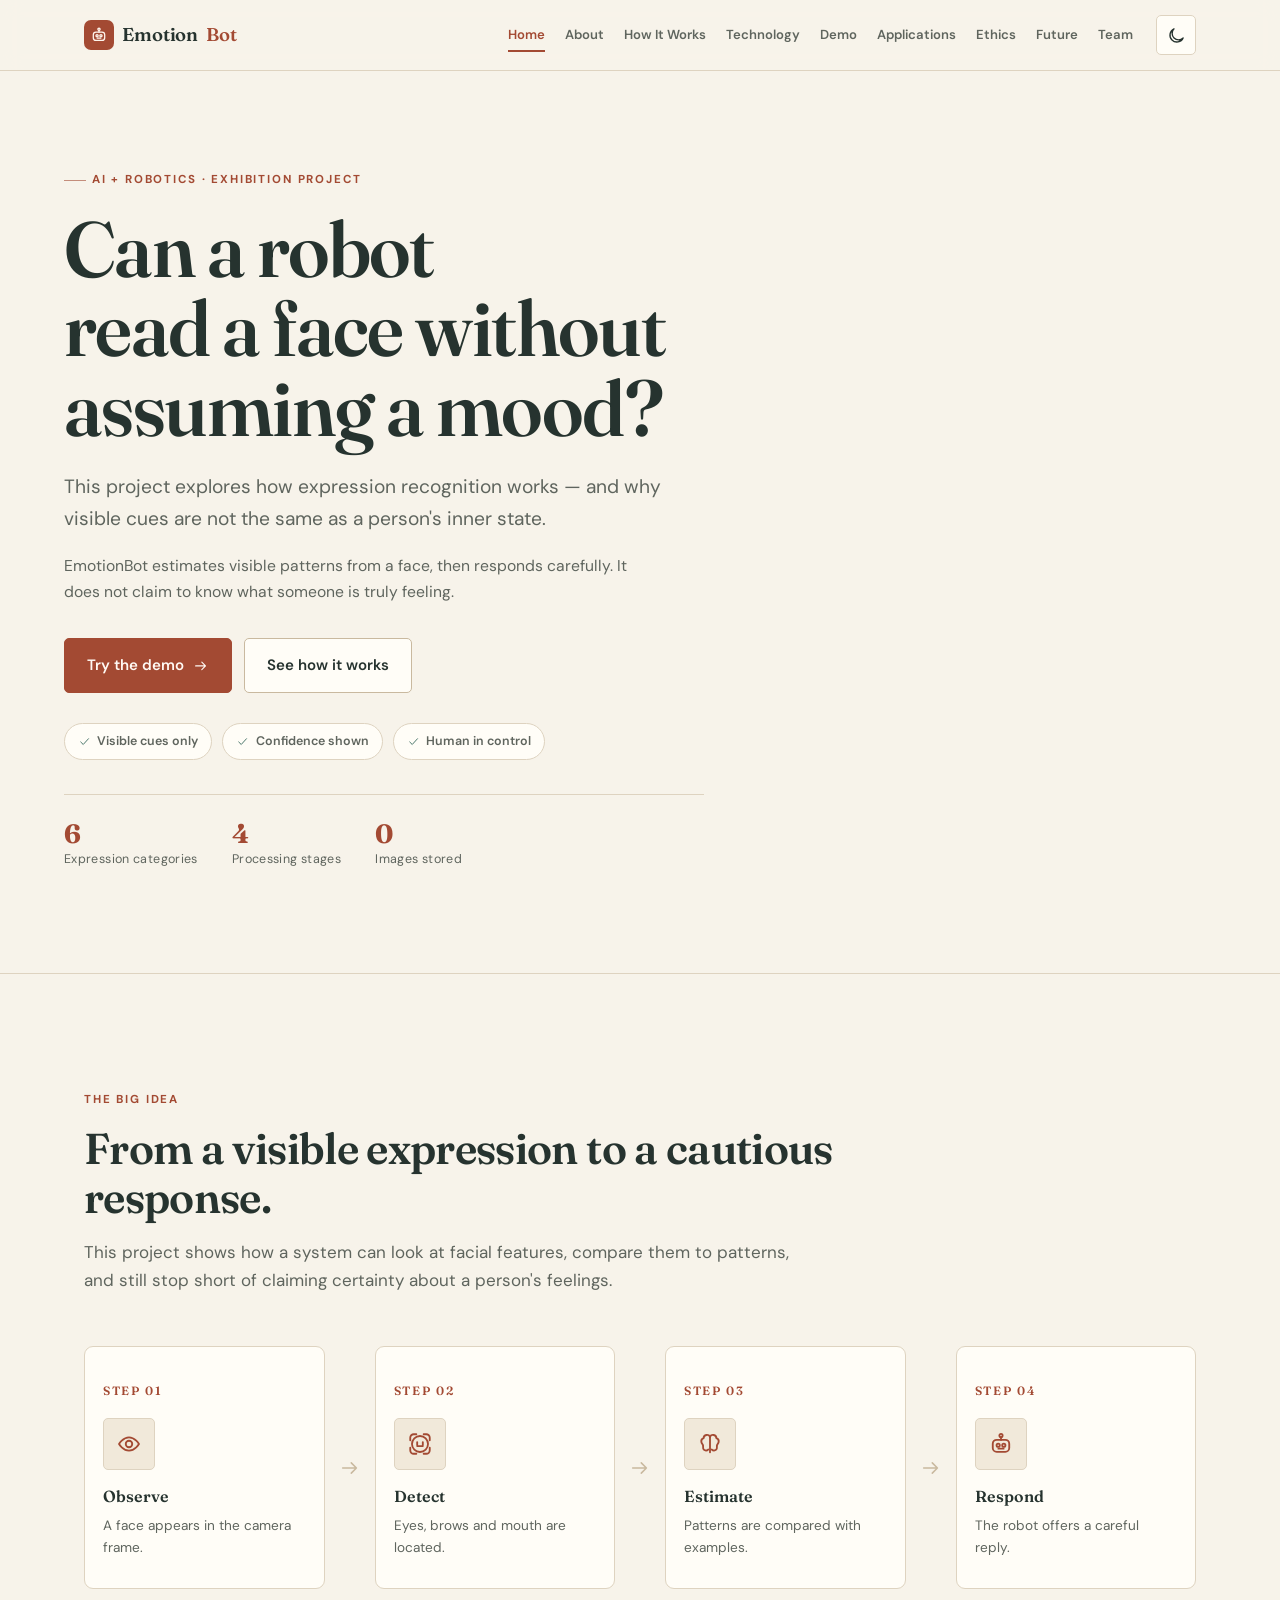
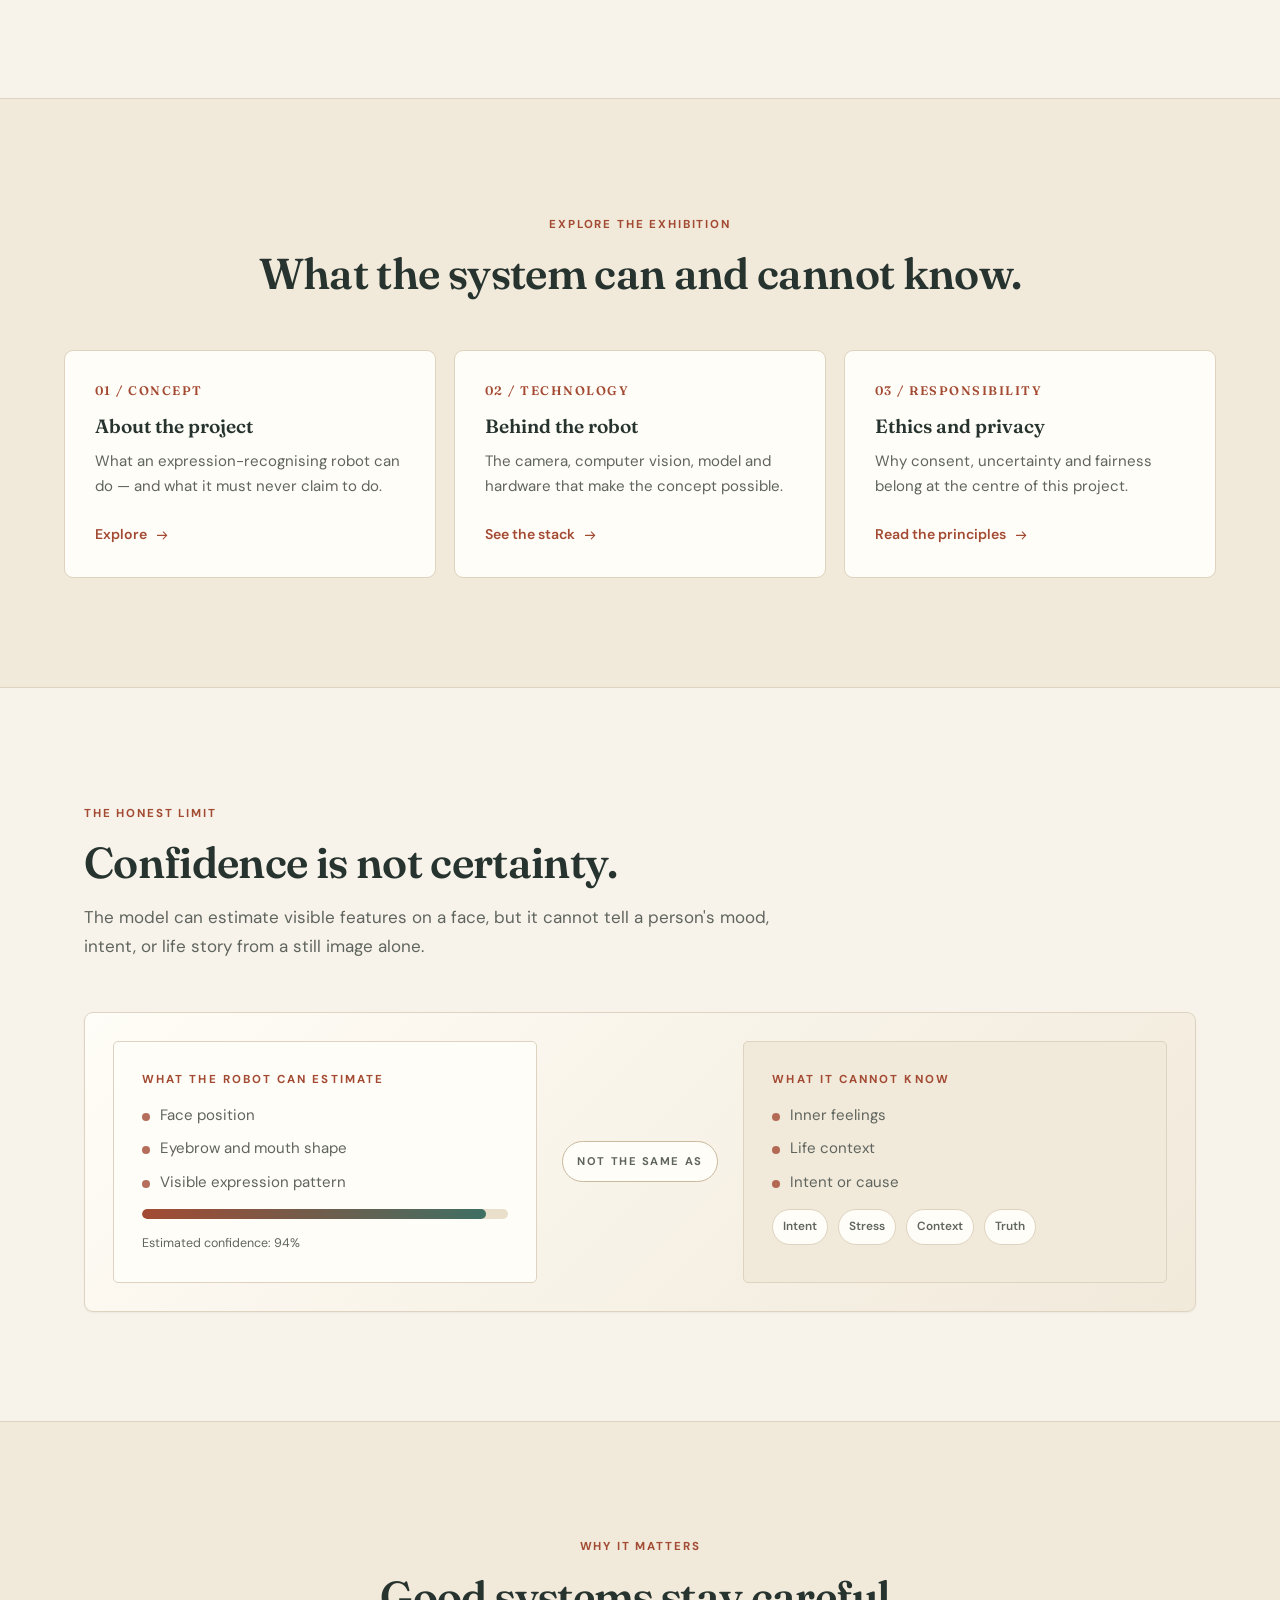
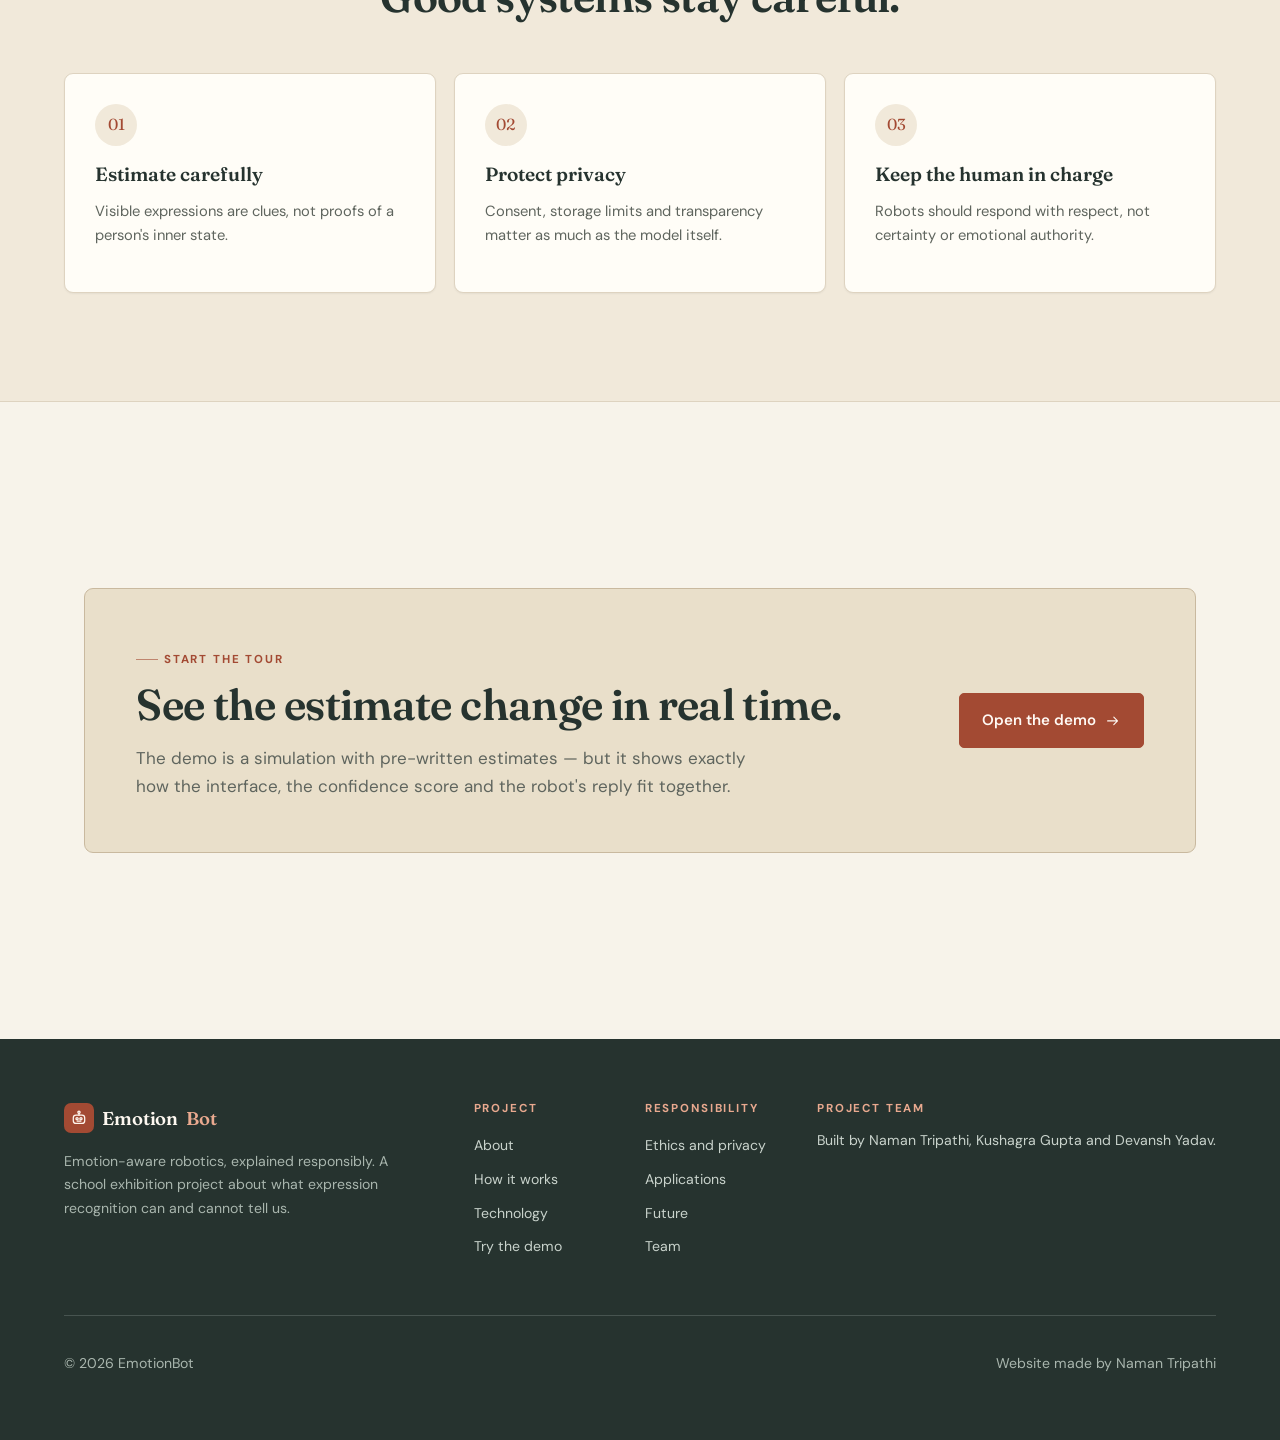
<file: index.html>
<!DOCTYPE html>
<html lang="en" class="no-js">
<head>
<meta charset="utf-8">
<meta name="viewport" content="width=device-width, initial-scale=1">
<title>EmotionBot — emotion-aware robotics, explained responsibly</title>
<meta name="description" content="An interactive school exhibition project exploring how computer vision estimates visible expression patterns — and why that estimate is never proof of how someone feels.">
<meta name="theme-color" content="#f7f3ea">
<meta name="color-scheme" content="light dark">
<meta property="og:type" content="website">
<meta property="og:site_name" content="EmotionBot">
<meta property="og:title" content="EmotionBot — emotion-aware robotics, explained responsibly">
<meta property="og:description" content="How a robot can notice a visible expression, estimate it carefully, and respond in a considerate way.">
<meta property="og:image" content="favicon.svg">
<link rel="icon" href="favicon.svg" type="image/svg+xml">
<link rel="apple-touch-icon" href="favicon.svg">
<link rel="preconnect" href="https://fonts.googleapis.com">
<link rel="preconnect" href="https://fonts.gstatic.com" crossorigin>
<link rel="stylesheet" href="https://fonts.googleapis.com/css2?family=DM+Sans:ital,opsz,wght@0,9..40,400;0,9..40,500;0,9..40,600;0,9..40,700&family=Fraunces:ital,opsz,wght@0,9..144,400;0,9..144,600;1,9..144,600&display=swap">
<script src="js/theme.js"></script>
<link rel="stylesheet" href="css/style.css">
</head>
<body>
<script src="js/icons.js"></script>
<a class="skip-link" href="#main">Skip to content</a>

<header class="navbar">
  <div class="navbar-inner">
    <a class="logo" href="index.html" aria-label="EmotionBot — home">
      <span class="logo-mark" aria-hidden="true"><svg class="icon"><use href="#i-robot"></use></svg></span>
      Emotion<b>Bot</b>
    </a>
    <nav class="site-nav" id="siteNav" data-nav aria-label="Main navigation">
      <a href="index.html" aria-current="page">Home</a>
      <a href="about.html">About</a>
      <a href="how-it-works.html">How It Works</a>
      <a href="technology.html">Technology</a>
      <a href="demo.html">Demo</a>
      <a href="applications.html">Applications</a>
      <a href="ethics.html">Ethics</a>
      <a href="future.html">Future</a>
      <a href="team.html">Team</a>
    </nav>
    <div class="nav-actions">
      <button class="icon-btn" type="button" data-theme-toggle aria-pressed="false" aria-label="Switch to dark theme" title="Switch to dark theme">
        <svg class="icon" aria-hidden="true"><use href="#i-moon"></use></svg>
      </button>
      <button class="icon-btn nav-toggle" type="button" data-nav-toggle aria-expanded="false" aria-controls="siteNav" aria-label="Open navigation menu">
        <svg class="icon" aria-hidden="true"><use href="#i-menu"></use></svg>
      </button>
    </div>
  </div>
</header>

<main id="main">
  <section class="hero">
    <div class="hero-copy">
      <span class="eyebrow">AI + robotics · exhibition project</span>
      <h1>Can a robot <em>read a face</em> without assuming a mood?</h1>
      <p class="lede">This project explores how expression recognition works — and why visible cues are not the same as a person's inner state.</p>
      <p class="hero-note">EmotionBot estimates visible patterns from a face, then responds carefully. It does not claim to know what someone is truly feeling.</p>
      <div class="actions">
        <a class="btn primary" href="demo.html">Try the demo <svg class="icon" aria-hidden="true"><use href="#i-arrow-right"></use></svg></a>
        <a class="btn" href="how-it-works.html">See how it works</a>
      </div>
      <div class="trust-row">
        <span class="chip"><svg class="icon" aria-hidden="true"><use href="#i-check"></use></svg>Visible cues only</span>
        <span class="chip"><svg class="icon" aria-hidden="true"><use href="#i-check"></use></svg>Confidence shown</span>
        <span class="chip"><svg class="icon" aria-hidden="true"><use href="#i-check"></use></svg>Human in control</span>
      </div>
      <dl class="hero-meta">
        <div><dt>Expression categories</dt><dd><b>6</b></dd></div>
        <div><dt>Processing stages</dt><dd><b>4</b></dd></div>
        <div><dt>Images stored</dt><dd><b>0</b></dd></div>
      </dl>
    </div>
  </section>

  <section class="section">
    <div class="section-heading reveal">
      <span class="eyebrow">The big idea</span>
      <h2>From a visible expression to a <em>cautious response.</em></h2>
      <p>This project shows how a system can look at facial features, compare them to patterns, and still stop short of claiming certainty about a person's feelings.</p>
    </div>
    <div class="flow reveal">
      <article class="flow-item">
        <span class="step-no">STEP 01</span>
        <span class="icon-tile" aria-hidden="true"><svg class="icon"><use href="#i-eye"></use></svg></span>
        <h3>Observe</h3>
        <p>A face appears in the camera frame.</p>
      </article>
      <div class="flow-arrow" aria-hidden="true"><svg class="icon"><use href="#i-arrow-right"></use></svg></div>
      <article class="flow-item">
        <span class="step-no">STEP 02</span>
        <span class="icon-tile" aria-hidden="true"><svg class="icon"><use href="#i-scan"></use></svg></span>
        <h3>Detect</h3>
        <p>Eyes, brows and mouth are located.</p>
      </article>
      <div class="flow-arrow" aria-hidden="true"><svg class="icon"><use href="#i-arrow-right"></use></svg></div>
      <article class="flow-item">
        <span class="step-no">STEP 03</span>
        <span class="icon-tile" aria-hidden="true"><svg class="icon"><use href="#i-brain"></use></svg></span>
        <h3>Estimate</h3>
        <p>Patterns are compared with examples.</p>
      </article>
      <div class="flow-arrow" aria-hidden="true"><svg class="icon"><use href="#i-arrow-right"></use></svg></div>
      <article class="flow-item">
        <span class="step-no">STEP 04</span>
        <span class="icon-tile" aria-hidden="true"><svg class="icon"><use href="#i-robot"></use></svg></span>
        <h3>Respond</h3>
        <p>The robot offers a careful reply.</p>
      </article>
    </div>
  </section>

  <section class="section tinted">
    <div class="section-heading center reveal">
      <span class="eyebrow">Explore the exhibition</span>
      <h2>What the system can and <em>cannot</em> know.</h2>
    </div>
    <div class="grid cols-3">
      <a class="card reveal" href="about.html">
        <span class="num">01 / Concept</span>
        <h3>About the project</h3>
        <p>What an expression-recognising robot can do — and what it must never claim to do.</p>
        <span class="learn">Explore <svg class="icon" aria-hidden="true"><use href="#i-arrow-right"></use></svg></span>
      </a>
      <a class="card reveal" href="technology.html">
        <span class="num">02 / Technology</span>
        <h3>Behind the robot</h3>
        <p>The camera, computer vision, model and hardware that make the concept possible.</p>
        <span class="learn">See the stack <svg class="icon" aria-hidden="true"><use href="#i-arrow-right"></use></svg></span>
      </a>
      <a class="card reveal" href="ethics.html">
        <span class="num">03 / Responsibility</span>
        <h3>Ethics and privacy</h3>
        <p>Why consent, uncertainty and fairness belong at the centre of this project.</p>
        <span class="learn">Read the principles <svg class="icon" aria-hidden="true"><use href="#i-arrow-right"></use></svg></span>
      </a>
    </div>
  </section>

  <section class="section">
    <div class="section-heading reveal">
      <span class="eyebrow">The honest limit</span>
      <h2>Confidence is not <em>certainty.</em></h2>
      <p>The model can estimate visible features on a face, but it cannot tell a person's mood, intent, or life story from a still image alone.</p>
    </div>

    <div class="uncertainty-panel reveal">
      <div class="signal-card">
        <span class="signal-label">What the robot can estimate</span>
        <ul>
          <li>Face position</li>
          <li>Eyebrow and mouth shape</li>
          <li>Visible expression pattern</li>
        </ul>
        <div class="confidence-meter" aria-label="94 percent confidence">
          <span style="width:94%"></span>
        </div>
        <small>Estimated confidence: 94%</small>
      </div>

      <div class="signal-divider" aria-hidden="true">
        <span>Not the same as</span>
      </div>

      <div class="signal-card muted">
        <span class="signal-label">What it cannot know</span>
        <ul>
          <li>Inner feelings</li>
          <li>Life context</li>
          <li>Intent or cause</li>
        </ul>
        <div class="meta-tags" aria-label="Unknowns">
          <span>Intent</span>
          <span>Stress</span>
          <span>Context</span>
          <span>Truth</span>
        </div>
      </div>
    </div>
  </section>

  <section class="section tinted">
    <div class="section-heading center reveal">
      <span class="eyebrow">Why it matters</span>
      <h2>Good systems stay <em>careful.</em></h2>
    </div>
    <div class="insight-strip reveal">
      <article class="insight-card">
        <span class="num">01</span>
        <h3>Estimate carefully</h3>
        <p>Visible expressions are clues, not proofs of a person's inner state.</p>
      </article>
      <article class="insight-card">
        <span class="num">02</span>
        <h3>Protect privacy</h3>
        <p>Consent, storage limits and transparency matter as much as the model itself.</p>
      </article>
      <article class="insight-card">
        <span class="num">03</span>
        <h3>Keep the human in charge</h3>
        <p>Robots should respond with respect, not certainty or emotional authority.</p>
      </article>
    </div>
  </section>

  <section class="section">
    <div class="cta reveal">
      <div>
        <span class="eyebrow">Start the tour</span>
        <h2>See the estimate <em>change in real time.</em></h2>
        <p>The demo is a simulation with pre-written estimates — but it shows exactly how the interface, the confidence score and the robot's reply fit together.</p>
      </div>
      <a class="btn primary" href="demo.html">Open the demo <svg class="icon" aria-hidden="true"><use href="#i-arrow-right"></use></svg></a>
    </div>
  </section>
</main>

<footer class="site-footer">
  <div class="footer-inner">
    <div>
      <a class="logo" href="index.html">
        <span class="logo-mark" aria-hidden="true"><svg class="icon"><use href="#i-robot"></use></svg></span>
        Emotion<b>Bot</b>
      </a>
      <p>Emotion-aware robotics, explained responsibly. A school exhibition project about what expression recognition can and cannot tell us.</p>
    </div>
    <div class="footer-col">
      <h2>Project</h2>
      <a href="about.html">About</a>
      <a href="how-it-works.html">How it works</a>
      <a href="technology.html">Technology</a>
      <a href="demo.html">Try the demo</a>
    </div>
    <div class="footer-col">
      <h2>Responsibility</h2>
      <a href="ethics.html">Ethics and privacy</a>
      <a href="applications.html">Applications</a>
      <a href="future.html">Future</a>
      <a href="team.html">Team</a>
    </div>
    <div class="footer-col">
      <h2>Project team</h2>
      <address>Built by Naman Tripathi, Kushagra Gupta and Devansh Yadav.</address>
    </div>
  </div>
  <div class="footer-bottom">
    <p>© <span data-year>2026</span> EmotionBot</p>
    <p>Website made by Naman Tripathi</p>
  </div>
</footer>

<button id="topBtn" class="top-btn" type="button" aria-label="Back to top">
  <svg class="icon" aria-hidden="true"><use href="#i-arrow-up"></use></svg>
</button>
<script src="js/script.js"></script>
</body>
</html>
</file>
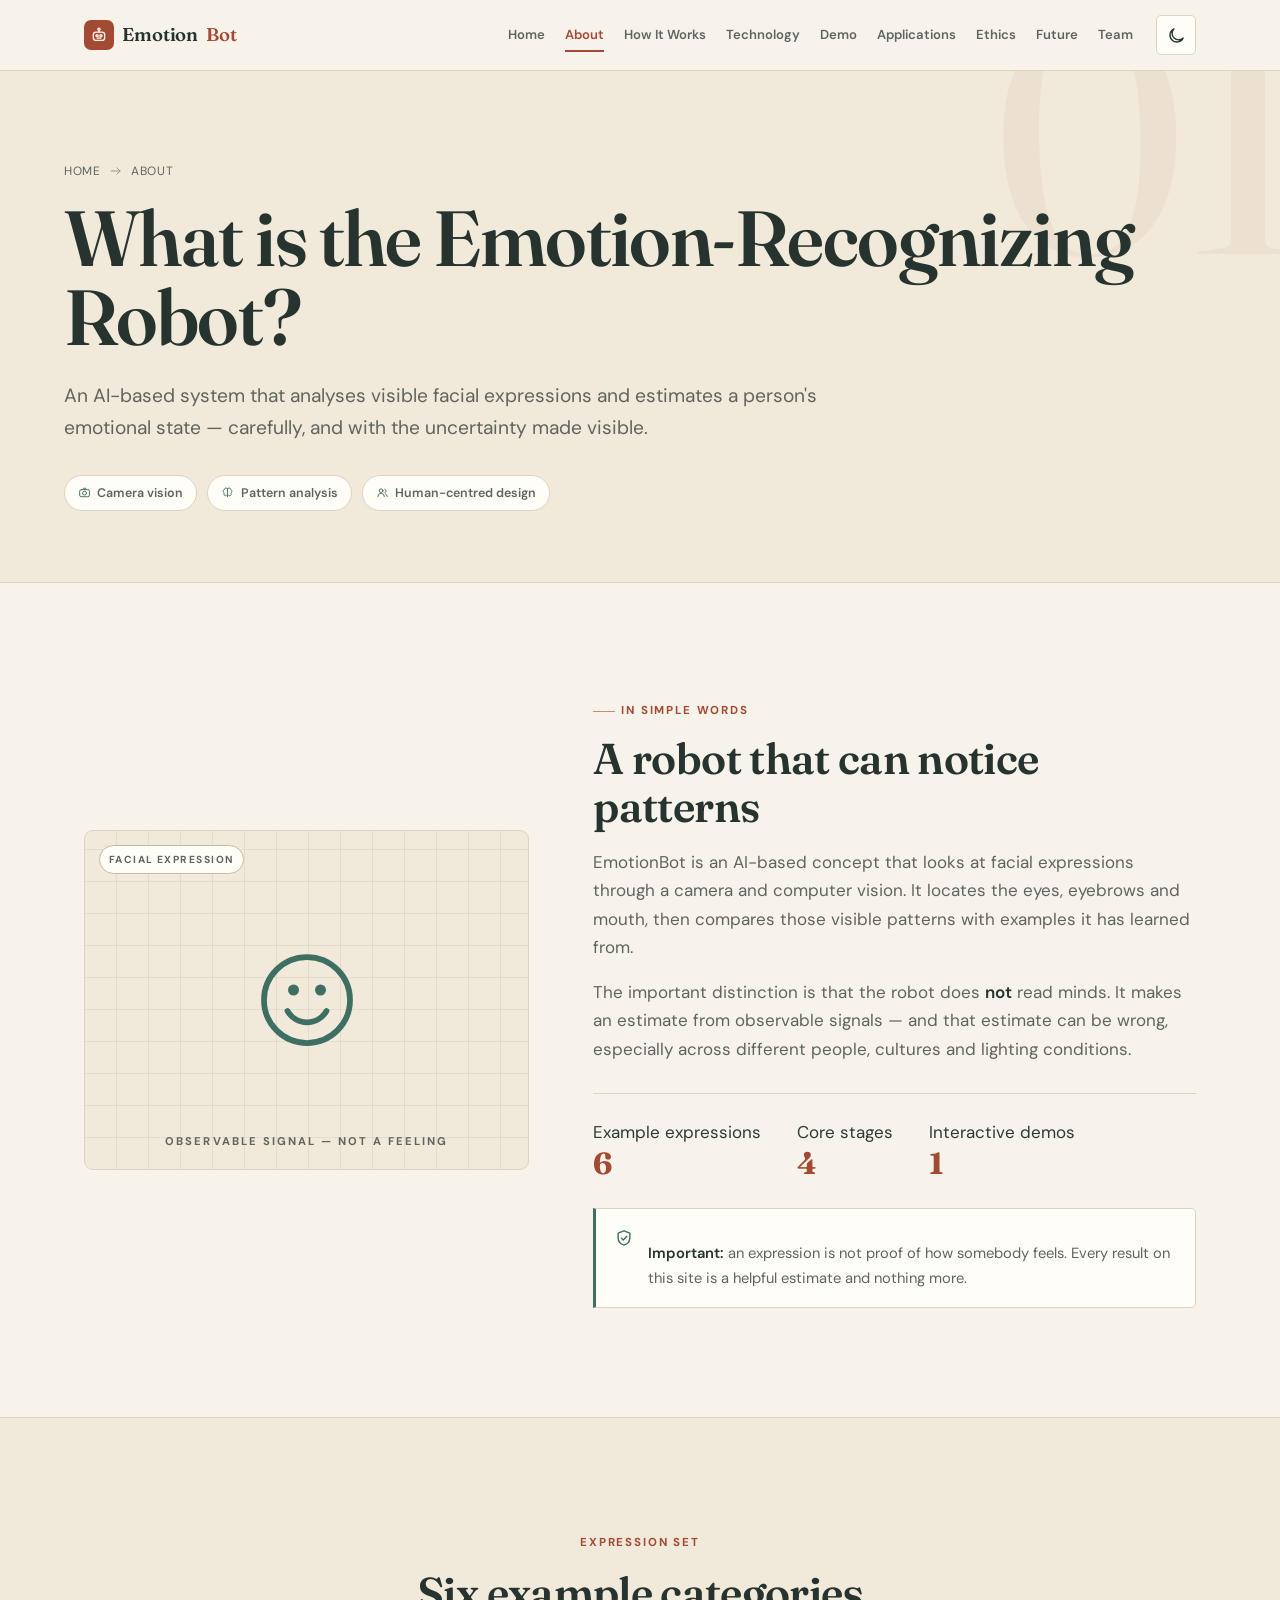
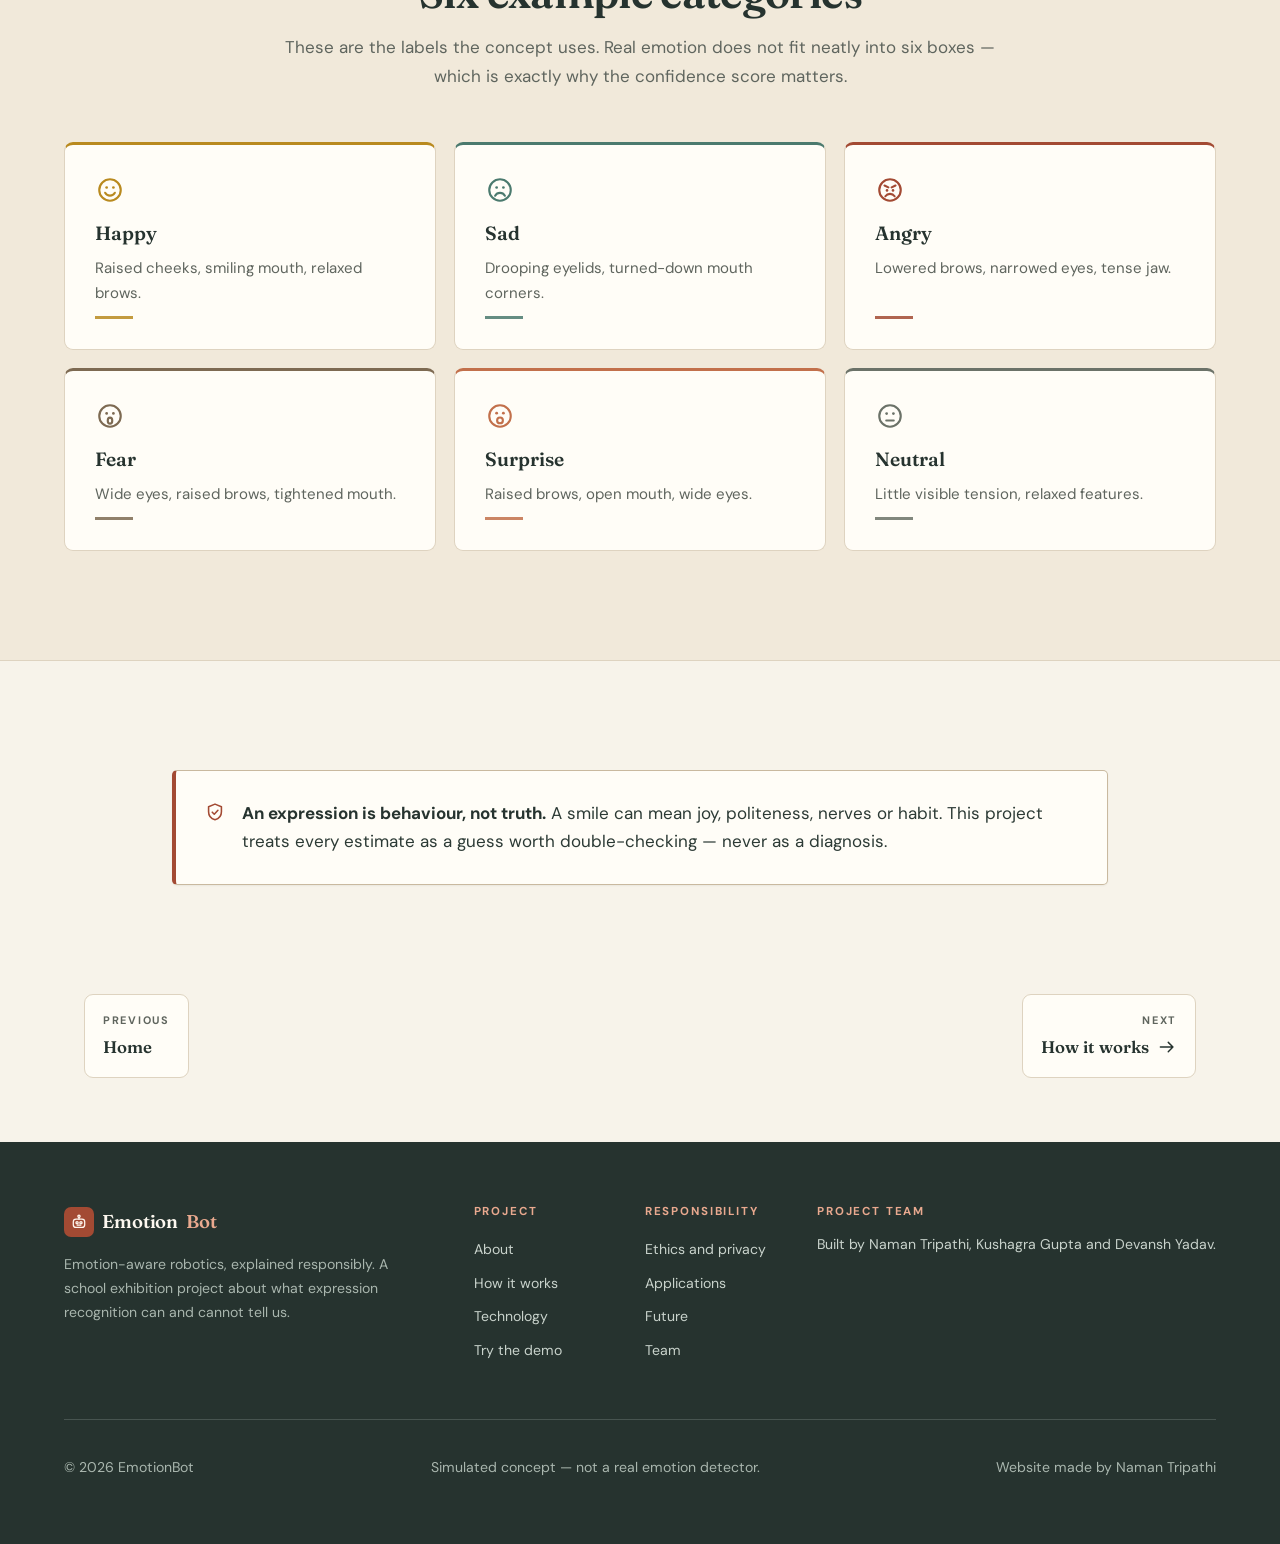
<file: about.html>
<!DOCTYPE html>
<html lang="en" class="no-js">
<head>
<meta charset="utf-8">
<meta name="viewport" content="width=device-width, initial-scale=1">
<title>About the project | EmotionBot</title>
<meta name="description" content="What an emotion-recognising robot actually does: it analyses visible facial expressions, estimates a category, and never claims to read someone's mind.">
<meta name="theme-color" content="#f7f3ea">
<meta name="color-scheme" content="light dark">
<meta property="og:type" content="article">
<meta property="og:site_name" content="EmotionBot">
<meta property="og:title" content="About the project | EmotionBot">
<meta property="og:description" content="An AI system that estimates emotion from visible expression patterns — and the limits that come with that.">
<meta property="og:image" content="favicon.svg">
<link rel="icon" href="favicon.svg" type="image/svg+xml">
<link rel="apple-touch-icon" href="favicon.svg">
<link rel="preconnect" href="https://fonts.googleapis.com">
<link rel="preconnect" href="https://fonts.gstatic.com" crossorigin>
<link rel="stylesheet" href="https://fonts.googleapis.com/css2?family=DM+Sans:ital,opsz,wght@0,9..40,400;0,9..40,500;0,9..40,600;0,9..40,700&family=Fraunces:ital,opsz,wght@0,9..144,400;0,9..144,600;1,9..144,600&display=swap">
<script src="js/theme.js"></script>
<link rel="stylesheet" href="css/style.css">
</head>
<body>
<script src="js/icons.js"></script>
<a class="skip-link" href="#main">Skip to content</a>

<header class="navbar">
  <div class="navbar-inner">
    <a class="logo" href="index.html" aria-label="EmotionBot — home">
      <span class="logo-mark" aria-hidden="true"><svg class="icon"><use href="#i-robot"></use></svg></span>
      Emotion<b>Bot</b>
    </a>
    <nav class="site-nav" id="siteNav" data-nav aria-label="Main navigation">
      <a href="index.html">Home</a>
      <a href="about.html" aria-current="page">About</a>
      <a href="how-it-works.html">How It Works</a>
      <a href="technology.html">Technology</a>
      <a href="demo.html">Demo</a>
      <a href="applications.html">Applications</a>
      <a href="ethics.html">Ethics</a>
      <a href="future.html">Future</a>
      <a href="team.html">Team</a>
    </nav>
    <div class="nav-actions">
      <button class="icon-btn" type="button" data-theme-toggle aria-pressed="false" aria-label="Switch to dark theme" title="Switch to dark theme">
        <svg class="icon" aria-hidden="true"><use href="#i-moon"></use></svg>
      </button>
      <button class="icon-btn nav-toggle" type="button" data-nav-toggle aria-expanded="false" aria-controls="siteNav" aria-label="Open navigation menu">
        <svg class="icon" aria-hidden="true"><use href="#i-menu"></use></svg>
      </button>
    </div>
  </div>
</header>

<main id="main">
  <section class="page-hero">
    <span class="page-hero-decoration" aria-hidden="true">01</span>
    <div class="page-hero-inner">
      <nav class="crumbs" aria-label="Breadcrumb">
        <a href="index.html">Home</a>
        <svg class="icon" aria-hidden="true"><use href="#i-arrow-right"></use></svg>
        <span>About</span>
      </nav>
      <h1>What is the <em>Emotion-Recognizing Robot?</em></h1>
      <p class="lede">An AI-based system that analyses visible facial expressions and estimates a person's emotional state — carefully, and with the uncertainty made visible.</p>
      <div class="hero-badges">
        <span class="chip"><svg class="icon" aria-hidden="true"><use href="#i-camera"></use></svg>Camera vision</span>
        <span class="chip"><svg class="icon" aria-hidden="true"><use href="#i-brain"></use></svg>Pattern analysis</span>
        <span class="chip"><svg class="icon" aria-hidden="true"><use href="#i-users"></use></svg>Human-centred design</span>
      </div>
    </div>
  </section>

  <section class="section">
    <div class="two-col narrow-first">
      <div class="figure-panel reveal" aria-hidden="true">
        <span class="corner-tag">Facial expression</span>
        <svg class="icon"><use href="#i-face-happy"></use></svg>
        <span class="figure-label">Observable signal — not a feeling</span>
      </div>
      <div class="content reveal">
        <span class="eyebrow">In simple words</span>
        <h2>A robot that can <em>notice patterns</em></h2>
        <p>EmotionBot is an AI-based concept that looks at facial expressions through a camera and computer vision. It locates the eyes, eyebrows and mouth, then compares those visible patterns with examples it has learned from.</p>
        <p>The important distinction is that the robot does <strong>not</strong> read minds. It makes an estimate from observable signals — and that estimate can be wrong, especially across different people, cultures and lighting conditions.</p>
        <dl class="mini-stats">
          <div><dt>Example expressions</dt><dd><b>6</b></dd></div>
          <div><dt>Core stages</dt><dd><b>4</b></dd></div>
          <div><dt>Interactive demos</dt><dd><b>1</b></dd></div>
        </dl>
        <aside class="note">
          <svg class="icon" aria-hidden="true"><use href="#i-shield"></use></svg>
          <p><strong>Important:</strong> an expression is not proof of how somebody feels. Every result on this site is a helpful estimate and nothing more.</p>
        </aside>
      </div>
    </div>
  </section>

  <section class="section tinted">
    <div class="section-heading center reveal">
      <span class="eyebrow">Expression set</span>
      <h2>Six example <em>categories</em></h2>
      <p>These are the labels the concept uses. Real emotion does not fit neatly into six boxes — which is exactly why the confidence score matters.</p>
    </div>
    <div class="grid cols-3">
      <article class="card emotion-card accent-top emo-happy reveal">
        <span class="card-icon" aria-hidden="true"><svg class="icon"><use href="#i-face-happy"></use></svg></span>
        <h3>Happy</h3>
        <p>Raised cheeks, smiling mouth, relaxed brows.</p>
        <span class="accent-rule" aria-hidden="true"></span>
      </article>
      <article class="card emotion-card accent-top emo-sad reveal">
        <span class="card-icon" aria-hidden="true"><svg class="icon"><use href="#i-face-sad"></use></svg></span>
        <h3>Sad</h3>
        <p>Drooping eyelids, turned-down mouth corners.</p>
        <span class="accent-rule" aria-hidden="true"></span>
      </article>
      <article class="card emotion-card accent-top emo-angry reveal">
        <span class="card-icon" aria-hidden="true"><svg class="icon"><use href="#i-face-angry"></use></svg></span>
        <h3>Angry</h3>
        <p>Lowered brows, narrowed eyes, tense jaw.</p>
        <span class="accent-rule" aria-hidden="true"></span>
      </article>
      <article class="card emotion-card accent-top emo-fear reveal">
        <span class="card-icon" aria-hidden="true"><svg class="icon"><use href="#i-face-fear"></use></svg></span>
        <h3>Fear</h3>
        <p>Wide eyes, raised brows, tightened mouth.</p>
        <span class="accent-rule" aria-hidden="true"></span>
      </article>
      <article class="card emotion-card accent-top emo-surprise reveal">
        <span class="card-icon" aria-hidden="true"><svg class="icon"><use href="#i-face-surprise"></use></svg></span>
        <h3>Surprise</h3>
        <p>Raised brows, open mouth, wide eyes.</p>
        <span class="accent-rule" aria-hidden="true"></span>
      </article>
      <article class="card emotion-card accent-top emo-neutral reveal">
        <span class="card-icon" aria-hidden="true"><svg class="icon"><use href="#i-face-neutral"></use></svg></span>
        <h3>Neutral</h3>
        <p>Little visible tension, relaxed features.</p>
        <span class="accent-rule" aria-hidden="true"></span>
      </article>
    </div>
  </section>

  <section class="section">
    <div class="callout reveal">
      <svg class="icon" aria-hidden="true"><use href="#i-shield"></use></svg>
      <p><b>An expression is behaviour, not truth.</b> A smile can mean joy, politeness, nerves or habit. This project treats every estimate as a guess worth double-checking — never as a diagnosis.</p>
    </div>
  </section>

  <nav class="pager" aria-label="Page navigation">
    <a href="index.html">
      <span>Previous</span>
      <b>Home</b>
    </a>
    <a class="next" href="how-it-works.html">
      <span>Next</span>
      <b class="row">How it works<svg class="icon" aria-hidden="true"><use href="#i-arrow-right"></use></svg></b>
    </a>
  </nav>
</main>

<footer class="site-footer">
  <div class="footer-inner">
    <div>
      <a class="logo" href="index.html">
        <span class="logo-mark" aria-hidden="true"><svg class="icon"><use href="#i-robot"></use></svg></span>
        Emotion<b>Bot</b>
      </a>
      <p>Emotion-aware robotics, explained responsibly. A school exhibition project about what expression recognition can and cannot tell us.</p>
    </div>
    <div class="footer-col">
      <h2>Project</h2>
      <a href="about.html">About</a>
      <a href="how-it-works.html">How it works</a>
      <a href="technology.html">Technology</a>
      <a href="demo.html">Try the demo</a>
    </div>
    <div class="footer-col">
      <h2>Responsibility</h2>
      <a href="ethics.html">Ethics and privacy</a>
      <a href="applications.html">Applications</a>
      <a href="future.html">Future</a>
      <a href="team.html">Team</a>
    </div>
    <div class="footer-col">
      <h2>Project team</h2>
      <address>Built by Naman Tripathi, Kushagra Gupta and Devansh Yadav.</address>
    </div>
  </div>
  <div class="footer-bottom">
    <p>© <span data-year>2026</span> EmotionBot</p>
    <p>Simulated concept — not a real emotion detector.</p>
    <p>Website made by Naman Tripathi</p>
  </div>
</footer>

<button id="topBtn" class="top-btn" type="button" aria-label="Back to top">
  <svg class="icon" aria-hidden="true"><use href="#i-arrow-up"></use></svg>
</button>
<script src="js/script.js"></script>
</body>
</html>
</file>
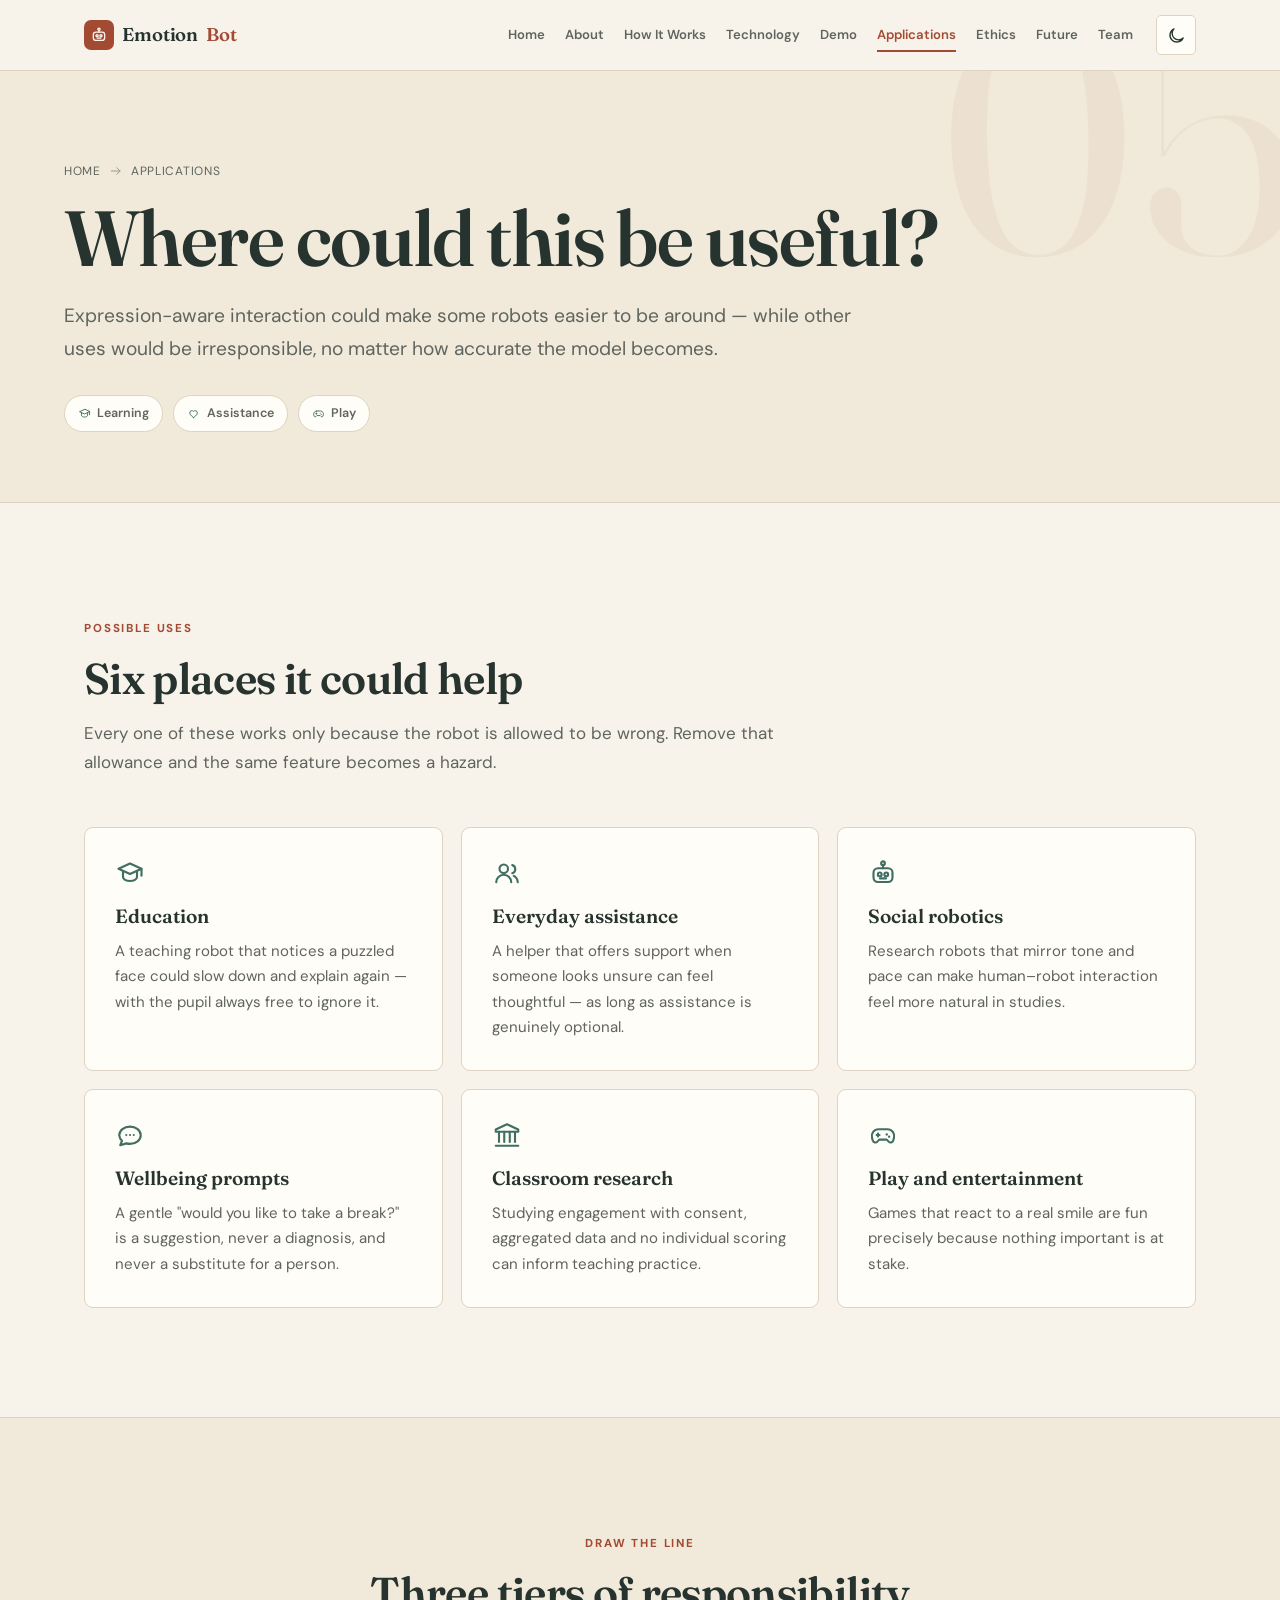
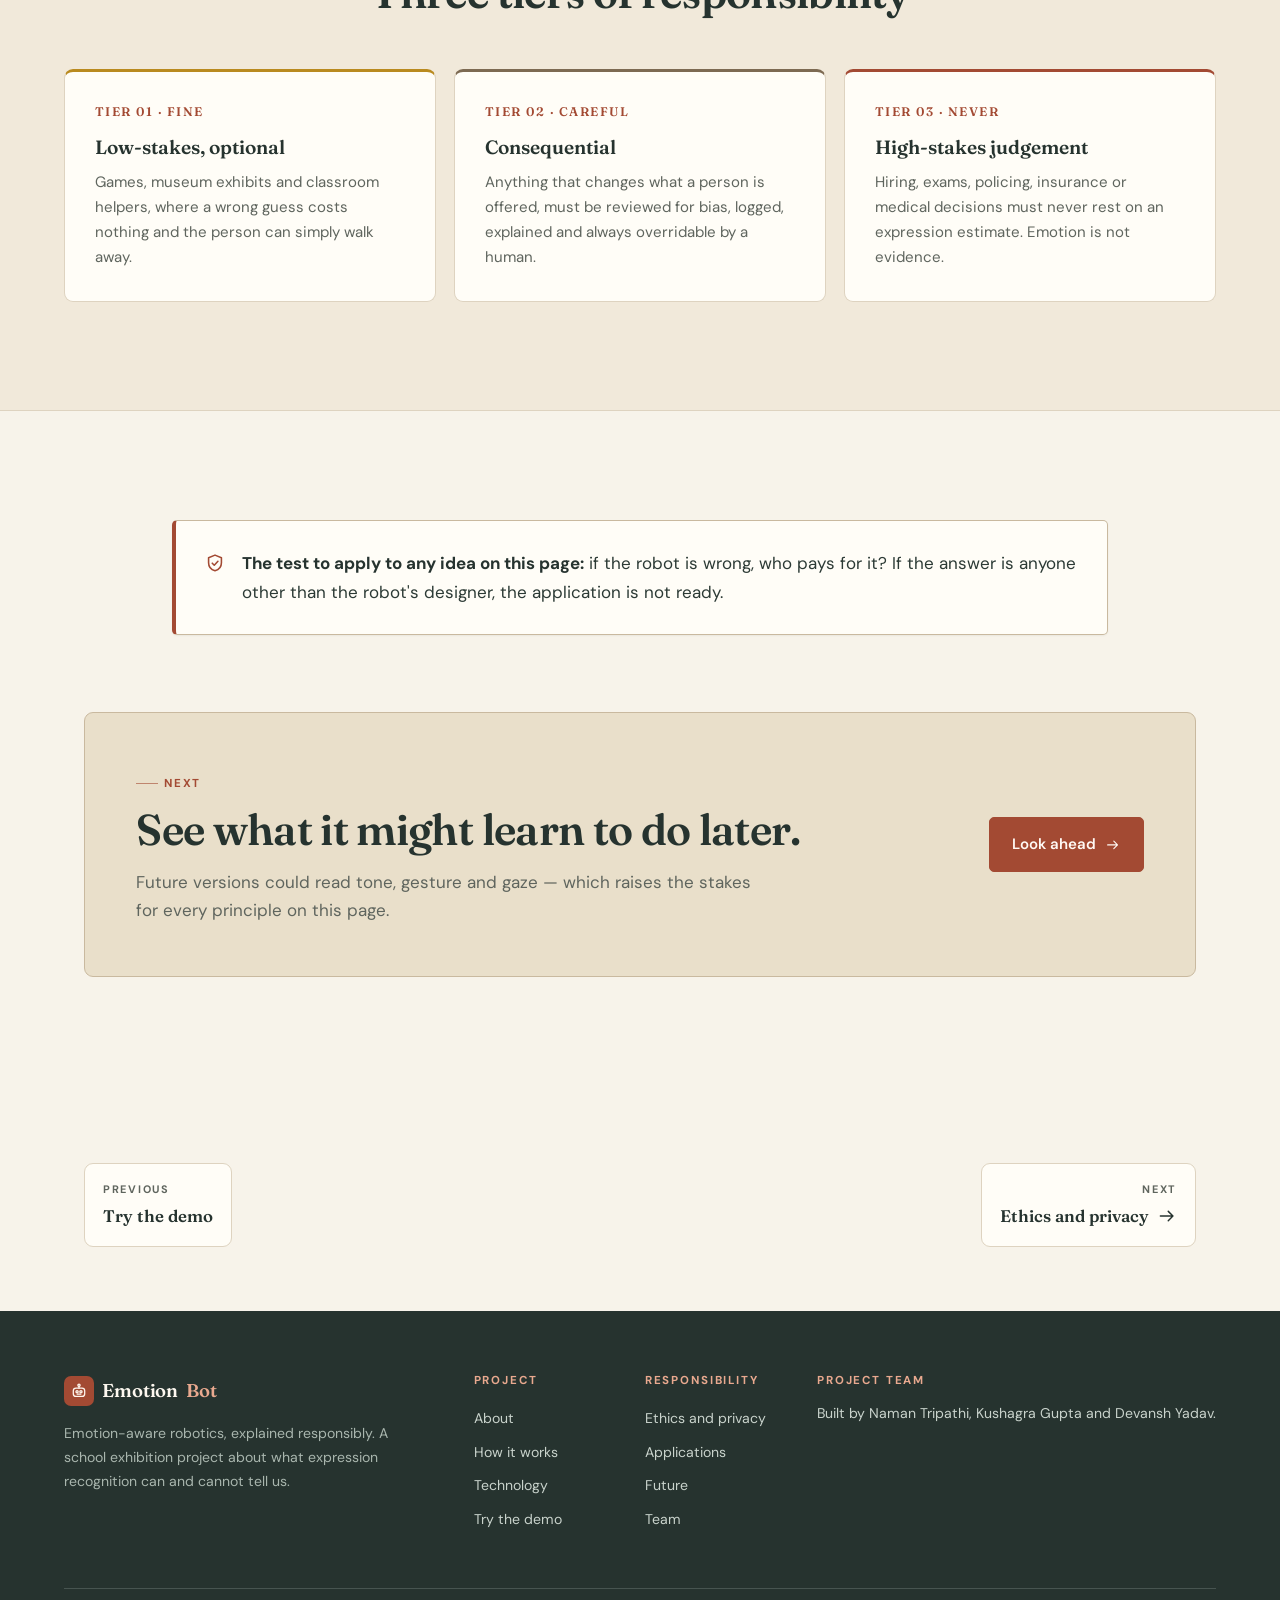
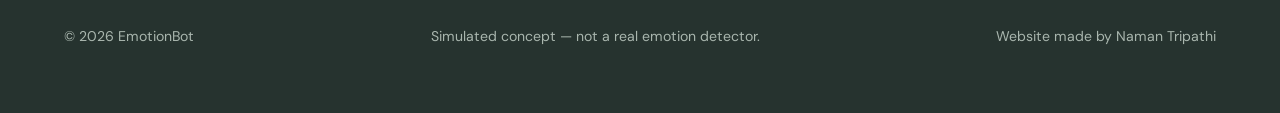
<file: applications.html>
<!DOCTYPE html>
<html lang="en" class="no-js">
<head>
<meta charset="utf-8">
<meta name="viewport" content="width=device-width, initial-scale=1">
<title>Applications | EmotionBot</title>
<meta name="description" content="Where expression-aware interaction could help — and the places it must never be used to judge people.">
<meta name="theme-color" content="#f7f3ea">
<meta name="color-scheme" content="light dark">
<meta property="og:type" content="article">
<meta property="og:site_name" content="EmotionBot">
<meta property="og:title" content="Applications | EmotionBot">
<meta property="og:description" content="Education, assistance, social robots and entertainment — with an honest list of what this technology should never decide.">
<meta property="og:image" content="favicon.svg">
<link rel="icon" href="favicon.svg" type="image/svg+xml">
<link rel="apple-touch-icon" href="favicon.svg">
<link rel="preconnect" href="https://fonts.googleapis.com">
<link rel="preconnect" href="https://fonts.gstatic.com" crossorigin>
<link rel="stylesheet" href="https://fonts.googleapis.com/css2?family=DM+Sans:ital,opsz,wght@0,9..40,400;0,9..40,500;0,9..40,600;0,9..40,700&family=Fraunces:ital,opsz,wght@0,9..144,400;0,9..144,600;1,9..144,600&display=swap">
<script src="js/theme.js"></script>
<link rel="stylesheet" href="css/style.css">
</head>
<body>
<script src="js/icons.js"></script>
<a class="skip-link" href="#main">Skip to content</a>

<header class="navbar">
  <div class="navbar-inner">
    <a class="logo" href="index.html" aria-label="EmotionBot — home">
      <span class="logo-mark" aria-hidden="true"><svg class="icon"><use href="#i-robot"></use></svg></span>
      Emotion<b>Bot</b>
    </a>
    <nav class="site-nav" id="siteNav" data-nav aria-label="Main navigation">
      <a href="index.html">Home</a>
      <a href="about.html">About</a>
      <a href="how-it-works.html">How It Works</a>
      <a href="technology.html">Technology</a>
      <a href="demo.html">Demo</a>
      <a href="applications.html" aria-current="page">Applications</a>
      <a href="ethics.html">Ethics</a>
      <a href="future.html">Future</a>
      <a href="team.html">Team</a>
    </nav>
    <div class="nav-actions">
      <button class="icon-btn" type="button" data-theme-toggle aria-pressed="false" aria-label="Switch to dark theme" title="Switch to dark theme">
        <svg class="icon" aria-hidden="true"><use href="#i-moon"></use></svg>
      </button>
      <button class="icon-btn nav-toggle" type="button" data-nav-toggle aria-expanded="false" aria-controls="siteNav" aria-label="Open navigation menu">
        <svg class="icon" aria-hidden="true"><use href="#i-menu"></use></svg>
      </button>
    </div>
  </div>
</header>

<main id="main">
  <section class="page-hero">
    <span class="page-hero-decoration" aria-hidden="true">05</span>
    <div class="page-hero-inner">
      <nav class="crumbs" aria-label="Breadcrumb">
        <a href="index.html">Home</a>
        <svg class="icon" aria-hidden="true"><use href="#i-arrow-right"></use></svg>
        <span>Applications</span>
      </nav>
      <h1>Where could this <em>be useful?</em></h1>
      <p class="lede">Expression-aware interaction could make some robots easier to be around — while other uses would be irresponsible, no matter how accurate the model becomes.</p>
      <div class="hero-badges">
        <span class="chip"><svg class="icon" aria-hidden="true"><use href="#i-graduation"></use></svg>Learning</span>
        <span class="chip"><svg class="icon" aria-hidden="true"><use href="#i-heart"></use></svg>Assistance</span>
        <span class="chip"><svg class="icon" aria-hidden="true"><use href="#i-gamepad"></use></svg>Play</span>
      </div>
    </div>
  </section>

  <section class="section">
    <div class="section-heading reveal">
      <span class="eyebrow">Possible uses</span>
      <h2>Six places it could <em>help</em></h2>
      <p>Every one of these works only because the robot is allowed to be wrong. Remove that allowance and the same feature becomes a hazard.</p>
    </div>
    <div class="grid cols-3">
      <article class="card reveal">
        <span class="card-icon" aria-hidden="true"><svg class="icon"><use href="#i-graduation"></use></svg></span>
        <h3>Education</h3>
        <p>A teaching robot that notices a puzzled face could slow down and explain again — with the pupil always free to ignore it.</p>
      </article>
      <article class="card reveal">
        <span class="card-icon" aria-hidden="true"><svg class="icon"><use href="#i-users"></use></svg></span>
        <h3>Everyday assistance</h3>
        <p>A helper that offers support when someone looks unsure can feel thoughtful — as long as assistance is genuinely optional.</p>
      </article>
      <article class="card reveal">
        <span class="card-icon" aria-hidden="true"><svg class="icon"><use href="#i-robot"></use></svg></span>
        <h3>Social robotics</h3>
        <p>Research robots that mirror tone and pace can make human–robot interaction feel more natural in studies.</p>
      </article>
      <article class="card reveal">
        <span class="card-icon" aria-hidden="true"><svg class="icon"><use href="#i-chat"></use></svg></span>
        <h3>Wellbeing prompts</h3>
        <p>A gentle "would you like to take a break?" is a suggestion, never a diagnosis, and never a substitute for a person.</p>
      </article>
      <article class="card reveal">
        <span class="card-icon" aria-hidden="true"><svg class="icon"><use href="#i-school"></use></svg></span>
        <h3>Classroom research</h3>
        <p>Studying engagement with consent, aggregated data and no individual scoring can inform teaching practice.</p>
      </article>
      <article class="card reveal">
        <span class="card-icon" aria-hidden="true"><svg class="icon"><use href="#i-gamepad"></use></svg></span>
        <h3>Play and entertainment</h3>
        <p>Games that react to a real smile are fun precisely because nothing important is at stake.</p>
      </article>
    </div>
  </section>

  <section class="section tinted">
    <div class="section-heading center reveal">
      <span class="eyebrow">Draw the line</span>
      <h2>Three tiers of <em>responsibility</em></h2>
    </div>
    <div class="grid cols-3">
      <article class="card accent-top emo-happy reveal">
        <span class="num">Tier 01 · Fine</span>
        <h3>Low-stakes, optional</h3>
        <p>Games, museum exhibits and classroom helpers, where a wrong guess costs nothing and the person can simply walk away.</p>
      </article>
      <article class="card accent-top emo-fear reveal">
        <span class="num">Tier 02 · Careful</span>
        <h3>Consequential</h3>
        <p>Anything that changes what a person is offered, must be reviewed for bias, logged, explained and always overridable by a human.</p>
      </article>
      <article class="card accent-top emo-angry reveal">
        <span class="num">Tier 03 · Never</span>
        <h3>High-stakes judgement</h3>
        <p>Hiring, exams, policing, insurance or medical decisions must never rest on an expression estimate. Emotion is not evidence.</p>
      </article>
    </div>
  </section>

  <section class="section">
    <div class="callout reveal">
      <svg class="icon" aria-hidden="true"><use href="#i-shield"></use></svg>
      <p><b>The test to apply to any idea on this page:</b> if the robot is wrong, who pays for it? If the answer is anyone other than the robot's designer, the application is not ready.</p>
    </div>
    <div class="cta inside reveal">
      <div>
        <span class="eyebrow">Next</span>
        <h2>See what it might learn <em>to do later.</em></h2>
        <p>Future versions could read tone, gesture and gaze — which raises the stakes for every principle on this page.</p>
      </div>
      <a class="btn primary" href="future.html">Look ahead <svg class="icon" aria-hidden="true"><use href="#i-arrow-right"></use></svg></a>
    </div>
  </section>

  <nav class="pager" aria-label="Page navigation">
    <a href="demo.html">
      <span>Previous</span>
      <b>Try the demo</b>
    </a>
    <a class="next" href="ethics.html">
      <span>Next</span>
      <b class="row">Ethics and privacy<svg class="icon" aria-hidden="true"><use href="#i-arrow-right"></use></svg></b>
    </a>
  </nav>
</main>

<footer class="site-footer">
  <div class="footer-inner">
    <div>
      <a class="logo" href="index.html">
        <span class="logo-mark" aria-hidden="true"><svg class="icon"><use href="#i-robot"></use></svg></span>
        Emotion<b>Bot</b>
      </a>
      <p>Emotion-aware robotics, explained responsibly. A school exhibition project about what expression recognition can and cannot tell us.</p>
    </div>
    <div class="footer-col">
      <h2>Project</h2>
      <a href="about.html">About</a>
      <a href="how-it-works.html">How it works</a>
      <a href="technology.html">Technology</a>
      <a href="demo.html">Try the demo</a>
    </div>
    <div class="footer-col">
      <h2>Responsibility</h2>
      <a href="ethics.html">Ethics and privacy</a>
      <a href="applications.html">Applications</a>
      <a href="future.html">Future</a>
      <a href="team.html">Team</a>
    </div>
    <div class="footer-col">
      <h2>Project team</h2>
      <address>Built by Naman Tripathi, Kushagra Gupta and Devansh Yadav.</address>
    </div>
  </div>
  <div class="footer-bottom">
    <p>© <span data-year>2026</span> EmotionBot</p>
    <p>Simulated concept — not a real emotion detector.</p>
    <p>Website made by Naman Tripathi</p>
  </div>
</footer>

<button id="topBtn" class="top-btn" type="button" aria-label="Back to top">
  <svg class="icon" aria-hidden="true"><use href="#i-arrow-up"></use></svg>
</button>
<script src="js/script.js"></script>
</body>
</html>
</file>
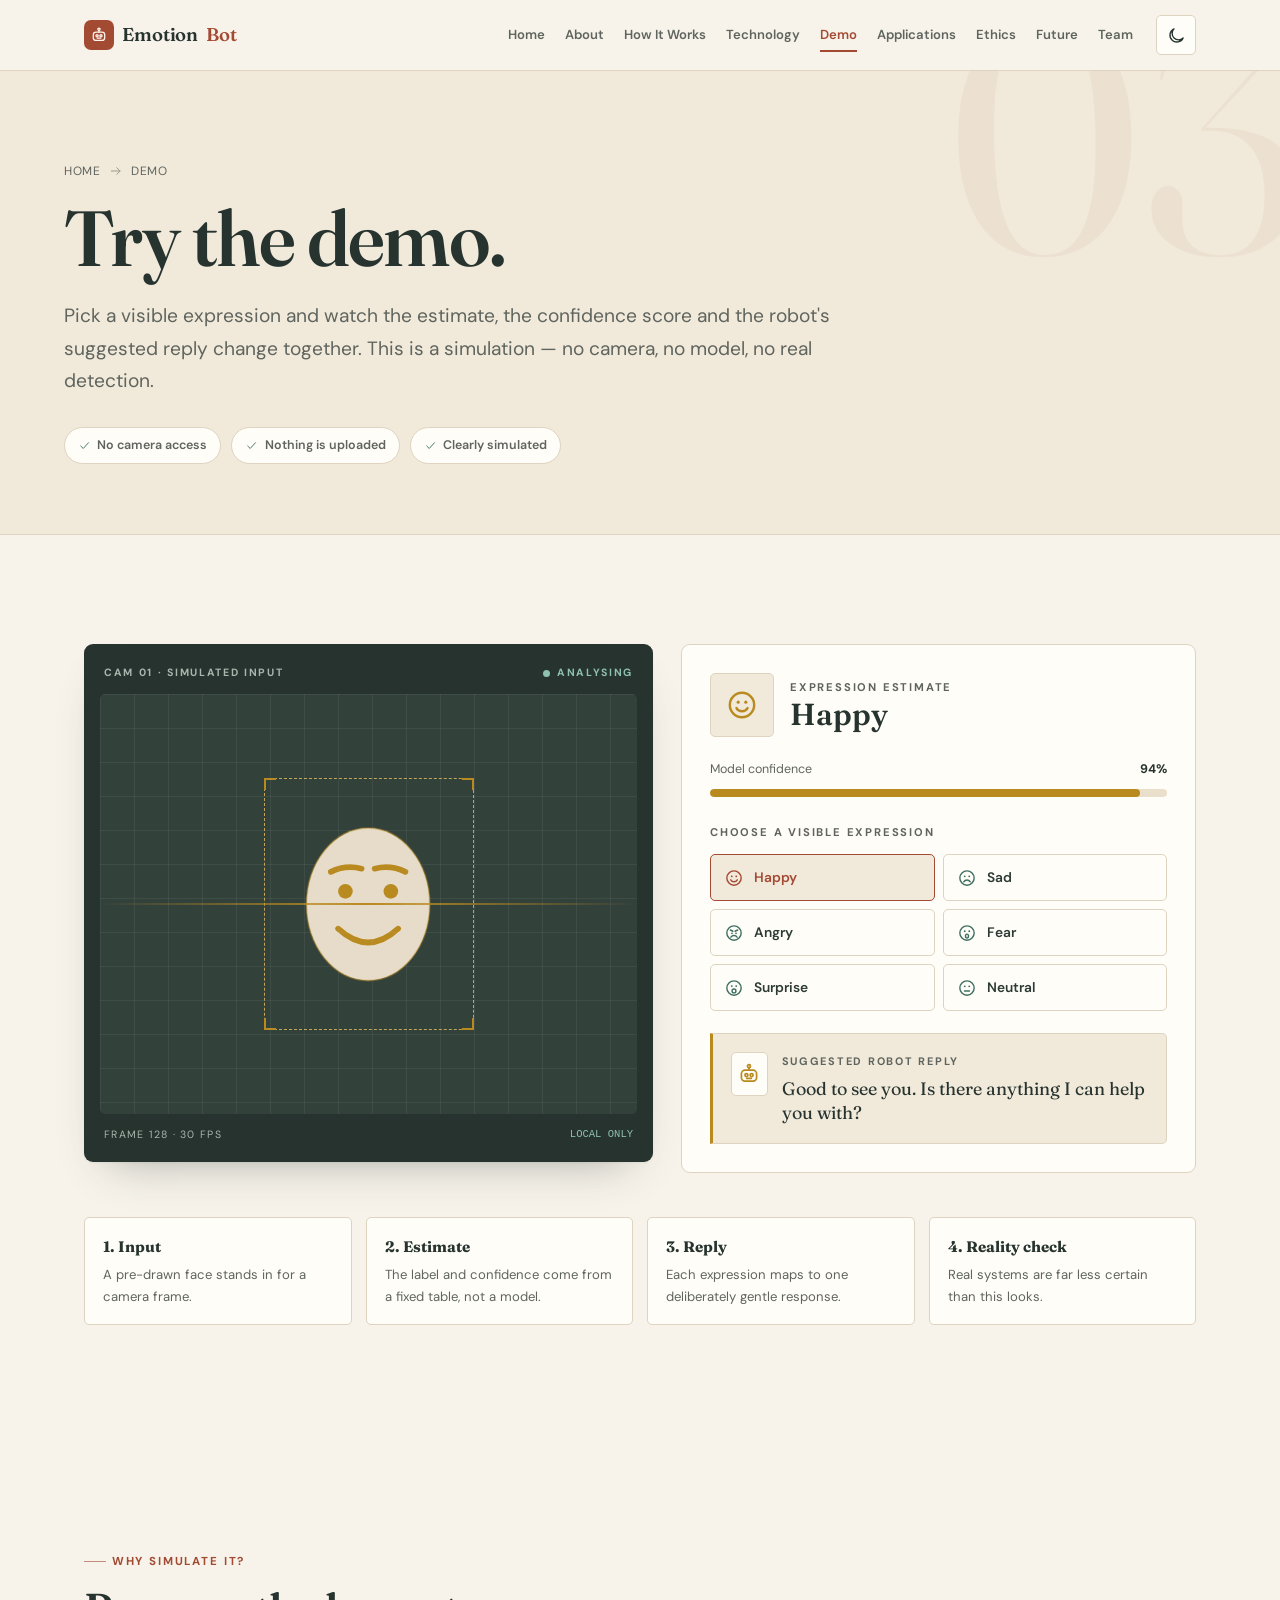
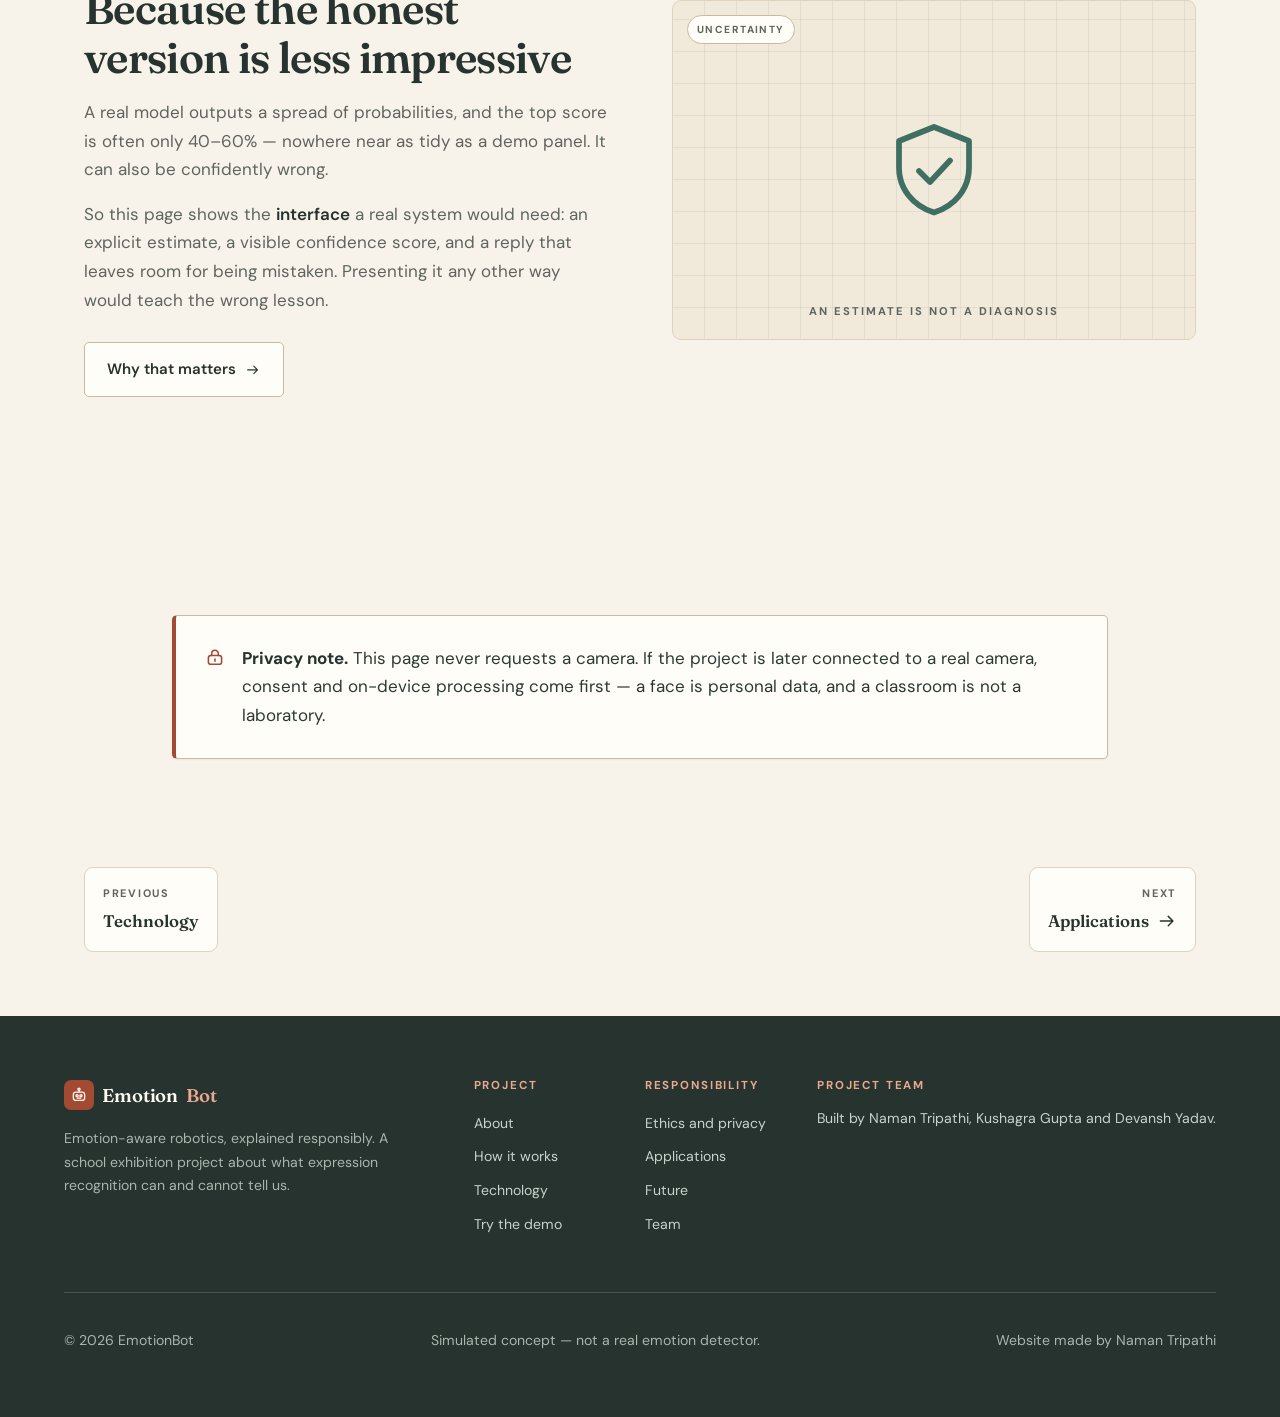
<file: demo.html>
<!DOCTYPE html>
<html lang="en" class="no-js">
<head>
<meta charset="utf-8">
<meta name="viewport" content="width=device-width, initial-scale=1">
<title>Interactive demo | EmotionBot</title>
<meta name="description" content="An interactive, clearly-simulated demo of how an expression estimate, a confidence score and a robot's reply fit together.">
<meta name="theme-color" content="#f7f3ea">
<meta name="color-scheme" content="light dark">
<meta property="og:type" content="article">
<meta property="og:site_name" content="EmotionBot">
<meta property="og:title" content="Interactive demo | EmotionBot">
<meta property="og:description" content="Choose a visible expression and watch the estimate, the confidence score and the robot's reply change.">
<meta property="og:image" content="favicon.svg">
<link rel="icon" href="favicon.svg" type="image/svg+xml">
<link rel="apple-touch-icon" href="favicon.svg">
<link rel="preconnect" href="https://fonts.googleapis.com">
<link rel="preconnect" href="https://fonts.gstatic.com" crossorigin>
<link rel="stylesheet" href="https://fonts.googleapis.com/css2?family=DM+Sans:ital,opsz,wght@0,9..40,400;0,9..40,500;0,9..40,600;0,9..40,700&family=Fraunces:ital,opsz,wght@0,9..144,400;0,9..144,600;1,9..144,600&display=swap">
<script src="js/theme.js"></script>
<link rel="stylesheet" href="css/style.css">
</head>
<body>
<script src="js/icons.js"></script>
<a class="skip-link" href="#main">Skip to content</a>

<header class="navbar">
  <div class="navbar-inner">
    <a class="logo" href="index.html" aria-label="EmotionBot — home">
      <span class="logo-mark" aria-hidden="true"><svg class="icon"><use href="#i-robot"></use></svg></span>
      Emotion<b>Bot</b>
    </a>
    <nav class="site-nav" id="siteNav" data-nav aria-label="Main navigation">
      <a href="index.html">Home</a>
      <a href="about.html">About</a>
      <a href="how-it-works.html">How It Works</a>
      <a href="technology.html">Technology</a>
      <a href="demo.html" aria-current="page">Demo</a>
      <a href="applications.html">Applications</a>
      <a href="ethics.html">Ethics</a>
      <a href="future.html">Future</a>
      <a href="team.html">Team</a>
    </nav>
    <div class="nav-actions">
      <button class="icon-btn" type="button" data-theme-toggle aria-pressed="false" aria-label="Switch to dark theme" title="Switch to dark theme">
        <svg class="icon" aria-hidden="true"><use href="#i-moon"></use></svg>
      </button>
      <button class="icon-btn nav-toggle" type="button" data-nav-toggle aria-expanded="false" aria-controls="siteNav" aria-label="Open navigation menu">
        <svg class="icon" aria-hidden="true"><use href="#i-menu"></use></svg>
      </button>
    </div>
  </div>
</header>

<main id="main">
  <section class="page-hero">
    <span class="page-hero-decoration" aria-hidden="true">03</span>
    <div class="page-hero-inner">
      <nav class="crumbs" aria-label="Breadcrumb">
        <a href="index.html">Home</a>
        <svg class="icon" aria-hidden="true"><use href="#i-arrow-right"></use></svg>
        <span>Demo</span>
      </nav>
      <h1>Try the <em>demo.</em></h1>
      <p class="lede">Pick a visible expression and watch the estimate, the confidence score and the robot's suggested reply change together. This is a simulation — no camera, no model, no real detection.</p>
      <div class="hero-badges">
        <span class="chip"><svg class="icon" aria-hidden="true"><use href="#i-check"></use></svg>No camera access</span>
        <span class="chip"><svg class="icon" aria-hidden="true"><use href="#i-check"></use></svg>Nothing is uploaded</span>
        <span class="chip"><svg class="icon" aria-hidden="true"><use href="#i-check"></use></svg>Clearly simulated</span>
      </div>
    </div>
  </section>

  <section class="section">
    <div class="demo-layout" id="demoLayout">
      <div class="camera-panel">
        <div class="camera-bar">
          <span>CAM 01 · SIMULATED INPUT</span>
          <span class="live"><i aria-hidden="true"></i>ANALYSING</span>
        </div>
        <div class="camera-stage" id="demoStage">
          <div class="face-frame">
            <span class="corner tl" aria-hidden="true"></span>
            <span class="corner tr" aria-hidden="true"></span>
            <span class="corner bl" aria-hidden="true"></span>
            <span class="corner br" aria-hidden="true"></span>
            <svg class="face-svg" viewBox="0 0 200 240" aria-hidden="true" focusable="false">
              <ellipse class="skin" cx="100" cy="120" rx="76" ry="94"/>
              <circle class="pupil eye" cx="72" cy="104" r="9"/>
              <circle class="pupil eye" cx="128" cy="104" r="9"/>
              <path class="feature" id="demoBrowLeft" d="M54 80q18 -9 38 -4"/>
              <path class="feature" id="demoBrowRight" d="M108 76q20 -5 38 4"/>
              <path class="feature" id="demoMouth" d="M63 150q37 34 74 0"/>
            </svg>
          </div>
          <span class="scanline" aria-hidden="true"></span>
        </div>
        <div class="camera-foot">
          <span>Frame 128 · 30 fps</span>
          <code>local only</code>
        </div>
      </div>

      <div class="demo-panel">
        <div class="readout">
          <span class="icon-tile" aria-hidden="true">
            <svg class="icon"><use id="readoutIcon" href="#i-face-happy"></use></svg>
          </span>
          <div>
            <span class="readout-label">Expression estimate</span>
            <strong id="readoutName">Happy</strong>
          </div>
        </div>

        <div class="confidence">
          <div class="confidence-head">
            <span>Model confidence</span>
            <b id="confidenceValue">94%</b>
          </div>
          <div class="bar" role="img" aria-label="Confidence bar">
            <i id="confidenceBar" style="width:94%"></i>
          </div>
        </div>

        <p class="control-label" id="expressionLabel">Choose a visible expression</p>
        <div class="expression-grid" role="group" aria-labelledby="expressionLabel">
          <button class="expression-btn" type="button" data-expression="happy" aria-pressed="true">
            <svg class="icon" aria-hidden="true"><use href="#i-face-happy"></use></svg>Happy
          </button>
          <button class="expression-btn" type="button" data-expression="sad" aria-pressed="false">
            <svg class="icon" aria-hidden="true"><use href="#i-face-sad"></use></svg>Sad
          </button>
          <button class="expression-btn" type="button" data-expression="angry" aria-pressed="false">
            <svg class="icon" aria-hidden="true"><use href="#i-face-angry"></use></svg>Angry
          </button>
          <button class="expression-btn" type="button" data-expression="fear" aria-pressed="false">
            <svg class="icon" aria-hidden="true"><use href="#i-face-fear"></use></svg>Fear
          </button>
          <button class="expression-btn" type="button" data-expression="surprise" aria-pressed="false">
            <svg class="icon" aria-hidden="true"><use href="#i-face-surprise"></use></svg>Surprise
          </button>
          <button class="expression-btn" type="button" data-expression="neutral" aria-pressed="false">
            <svg class="icon" aria-hidden="true"><use href="#i-face-neutral"></use></svg>Neutral
          </button>
        </div>

        <div class="response-box">
          <span class="icon-tile" aria-hidden="true">
            <svg class="icon"><use href="#i-robot"></use></svg>
          </span>
          <div>
            <span class="response-label">Suggested robot reply</span>
            <p id="responseText">Good to see you. Is there anything I can help you with?</p>
          </div>
        </div>

        <p class="sr-only" id="demoStatus" role="status" aria-live="polite"></p>
      </div>
    </div>

    <div class="demo-flow">
      <div class="mini reveal">
        <b>1. Input</b>
        A pre-drawn face stands in for a camera frame.
      </div>
      <div class="mini reveal">
        <b>2. Estimate</b>
        The label and confidence come from a fixed table, not a model.
      </div>
      <div class="mini reveal">
        <b>3. Reply</b>
        Each expression maps to one deliberately gentle response.
      </div>
      <div class="mini reveal">
        <b>4. Reality check</b>
        Real systems are far less certain than this looks.
      </div>
    </div>
  </section>

  <section class="section">
    <div class="two-col">
      <div class="content reveal">
        <span class="eyebrow">Why simulate it?</span>
        <h2>Because the honest version is <em>less impressive</em></h2>
        <p>A real model outputs a spread of probabilities, and the top score is often only 40–60% — nowhere near as tidy as a demo panel. It can also be confidently wrong.</p>
        <p>So this page shows the <strong>interface</strong> a real system would need: an explicit estimate, a visible confidence score, and a reply that leaves room for being mistaken. Presenting it any other way would teach the wrong lesson.</p>
        <a class="btn" href="ethics.html">Why that matters <svg class="icon" aria-hidden="true"><use href="#i-arrow-right"></use></svg></a>
      </div>
      <div class="figure-panel reveal" aria-hidden="true">
        <span class="corner-tag">Uncertainty</span>
        <svg class="icon"><use href="#i-shield"></use></svg>
        <span class="figure-label">An estimate is not a diagnosis</span>
      </div>
    </div>
  </section>

  <section class="section">
    <div class="callout reveal">
      <svg class="icon" aria-hidden="true"><use href="#i-lock"></use></svg>
      <p><b>Privacy note.</b> This page never requests a camera. If the project is later connected to a real camera, consent and on-device processing come first — a face is personal data, and a classroom is not a laboratory.</p>
    </div>
  </section>

  <nav class="pager" aria-label="Page navigation">
    <a href="technology.html">
      <span>Previous</span>
      <b>Technology</b>
    </a>
    <a class="next" href="applications.html">
      <span>Next</span>
      <b class="row">Applications<svg class="icon" aria-hidden="true"><use href="#i-arrow-right"></use></svg></b>
    </a>
  </nav>
</main>

<footer class="site-footer">
  <div class="footer-inner">
    <div>
      <a class="logo" href="index.html">
        <span class="logo-mark" aria-hidden="true"><svg class="icon"><use href="#i-robot"></use></svg></span>
        Emotion<b>Bot</b>
      </a>
      <p>Emotion-aware robotics, explained responsibly. A school exhibition project about what expression recognition can and cannot tell us.</p>
    </div>
    <div class="footer-col">
      <h2>Project</h2>
      <a href="about.html">About</a>
      <a href="how-it-works.html">How it works</a>
      <a href="technology.html">Technology</a>
      <a href="demo.html">Try the demo</a>
    </div>
    <div class="footer-col">
      <h2>Responsibility</h2>
      <a href="ethics.html">Ethics and privacy</a>
      <a href="applications.html">Applications</a>
      <a href="future.html">Future</a>
      <a href="team.html">Team</a>
    </div>
    <div class="footer-col">
      <h2>Project team</h2>
      <address>Built by Naman Tripathi, Kushagra Gupta and Devansh Yadav.</address>
    </div>
  </div>
  <div class="footer-bottom">
    <p>© <span data-year>2026</span> EmotionBot</p>
    <p>Simulated concept — not a real emotion detector.</p>
    <p>Website made by Naman Tripathi</p>
  </div>
</footer>

<button id="topBtn" class="top-btn" type="button" aria-label="Back to top">
  <svg class="icon" aria-hidden="true"><use href="#i-arrow-up"></use></svg>
</button>
<script src="js/script.js"></script>
<script src="js/demo.js"></script>
</body>
</html>
</file>
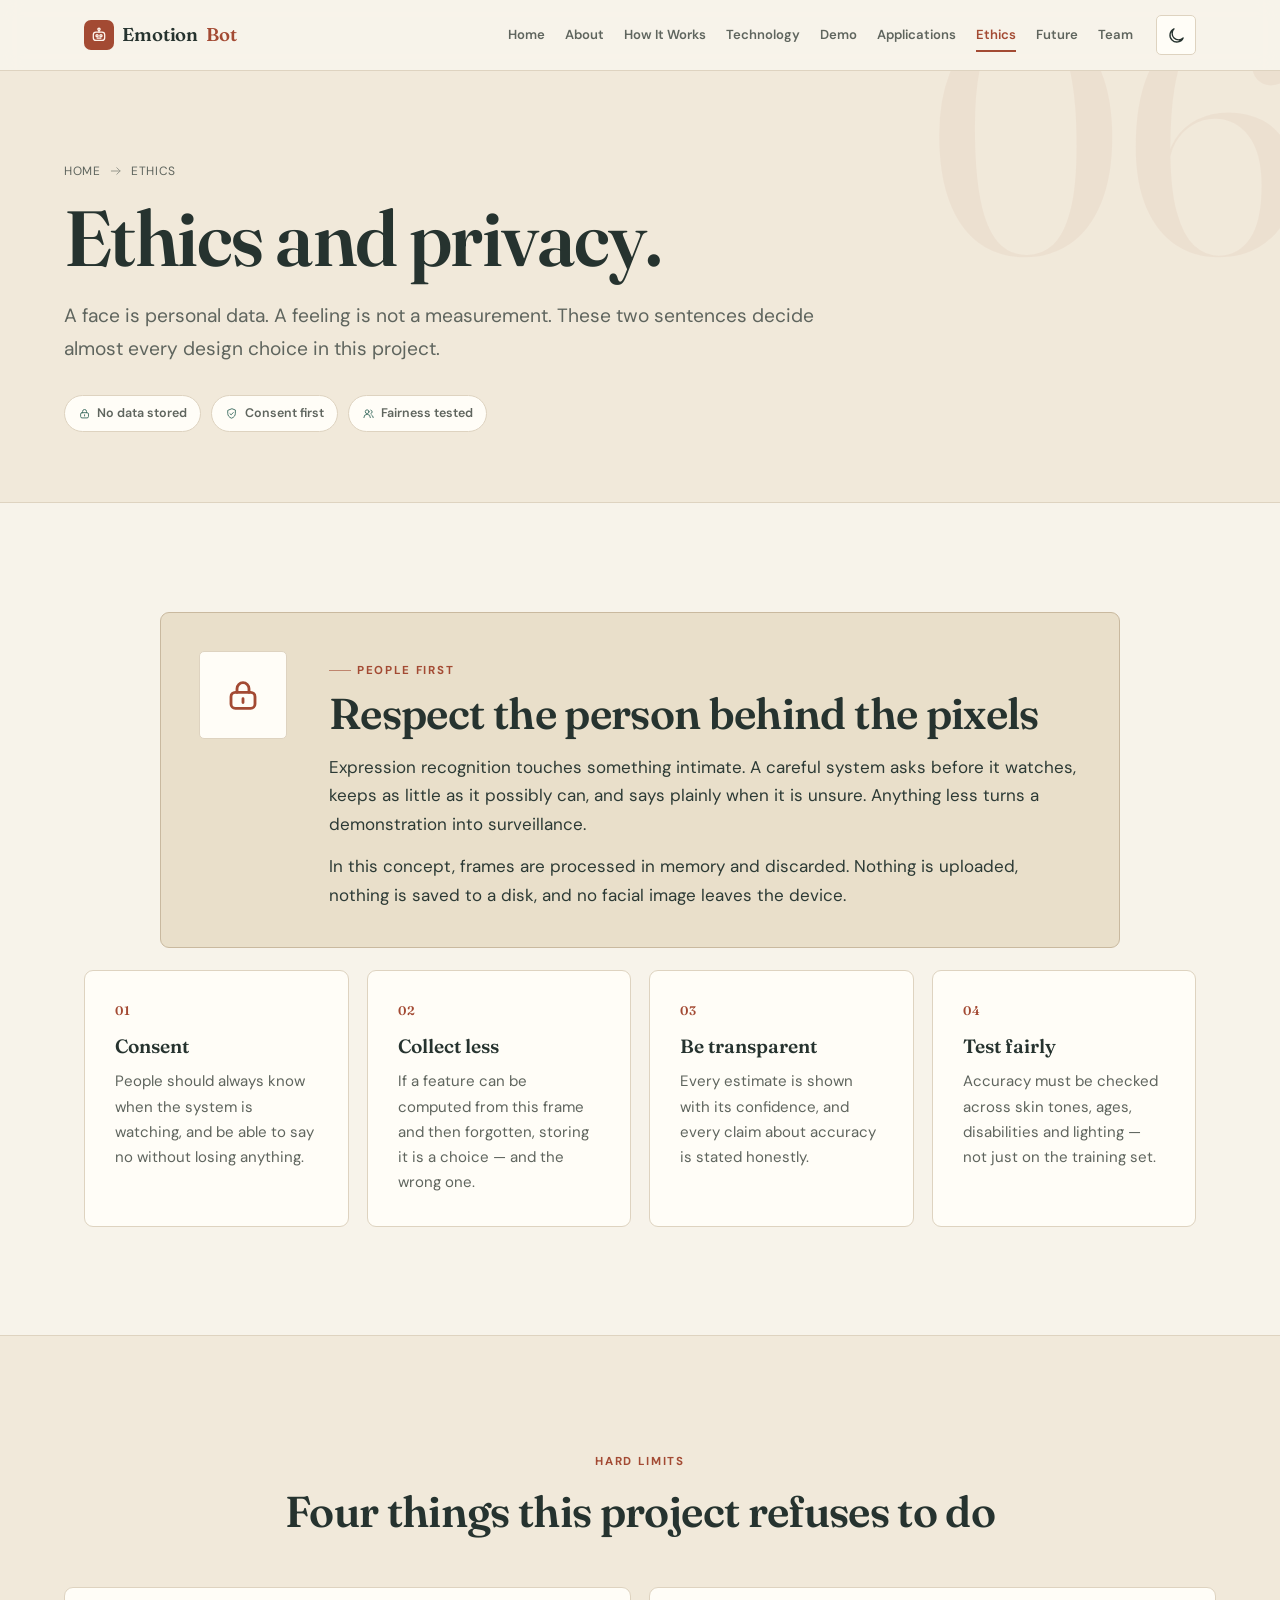
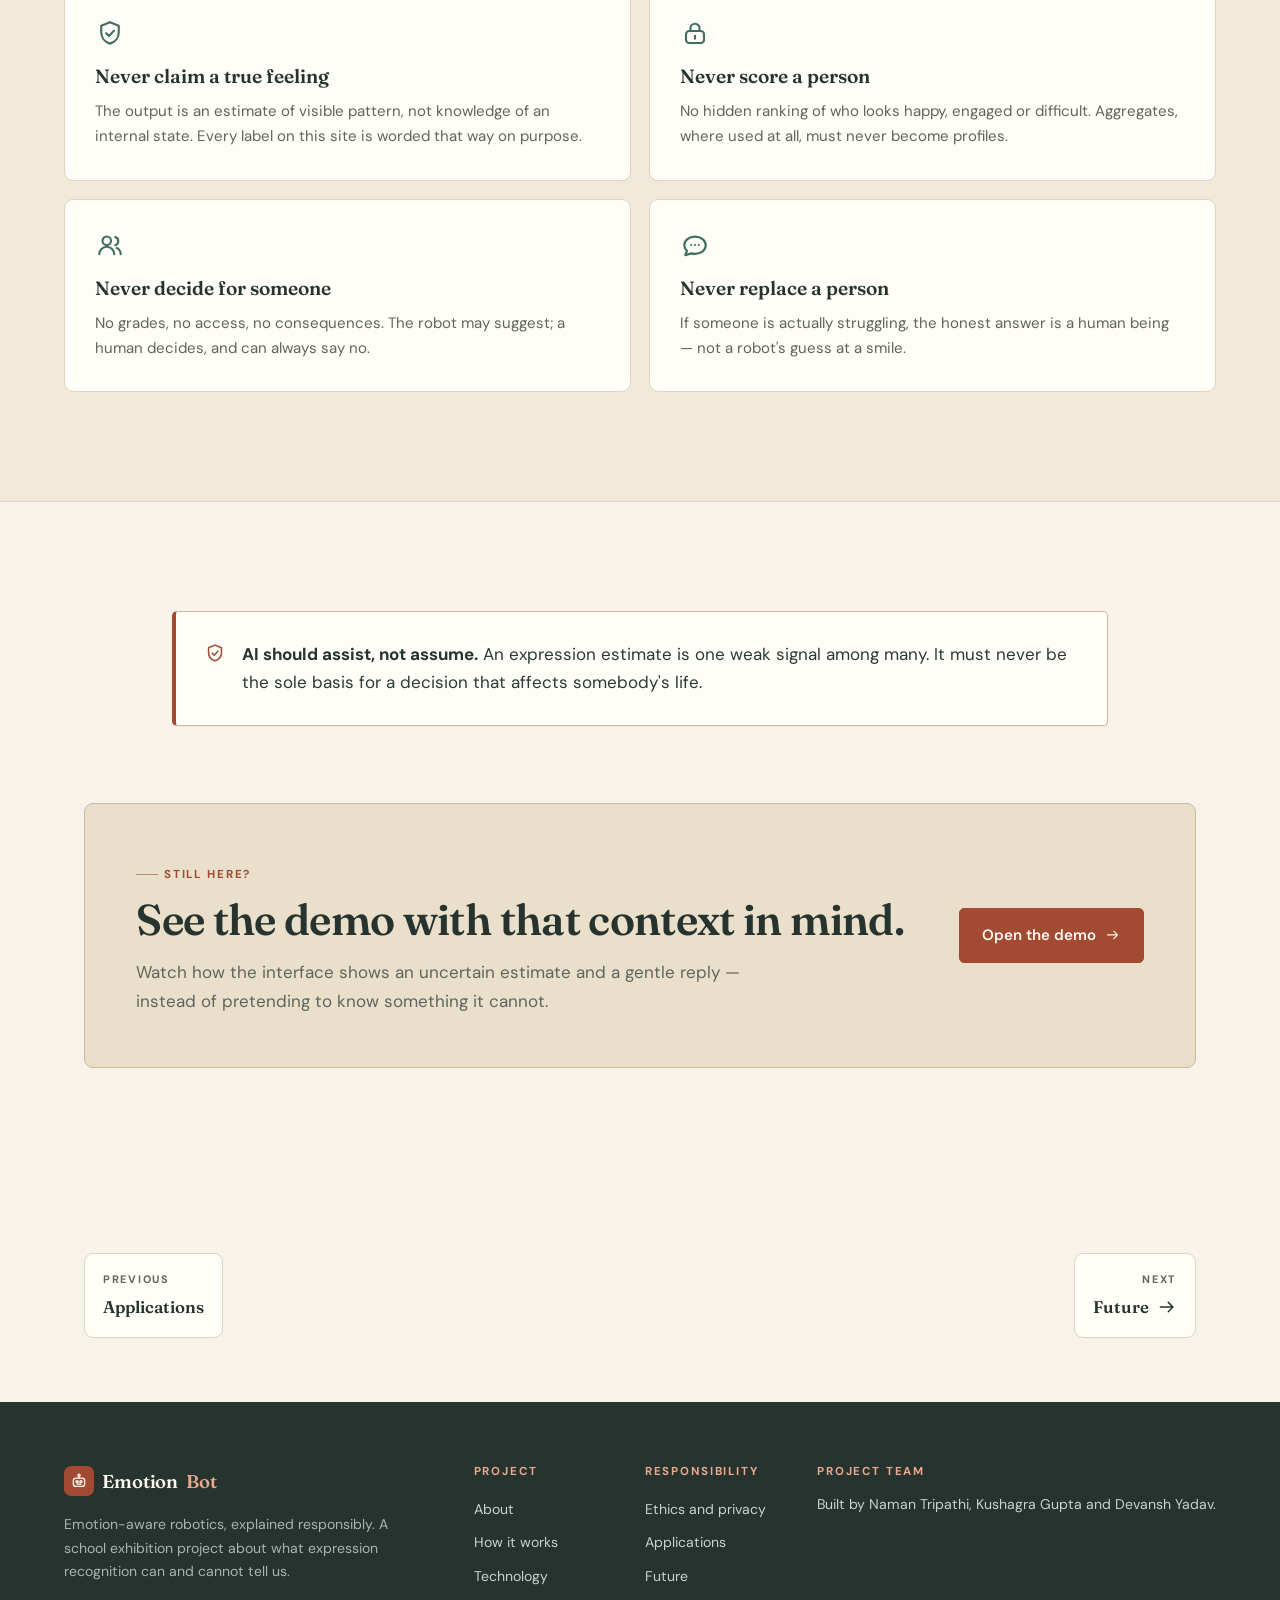
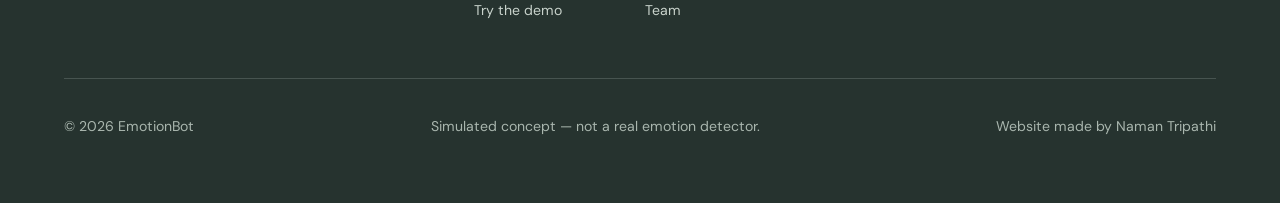
<file: ethics.html>
<!DOCTYPE html>
<html lang="en" class="no-js">
<head>
<meta charset="utf-8">
<meta name="viewport" content="width=device-width, initial-scale=1">
<title>Ethics and privacy | EmotionBot</title>
<meta name="description" content="Consent, data minimisation, transparency and fairness — the four principles this project is built on, and the limits it accepts.">
<meta name="theme-color" content="#f7f3ea">
<meta name="color-scheme" content="light dark">
<meta property="og:type" content="article">
<meta property="og:site_name" content="EmotionBot">
<meta property="og:title" content="Ethics and privacy | EmotionBot">
<meta property="og:description" content="Why consent, uncertainty and fairness belong at the centre of an expression-aware robot.">
<meta property="og:image" content="favicon.svg">
<link rel="icon" href="favicon.svg" type="image/svg+xml">
<link rel="apple-touch-icon" href="favicon.svg">
<link rel="preconnect" href="https://fonts.googleapis.com">
<link rel="preconnect" href="https://fonts.gstatic.com" crossorigin>
<link rel="stylesheet" href="https://fonts.googleapis.com/css2?family=DM+Sans:ital,opsz,wght@0,9..40,400;0,9..40,500;0,9..40,600;0,9..40,700&family=Fraunces:ital,opsz,wght@0,9..144,400;0,9..144,600;1,9..144,600&display=swap">
<script src="js/theme.js"></script>
<link rel="stylesheet" href="css/style.css">
</head>
<body>
<script src="js/icons.js"></script>
<a class="skip-link" href="#main">Skip to content</a>

<header class="navbar">
  <div class="navbar-inner">
    <a class="logo" href="index.html" aria-label="EmotionBot — home">
      <span class="logo-mark" aria-hidden="true"><svg class="icon"><use href="#i-robot"></use></svg></span>
      Emotion<b>Bot</b>
    </a>
    <nav class="site-nav" id="siteNav" data-nav aria-label="Main navigation">
      <a href="index.html">Home</a>
      <a href="about.html">About</a>
      <a href="how-it-works.html">How It Works</a>
      <a href="technology.html">Technology</a>
      <a href="demo.html">Demo</a>
      <a href="applications.html">Applications</a>
      <a href="ethics.html" aria-current="page">Ethics</a>
      <a href="future.html">Future</a>
      <a href="team.html">Team</a>
    </nav>
    <div class="nav-actions">
      <button class="icon-btn" type="button" data-theme-toggle aria-pressed="false" aria-label="Switch to dark theme" title="Switch to dark theme">
        <svg class="icon" aria-hidden="true"><use href="#i-moon"></use></svg>
      </button>
      <button class="icon-btn nav-toggle" type="button" data-nav-toggle aria-expanded="false" aria-controls="siteNav" aria-label="Open navigation menu">
        <svg class="icon" aria-hidden="true"><use href="#i-menu"></use></svg>
      </button>
    </div>
  </div>
</header>

<main id="main">
  <section class="page-hero">
    <span class="page-hero-decoration" aria-hidden="true">06</span>
    <div class="page-hero-inner">
      <nav class="crumbs" aria-label="Breadcrumb">
        <a href="index.html">Home</a>
        <svg class="icon" aria-hidden="true"><use href="#i-arrow-right"></use></svg>
        <span>Ethics</span>
      </nav>
      <h1>Ethics and <em>privacy.</em></h1>
      <p class="lede">A face is personal data. A feeling is not a measurement. These two sentences decide almost every design choice in this project.</p>
      <div class="hero-badges">
        <span class="chip"><svg class="icon" aria-hidden="true"><use href="#i-lock"></use></svg>No data stored</span>
        <span class="chip"><svg class="icon" aria-hidden="true"><use href="#i-shield"></use></svg>Consent first</span>
        <span class="chip"><svg class="icon" aria-hidden="true"><use href="#i-users"></use></svg>Fairness tested</span>
      </div>
    </div>
  </section>

  <section class="section">
    <div class="privacy-card reveal">
      <span class="icon-tile" aria-hidden="true"><svg class="icon"><use href="#i-lock"></use></svg></span>
      <div>
        <span class="eyebrow">People first</span>
        <h2>Respect the person behind the pixels</h2>
        <p>Expression recognition touches something intimate. A careful system asks before it watches, keeps as little as it possibly can, and says plainly when it is unsure. Anything less turns a demonstration into surveillance.</p>
        <p>In this concept, frames are processed in memory and discarded. Nothing is uploaded, nothing is saved to a disk, and no facial image leaves the device.</p>
      </div>
    </div>

    <div class="grid cols-4 principles">
      <article class="card reveal">
        <span class="num">01</span>
        <h3>Consent</h3>
        <p>People should always know when the system is watching, and be able to say no without losing anything.</p>
      </article>
      <article class="card reveal">
        <span class="num">02</span>
        <h3>Collect less</h3>
        <p>If a feature can be computed from this frame and then forgotten, storing it is a choice — and the wrong one.</p>
      </article>
      <article class="card reveal">
        <span class="num">03</span>
        <h3>Be transparent</h3>
        <p>Every estimate is shown with its confidence, and every claim about accuracy is stated honestly.</p>
      </article>
      <article class="card reveal">
        <span class="num">04</span>
        <h3>Test fairly</h3>
        <p>Accuracy must be checked across skin tones, ages, disabilities and lighting — not just on the training set.</p>
      </article>
    </div>
  </section>

  <section class="section tinted">
    <div class="section-heading center reveal">
      <span class="eyebrow">Hard limits</span>
      <h2>Four things this project <em>refuses to do</em></h2>
    </div>
    <div class="grid cols-2">
      <article class="card reveal">
        <span class="card-icon" aria-hidden="true"><svg class="icon"><use href="#i-shield"></use></svg></span>
        <h3>Never claim a true feeling</h3>
        <p>The output is an estimate of visible pattern, not knowledge of an internal state. Every label on this site is worded that way on purpose.</p>
      </article>
      <article class="card reveal">
        <span class="card-icon" aria-hidden="true"><svg class="icon"><use href="#i-lock"></use></svg></span>
        <h3>Never score a person</h3>
        <p>No hidden ranking of who looks happy, engaged or difficult. Aggregates, where used at all, must never become profiles.</p>
      </article>
      <article class="card reveal">
        <span class="card-icon" aria-hidden="true"><svg class="icon"><use href="#i-users"></use></svg></span>
        <h3>Never decide for someone</h3>
        <p>No grades, no access, no consequences. The robot may suggest; a human decides, and can always say no.</p>
      </article>
      <article class="card reveal">
        <span class="card-icon" aria-hidden="true"><svg class="icon"><use href="#i-chat"></use></svg></span>
        <h3>Never replace a person</h3>
        <p>If someone is actually struggling, the honest answer is a human being — not a robot's guess at a smile.</p>
      </article>
    </div>
  </section>

  <section class="section">
    <div class="callout reveal">
      <svg class="icon" aria-hidden="true"><use href="#i-shield"></use></svg>
      <p><b>AI should assist, not assume.</b> An expression estimate is one weak signal among many. It must never be the sole basis for a decision that affects somebody's life.</p>
    </div>
    <div class="cta inside reveal">
      <div>
        <span class="eyebrow">Still here?</span>
        <h2>See the demo with <em>that context in mind.</em></h2>
        <p>Watch how the interface shows an uncertain estimate and a gentle reply — instead of pretending to know something it cannot.</p>
      </div>
      <a class="btn primary" href="demo.html">Open the demo <svg class="icon" aria-hidden="true"><use href="#i-arrow-right"></use></svg></a>
    </div>
  </section>

  <nav class="pager" aria-label="Page navigation">
    <a href="applications.html">
      <span>Previous</span>
      <b>Applications</b>
    </a>
    <a class="next" href="future.html">
      <span>Next</span>
      <b class="row">Future<svg class="icon" aria-hidden="true"><use href="#i-arrow-right"></use></svg></b>
    </a>
  </nav>
</main>

<footer class="site-footer">
  <div class="footer-inner">
    <div>
      <a class="logo" href="index.html">
        <span class="logo-mark" aria-hidden="true"><svg class="icon"><use href="#i-robot"></use></svg></span>
        Emotion<b>Bot</b>
      </a>
      <p>Emotion-aware robotics, explained responsibly. A school exhibition project about what expression recognition can and cannot tell us.</p>
    </div>
    <div class="footer-col">
      <h2>Project</h2>
      <a href="about.html">About</a>
      <a href="how-it-works.html">How it works</a>
      <a href="technology.html">Technology</a>
      <a href="demo.html">Try the demo</a>
    </div>
    <div class="footer-col">
      <h2>Responsibility</h2>
      <a href="ethics.html">Ethics and privacy</a>
      <a href="applications.html">Applications</a>
      <a href="future.html">Future</a>
      <a href="team.html">Team</a>
    </div>
    <div class="footer-col">
      <h2>Project team</h2>
      <address>Built by Naman Tripathi, Kushagra Gupta and Devansh Yadav.</address>
    </div>
  </div>
  <div class="footer-bottom">
    <p>© <span data-year>2026</span> EmotionBot</p>
    <p>Simulated concept — not a real emotion detector.</p>
    <p>Website made by Naman Tripathi</p>
  </div>
</footer>

<button id="topBtn" class="top-btn" type="button" aria-label="Back to top">
  <svg class="icon" aria-hidden="true"><use href="#i-arrow-up"></use></svg>
</button>
<script src="js/script.js"></script>
</body>
</html>
</file>
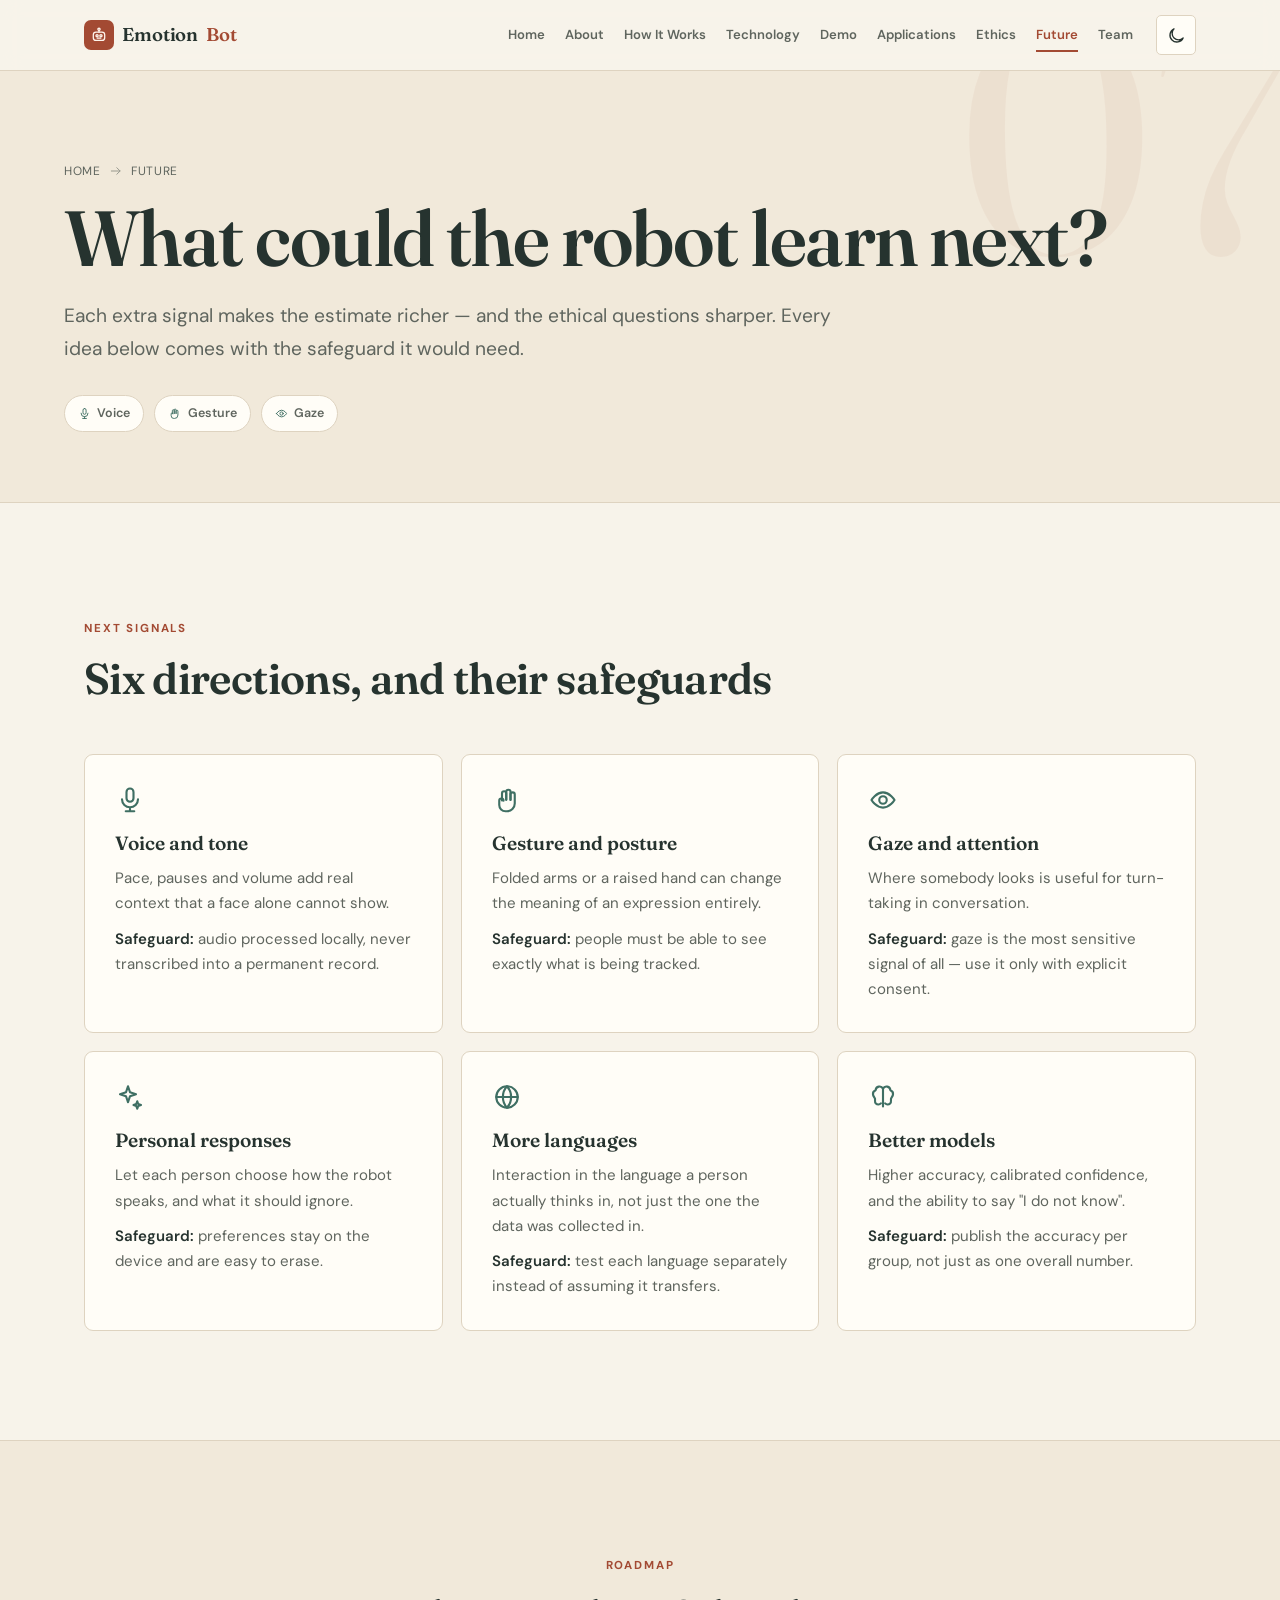
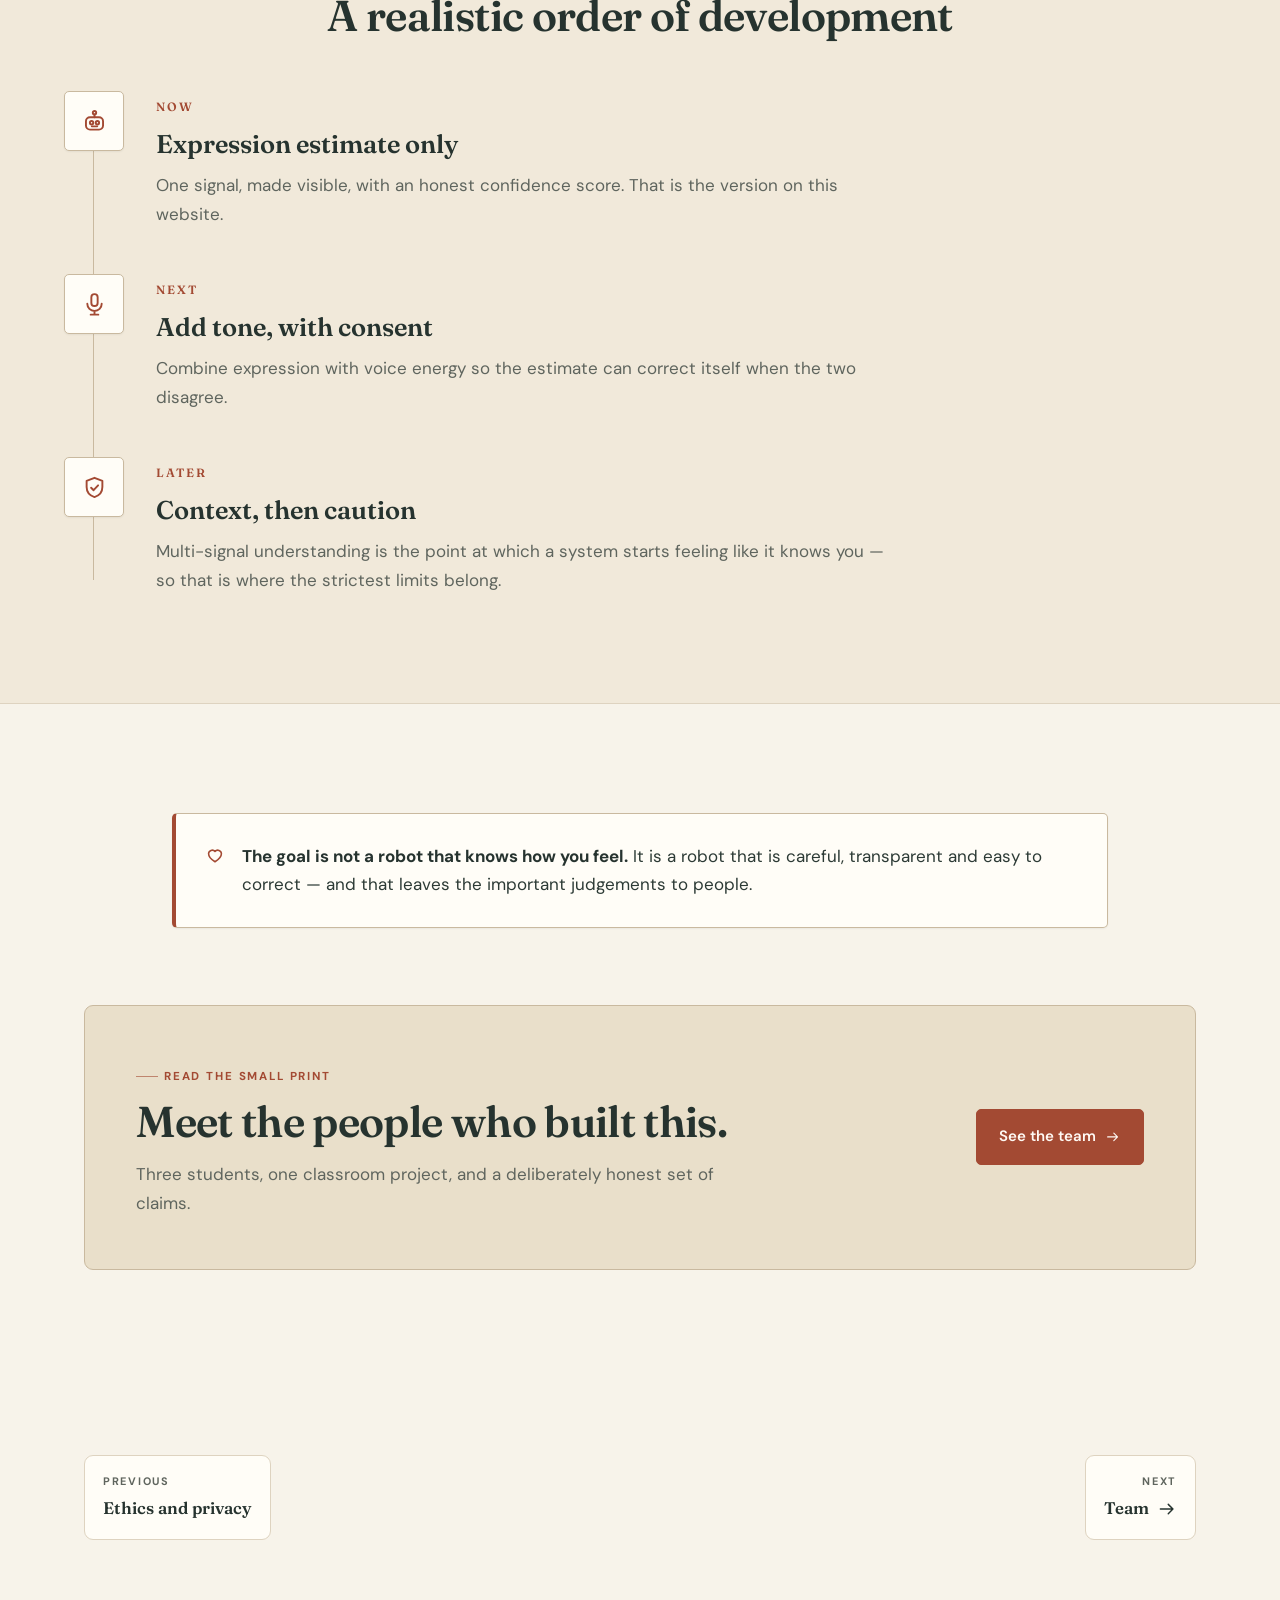
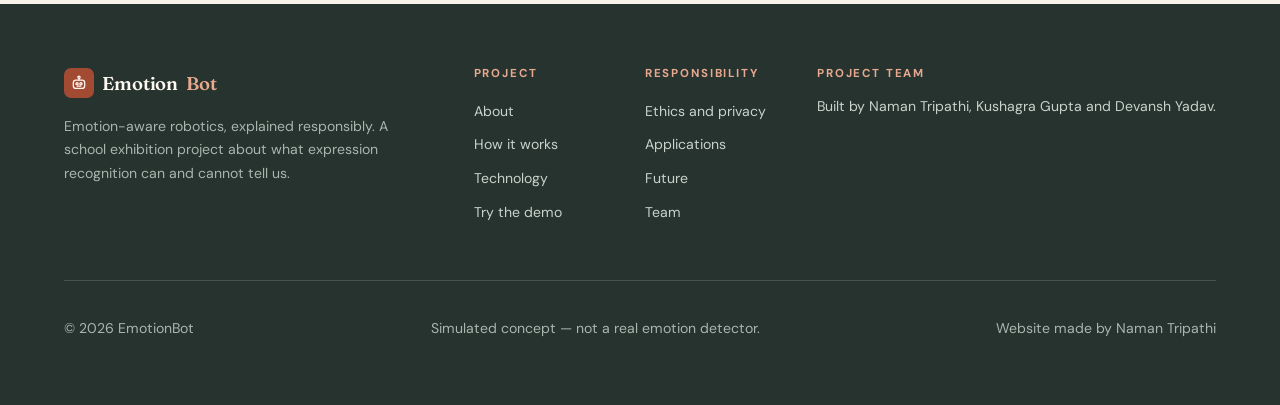
<file: future.html>
<!DOCTYPE html>
<html lang="en" class="no-js">
<head>
<meta charset="utf-8">
<meta name="viewport" content="width=device-width, initial-scale=1">
<title>Future | EmotionBot</title>
<meta name="description" content="What an expression-aware robot could learn next — voice, gesture and gaze — and the safeguards each new signal would require.">
<meta name="theme-color" content="#f7f3ea">
<meta name="color-scheme" content="light dark">
<meta property="og:type" content="article">
<meta property="og:site_name" content="EmotionBot">
<meta property="og:title" content="Future | EmotionBot">
<meta property="og:description" content="More signals, better models, clearer uncertainty — and the safeguards each new input demands.">
<meta property="og:image" content="favicon.svg">
<link rel="icon" href="favicon.svg" type="image/svg+xml">
<link rel="apple-touch-icon" href="favicon.svg">
<link rel="preconnect" href="https://fonts.googleapis.com">
<link rel="preconnect" href="https://fonts.gstatic.com" crossorigin>
<link rel="stylesheet" href="https://fonts.googleapis.com/css2?family=DM+Sans:ital,opsz,wght@0,9..40,400;0,9..40,500;0,9..40,600;0,9..40,700&family=Fraunces:ital,opsz,wght@0,9..144,400;0,9..144,600;1,9..144,600&display=swap">
<script src="js/theme.js"></script>
<link rel="stylesheet" href="css/style.css">
</head>
<body>
<script src="js/icons.js"></script>
<a class="skip-link" href="#main">Skip to content</a>

<header class="navbar">
  <div class="navbar-inner">
    <a class="logo" href="index.html" aria-label="EmotionBot — home">
      <span class="logo-mark" aria-hidden="true"><svg class="icon"><use href="#i-robot"></use></svg></span>
      Emotion<b>Bot</b>
    </a>
    <nav class="site-nav" id="siteNav" data-nav aria-label="Main navigation">
      <a href="index.html">Home</a>
      <a href="about.html">About</a>
      <a href="how-it-works.html">How It Works</a>
      <a href="technology.html">Technology</a>
      <a href="demo.html">Demo</a>
      <a href="applications.html">Applications</a>
      <a href="ethics.html">Ethics</a>
      <a href="future.html" aria-current="page">Future</a>
      <a href="team.html">Team</a>
    </nav>
    <div class="nav-actions">
      <button class="icon-btn" type="button" data-theme-toggle aria-pressed="false" aria-label="Switch to dark theme" title="Switch to dark theme">
        <svg class="icon" aria-hidden="true"><use href="#i-moon"></use></svg>
      </button>
      <button class="icon-btn nav-toggle" type="button" data-nav-toggle aria-expanded="false" aria-controls="siteNav" aria-label="Open navigation menu">
        <svg class="icon" aria-hidden="true"><use href="#i-menu"></use></svg>
      </button>
    </div>
  </div>
</header>

<main id="main">
  <section class="page-hero">
    <span class="page-hero-decoration" aria-hidden="true">07</span>
    <div class="page-hero-inner">
      <nav class="crumbs" aria-label="Breadcrumb">
        <a href="index.html">Home</a>
        <svg class="icon" aria-hidden="true"><use href="#i-arrow-right"></use></svg>
        <span>Future</span>
      </nav>
      <h1>What could the robot <em>learn next?</em></h1>
      <p class="lede">Each extra signal makes the estimate richer — and the ethical questions sharper. Every idea below comes with the safeguard it would need.</p>
      <div class="hero-badges">
        <span class="chip"><svg class="icon" aria-hidden="true"><use href="#i-mic"></use></svg>Voice</span>
        <span class="chip"><svg class="icon" aria-hidden="true"><use href="#i-hand"></use></svg>Gesture</span>
        <span class="chip"><svg class="icon" aria-hidden="true"><use href="#i-eye"></use></svg>Gaze</span>
      </div>
    </div>
  </section>

  <section class="section">
    <div class="section-heading reveal">
      <span class="eyebrow">Next signals</span>
      <h2>Six directions, <em>and their safeguards</em></h2>
    </div>
    <div class="grid cols-3">
      <article class="card reveal">
        <span class="card-icon" aria-hidden="true"><svg class="icon"><use href="#i-mic"></use></svg></span>
        <h3>Voice and tone</h3>
        <p>Pace, pauses and volume add real context that a face alone cannot show.</p>
        <p><strong>Safeguard:</strong> audio processed locally, never transcribed into a permanent record.</p>
      </article>
      <article class="card reveal">
        <span class="card-icon" aria-hidden="true"><svg class="icon"><use href="#i-hand"></use></svg></span>
        <h3>Gesture and posture</h3>
        <p>Folded arms or a raised hand can change the meaning of an expression entirely.</p>
        <p><strong>Safeguard:</strong> people must be able to see exactly what is being tracked.</p>
      </article>
      <article class="card reveal">
        <span class="card-icon" aria-hidden="true"><svg class="icon"><use href="#i-eye"></use></svg></span>
        <h3>Gaze and attention</h3>
        <p>Where somebody looks is useful for turn-taking in conversation.</p>
        <p><strong>Safeguard:</strong> gaze is the most sensitive signal of all — use it only with explicit consent.</p>
      </article>
      <article class="card reveal">
        <span class="card-icon" aria-hidden="true"><svg class="icon"><use href="#i-sparkle"></use></svg></span>
        <h3>Personal responses</h3>
        <p>Let each person choose how the robot speaks, and what it should ignore.</p>
        <p><strong>Safeguard:</strong> preferences stay on the device and are easy to erase.</p>
      </article>
      <article class="card reveal">
        <span class="card-icon" aria-hidden="true"><svg class="icon"><use href="#i-globe"></use></svg></span>
        <h3>More languages</h3>
        <p>Interaction in the language a person actually thinks in, not just the one the data was collected in.</p>
        <p><strong>Safeguard:</strong> test each language separately instead of assuming it transfers.</p>
      </article>
      <article class="card reveal">
        <span class="card-icon" aria-hidden="true"><svg class="icon"><use href="#i-brain"></use></svg></span>
        <h3>Better models</h3>
        <p>Higher accuracy, calibrated confidence, and the ability to say "I do not know".</p>
        <p><strong>Safeguard:</strong> publish the accuracy per group, not just as one overall number.</p>
      </article>
    </div>
  </section>

  <section class="section tinted">
    <div class="section-heading center reveal">
      <span class="eyebrow">Roadmap</span>
      <h2>A realistic order of <em>development</em></h2>
    </div>
    <div class="timeline reveal">
      <article class="timeline-step">
        <span class="icon-tile" aria-hidden="true"><svg class="icon"><use href="#i-robot"></use></svg></span>
        <div>
          <span class="step-no">Now</span>
          <h3>Expression estimate only</h3>
          <p>One signal, made visible, with an honest confidence score. That is the version on this website.</p>
        </div>
      </article>
      <article class="timeline-step">
        <span class="icon-tile" aria-hidden="true"><svg class="icon"><use href="#i-mic"></use></svg></span>
        <div>
          <span class="step-no">Next</span>
          <h3>Add tone, with consent</h3>
          <p>Combine expression with voice energy so the estimate can correct itself when the two disagree.</p>
        </div>
      </article>
      <article class="timeline-step">
        <span class="icon-tile" aria-hidden="true"><svg class="icon"><use href="#i-shield"></use></svg></span>
        <div>
          <span class="step-no">Later</span>
          <h3>Context, then caution</h3>
          <p>Multi-signal understanding is the point at which a system starts feeling like it knows you — so that is where the strictest limits belong.</p>
        </div>
      </article>
    </div>
  </section>

  <section class="section">
    <div class="callout reveal">
      <svg class="icon" aria-hidden="true"><use href="#i-heart"></use></svg>
      <p><b>The goal is not a robot that knows how you feel.</b> It is a robot that is careful, transparent and easy to correct — and that leaves the important judgements to people.</p>
    </div>
    <div class="cta inside reveal">
      <div>
        <span class="eyebrow">Read the small print</span>
        <h2>Meet the people who <em>built this.</em></h2>
        <p>Three students, one classroom project, and a deliberately honest set of claims.</p>
      </div>
      <a class="btn primary" href="team.html">See the team <svg class="icon" aria-hidden="true"><use href="#i-arrow-right"></use></svg></a>
    </div>
  </section>

  <nav class="pager" aria-label="Page navigation">
    <a href="ethics.html">
      <span>Previous</span>
      <b>Ethics and privacy</b>
    </a>
    <a class="next" href="team.html">
      <span>Next</span>
      <b class="row">Team<svg class="icon" aria-hidden="true"><use href="#i-arrow-right"></use></svg></b>
    </a>
  </nav>
</main>

<footer class="site-footer">
  <div class="footer-inner">
    <div>
      <a class="logo" href="index.html">
        <span class="logo-mark" aria-hidden="true"><svg class="icon"><use href="#i-robot"></use></svg></span>
        Emotion<b>Bot</b>
      </a>
      <p>Emotion-aware robotics, explained responsibly. A school exhibition project about what expression recognition can and cannot tell us.</p>
    </div>
    <div class="footer-col">
      <h2>Project</h2>
      <a href="about.html">About</a>
      <a href="how-it-works.html">How it works</a>
      <a href="technology.html">Technology</a>
      <a href="demo.html">Try the demo</a>
    </div>
    <div class="footer-col">
      <h2>Responsibility</h2>
      <a href="ethics.html">Ethics and privacy</a>
      <a href="applications.html">Applications</a>
      <a href="future.html">Future</a>
      <a href="team.html">Team</a>
    </div>
    <div class="footer-col">
      <h2>Project team</h2>
      <address>Built by Naman Tripathi, Kushagra Gupta and Devansh Yadav.</address>
    </div>
  </div>
  <div class="footer-bottom">
    <p>© <span data-year>2026</span> EmotionBot</p>
    <p>Simulated concept — not a real emotion detector.</p>
    <p>Website made by Naman Tripathi</p>
  </div>
</footer>

<button id="topBtn" class="top-btn" type="button" aria-label="Back to top">
  <svg class="icon" aria-hidden="true"><use href="#i-arrow-up"></use></svg>
</button>
<script src="js/script.js"></script>
</body>
</html>
</file>
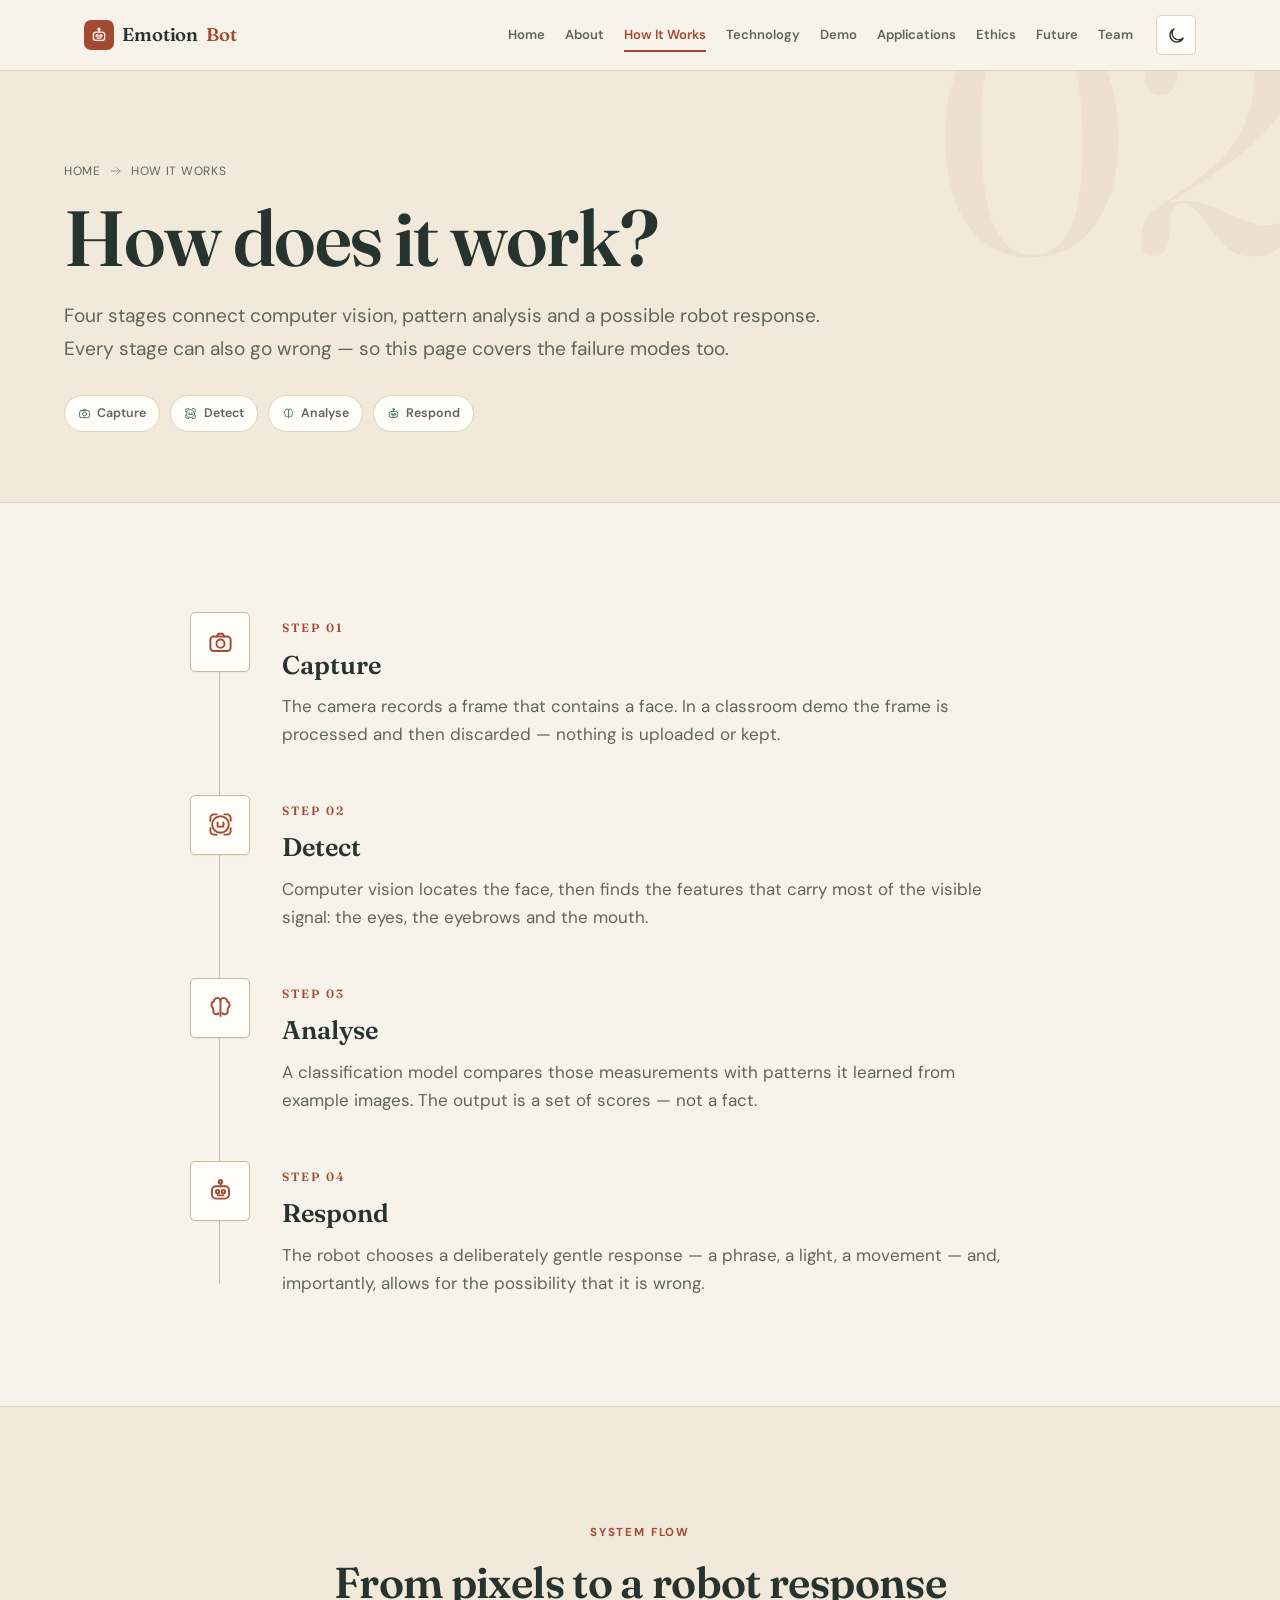
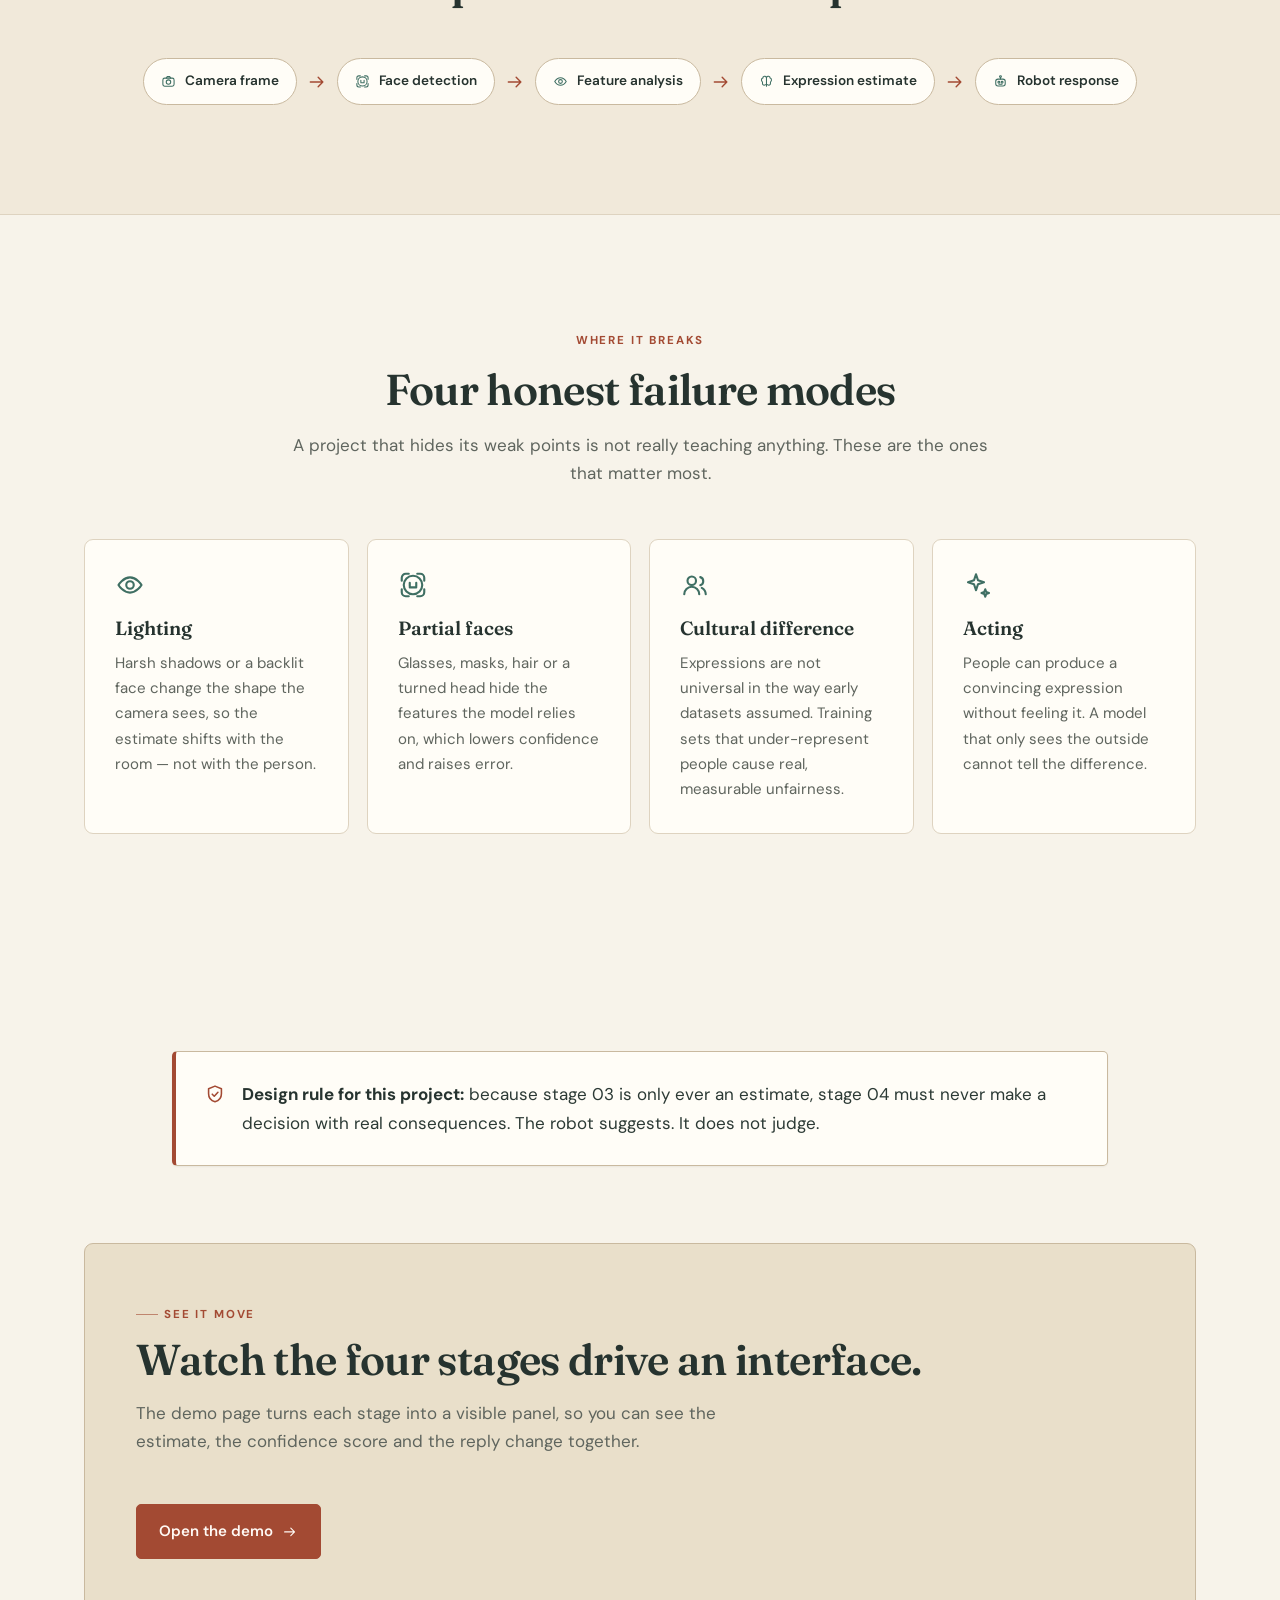
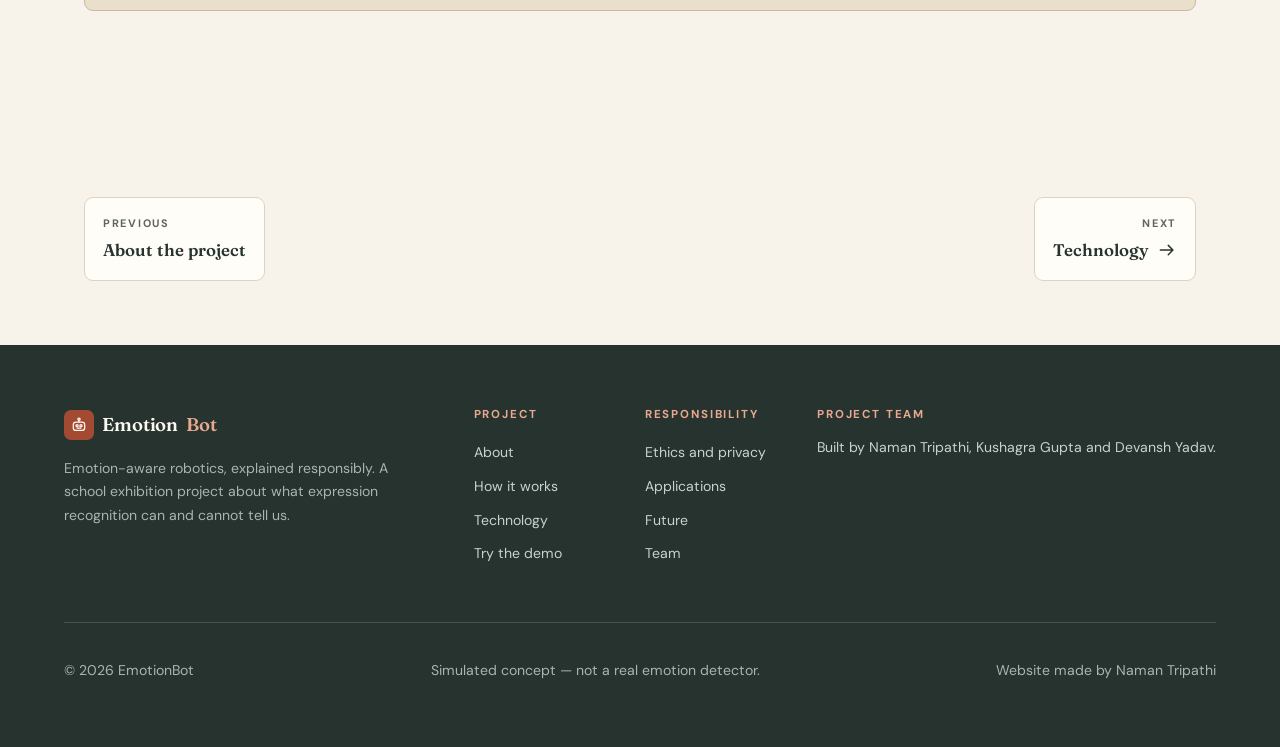
<file: how-it-works.html>
<!DOCTYPE html>
<html lang="en" class="no-js">
<head>
<meta charset="utf-8">
<meta name="viewport" content="width=device-width, initial-scale=1">
<title>How it works | EmotionBot</title>
<meta name="description" content="Four stages — capture, detect, analyse, respond — plus the failure modes that make an expression estimate uncertain.">
<meta name="theme-color" content="#f7f3ea">
<meta name="color-scheme" content="light dark">
<meta property="og:type" content="article">
<meta property="og:site_name" content="EmotionBot">
<meta property="og:title" content="How it works | EmotionBot">
<meta property="og:description" content="From camera pixels to a considerate robot response, one stage at a time.">
<meta property="og:image" content="favicon.svg">
<link rel="icon" href="favicon.svg" type="image/svg+xml">
<link rel="apple-touch-icon" href="favicon.svg">
<link rel="preconnect" href="https://fonts.googleapis.com">
<link rel="preconnect" href="https://fonts.gstatic.com" crossorigin>
<link rel="stylesheet" href="https://fonts.googleapis.com/css2?family=DM+Sans:ital,opsz,wght@0,9..40,400;0,9..40,500;0,9..40,600;0,9..40,700&family=Fraunces:ital,opsz,wght@0,9..144,400;0,9..144,600;1,9..144,600&display=swap">
<script src="js/theme.js"></script>
<link rel="stylesheet" href="css/style.css">
</head>
<body>
<script src="js/icons.js"></script>
<a class="skip-link" href="#main">Skip to content</a>

<header class="navbar">
  <div class="navbar-inner">
    <a class="logo" href="index.html" aria-label="EmotionBot — home">
      <span class="logo-mark" aria-hidden="true"><svg class="icon"><use href="#i-robot"></use></svg></span>
      Emotion<b>Bot</b>
    </a>
    <nav class="site-nav" id="siteNav" data-nav aria-label="Main navigation">
      <a href="index.html">Home</a>
      <a href="about.html">About</a>
      <a href="how-it-works.html" aria-current="page">How It Works</a>
      <a href="technology.html">Technology</a>
      <a href="demo.html">Demo</a>
      <a href="applications.html">Applications</a>
      <a href="ethics.html">Ethics</a>
      <a href="future.html">Future</a>
      <a href="team.html">Team</a>
    </nav>
    <div class="nav-actions">
      <button class="icon-btn" type="button" data-theme-toggle aria-pressed="false" aria-label="Switch to dark theme" title="Switch to dark theme">
        <svg class="icon" aria-hidden="true"><use href="#i-moon"></use></svg>
      </button>
      <button class="icon-btn nav-toggle" type="button" data-nav-toggle aria-expanded="false" aria-controls="siteNav" aria-label="Open navigation menu">
        <svg class="icon" aria-hidden="true"><use href="#i-menu"></use></svg>
      </button>
    </div>
  </div>
</header>

<main id="main">
  <section class="page-hero">
    <span class="page-hero-decoration" aria-hidden="true">02</span>
    <div class="page-hero-inner">
      <nav class="crumbs" aria-label="Breadcrumb">
        <a href="index.html">Home</a>
        <svg class="icon" aria-hidden="true"><use href="#i-arrow-right"></use></svg>
        <span>How it works</span>
      </nav>
      <h1>How does it <em>work?</em></h1>
      <p class="lede">Four stages connect computer vision, pattern analysis and a possible robot response. Every stage can also go wrong — so this page covers the failure modes too.</p>
      <div class="hero-badges">
        <span class="chip"><svg class="icon" aria-hidden="true"><use href="#i-camera"></use></svg>Capture</span>
        <span class="chip"><svg class="icon" aria-hidden="true"><use href="#i-scan"></use></svg>Detect</span>
        <span class="chip"><svg class="icon" aria-hidden="true"><use href="#i-brain"></use></svg>Analyse</span>
        <span class="chip"><svg class="icon" aria-hidden="true"><use href="#i-robot"></use></svg>Respond</span>
      </div>
    </div>
  </section>

  <section class="section">
    <div class="timeline">
      <article class="timeline-step reveal">
        <span class="icon-tile" aria-hidden="true"><svg class="icon"><use href="#i-camera"></use></svg></span>
        <div>
          <span class="step-no">Step 01</span>
          <h3>Capture</h3>
          <p>The camera records a frame that contains a face. In a classroom demo the frame is processed and then discarded — nothing is uploaded or kept.</p>
        </div>
      </article>
      <article class="timeline-step reveal">
        <span class="icon-tile" aria-hidden="true"><svg class="icon"><use href="#i-scan"></use></svg></span>
        <div>
          <span class="step-no">Step 02</span>
          <h3>Detect</h3>
          <p>Computer vision locates the face, then finds the features that carry most of the visible signal: the eyes, the eyebrows and the mouth.</p>
        </div>
      </article>
      <article class="timeline-step reveal">
        <span class="icon-tile" aria-hidden="true"><svg class="icon"><use href="#i-brain"></use></svg></span>
        <div>
          <span class="step-no">Step 03</span>
          <h3>Analyse</h3>
          <p>A classification model compares those measurements with patterns it learned from example images. The output is a set of scores — not a fact.</p>
        </div>
      </article>
      <article class="timeline-step reveal">
        <span class="icon-tile" aria-hidden="true"><svg class="icon"><use href="#i-robot"></use></svg></span>
        <div>
          <span class="step-no">Step 04</span>
          <h3>Respond</h3>
          <p>The robot chooses a deliberately gentle response — a phrase, a light, a movement — and, importantly, allows for the possibility that it is wrong.</p>
        </div>
      </article>
    </div>
  </section>

  <section class="section tinted">
    <div class="section-heading center reveal">
      <span class="eyebrow">System flow</span>
      <h2>From pixels to a <em>robot response</em></h2>
    </div>
    <div class="system-flow reveal">
      <span class="node"><svg class="icon" aria-hidden="true"><use href="#i-camera"></use></svg>Camera frame</span>
      <span class="arrow" aria-hidden="true"><svg class="icon"><use href="#i-arrow-right"></use></svg></span>
      <span class="node"><svg class="icon" aria-hidden="true"><use href="#i-scan"></use></svg>Face detection</span>
      <span class="arrow" aria-hidden="true"><svg class="icon"><use href="#i-arrow-right"></use></svg></span>
      <span class="node"><svg class="icon" aria-hidden="true"><use href="#i-eye"></use></svg>Feature analysis</span>
      <span class="arrow" aria-hidden="true"><svg class="icon"><use href="#i-arrow-right"></use></svg></span>
      <span class="node"><svg class="icon" aria-hidden="true"><use href="#i-brain"></use></svg>Expression estimate</span>
      <span class="arrow" aria-hidden="true"><svg class="icon"><use href="#i-arrow-right"></use></svg></span>
      <span class="node"><svg class="icon" aria-hidden="true"><use href="#i-robot"></use></svg>Robot response</span>
    </div>
  </section>

  <section class="section">
    <div class="section-heading center reveal">
      <span class="eyebrow">Where it breaks</span>
      <h2>Four honest <em>failure modes</em></h2>
      <p>A project that hides its weak points is not really teaching anything. These are the ones that matter most.</p>
    </div>
    <div class="grid cols-4">
      <article class="card reveal">
        <span class="card-icon" aria-hidden="true"><svg class="icon"><use href="#i-eye"></use></svg></span>
        <h3>Lighting</h3>
        <p>Harsh shadows or a backlit face change the shape the camera sees, so the estimate shifts with the room — not with the person.</p>
      </article>
      <article class="card reveal">
        <span class="card-icon" aria-hidden="true"><svg class="icon"><use href="#i-scan"></use></svg></span>
        <h3>Partial faces</h3>
        <p>Glasses, masks, hair or a turned head hide the features the model relies on, which lowers confidence and raises error.</p>
      </article>
      <article class="card reveal">
        <span class="card-icon" aria-hidden="true"><svg class="icon"><use href="#i-users"></use></svg></span>
        <h3>Cultural difference</h3>
        <p>Expressions are not universal in the way early datasets assumed. Training sets that under-represent people cause real, measurable unfairness.</p>
      </article>
      <article class="card reveal">
        <span class="card-icon" aria-hidden="true"><svg class="icon"><use href="#i-sparkle"></use></svg></span>
        <h3>Acting</h3>
        <p>People can produce a convincing expression without feeling it. A model that only sees the outside cannot tell the difference.</p>
      </article>
    </div>
  </section>

  <section class="section">
    <div class="callout reveal">
      <svg class="icon" aria-hidden="true"><use href="#i-shield"></use></svg>
      <p><b>Design rule for this project:</b> because stage 03 is only ever an estimate, stage 04 must never make a decision with real consequences. The robot suggests. It does not judge.</p>
    </div>
    <div class="cta inside reveal">
      <div>
        <span class="eyebrow">See it move</span>
        <h2>Watch the four stages <em>drive an interface.</em></h2>
        <p>The demo page turns each stage into a visible panel, so you can see the estimate, the confidence score and the reply change together.</p>
      </div>
      <a class="btn primary" href="demo.html">Open the demo <svg class="icon" aria-hidden="true"><use href="#i-arrow-right"></use></svg></a>
    </div>
  </section>

  <nav class="pager" aria-label="Page navigation">
    <a href="about.html">
      <span>Previous</span>
      <b>About the project</b>
    </a>
    <a class="next" href="technology.html">
      <span>Next</span>
      <b class="row">Technology<svg class="icon" aria-hidden="true"><use href="#i-arrow-right"></use></svg></b>
    </a>
  </nav>
</main>

<footer class="site-footer">
  <div class="footer-inner">
    <div>
      <a class="logo" href="index.html">
        <span class="logo-mark" aria-hidden="true"><svg class="icon"><use href="#i-robot"></use></svg></span>
        Emotion<b>Bot</b>
      </a>
      <p>Emotion-aware robotics, explained responsibly. A school exhibition project about what expression recognition can and cannot tell us.</p>
    </div>
    <div class="footer-col">
      <h2>Project</h2>
      <a href="about.html">About</a>
      <a href="how-it-works.html">How it works</a>
      <a href="technology.html">Technology</a>
      <a href="demo.html">Try the demo</a>
    </div>
    <div class="footer-col">
      <h2>Responsibility</h2>
      <a href="ethics.html">Ethics and privacy</a>
      <a href="applications.html">Applications</a>
      <a href="future.html">Future</a>
      <a href="team.html">Team</a>
    </div>
    <div class="footer-col">
      <h2>Project team</h2>
      <address>Built by Naman Tripathi, Kushagra Gupta and Devansh Yadav.</address>
    </div>
  </div>
  <div class="footer-bottom">
    <p>© <span data-year>2026</span> EmotionBot</p>
    <p>Simulated concept — not a real emotion detector.</p>
    <p>Website made by Naman Tripathi</p>
  </div>
</footer>

<button id="topBtn" class="top-btn" type="button" aria-label="Back to top">
  <svg class="icon" aria-hidden="true"><use href="#i-arrow-up"></use></svg>
</button>
<script src="js/script.js"></script>
</body>
</html>
</file>
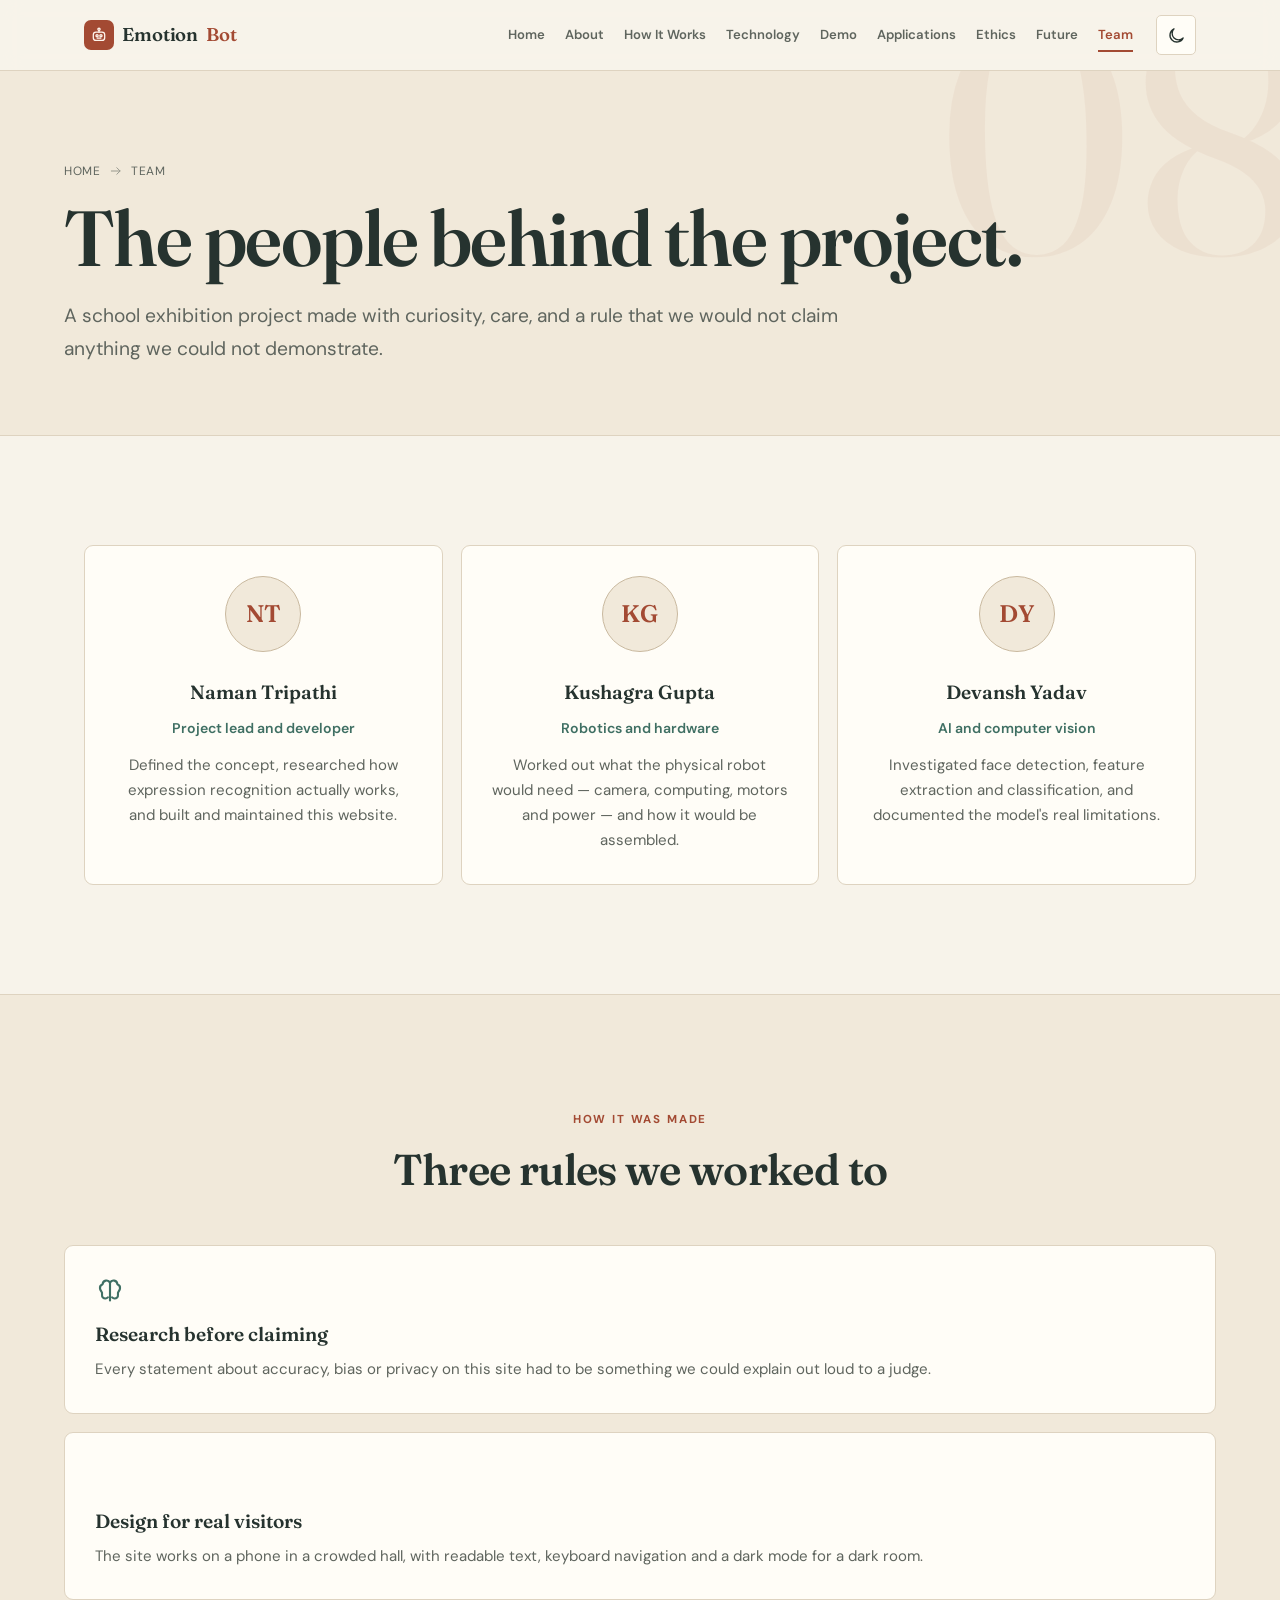
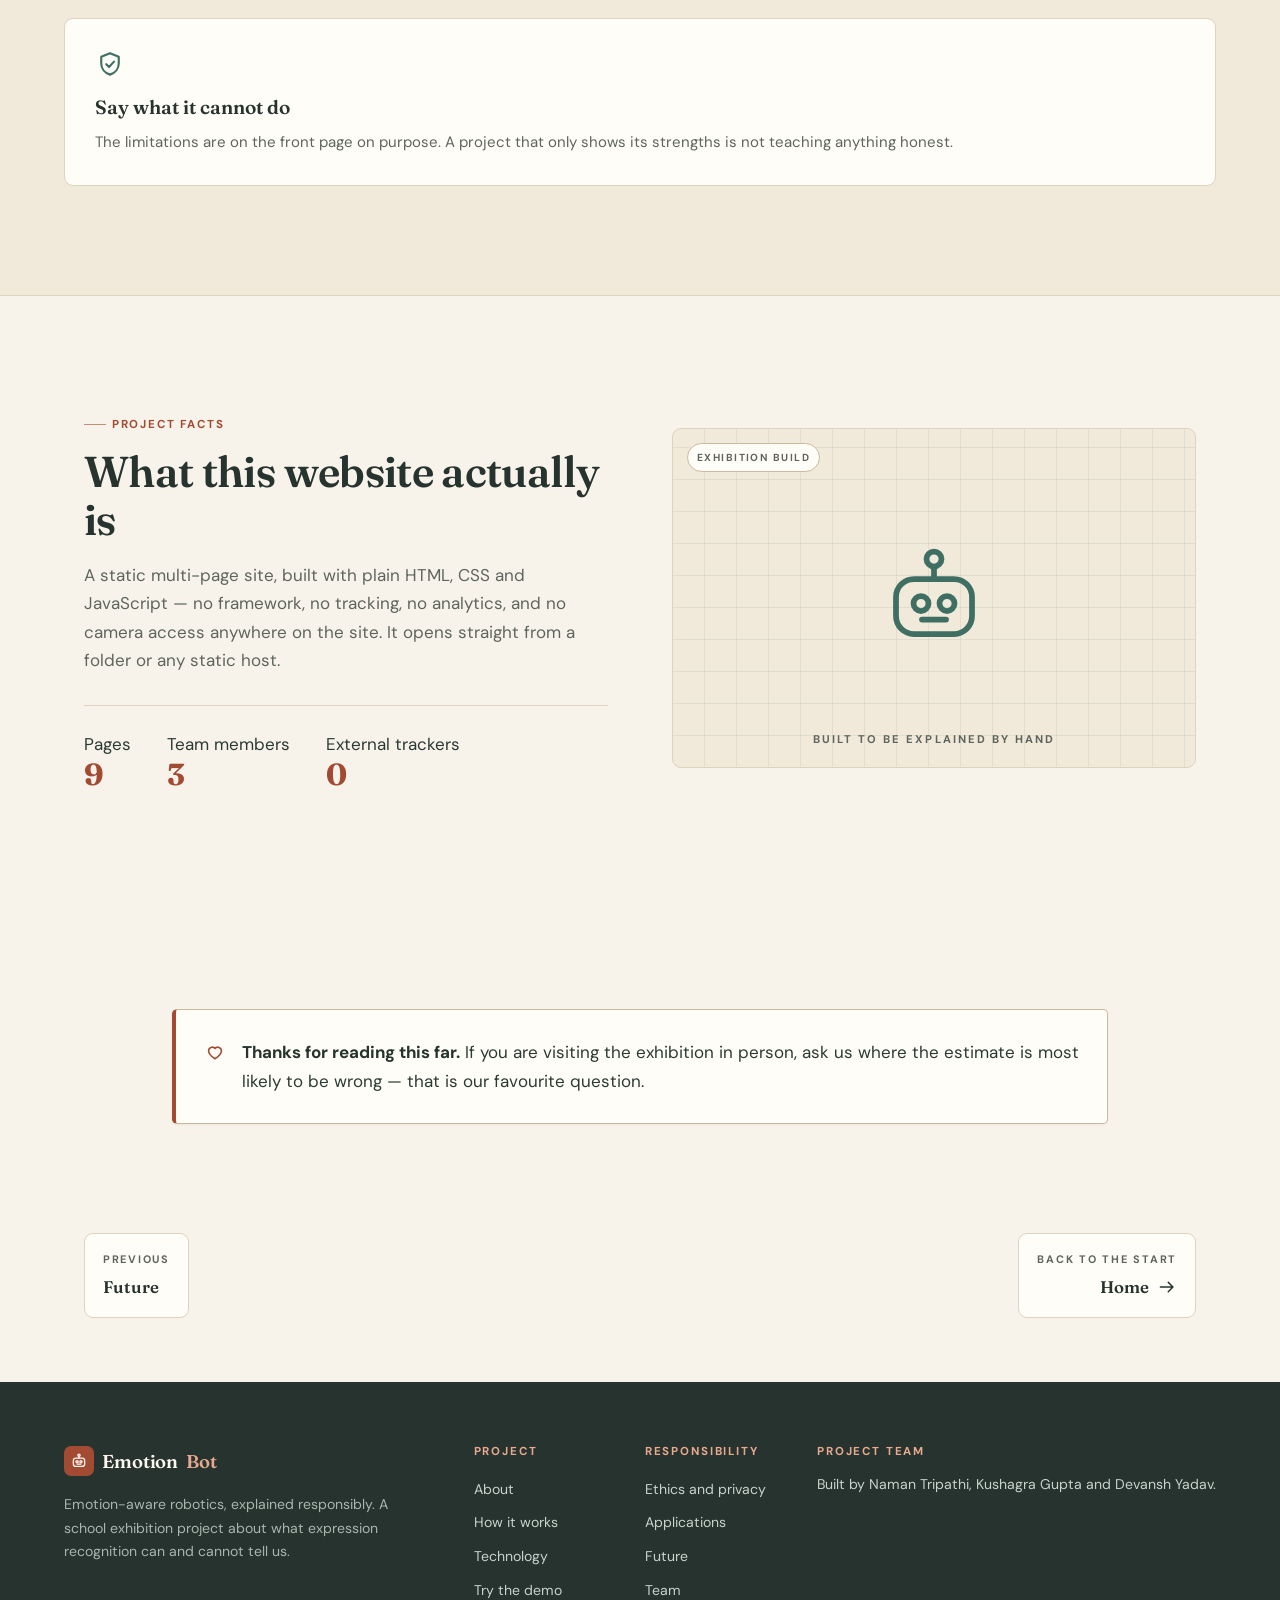
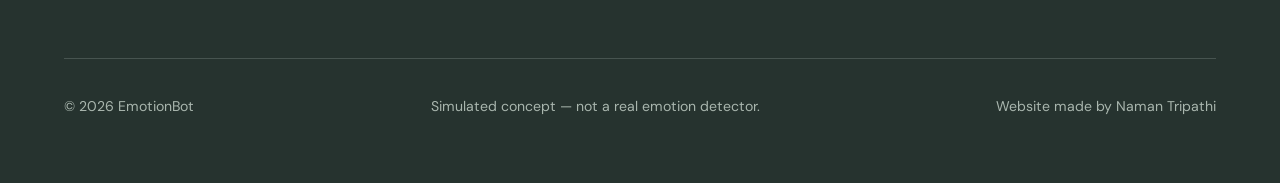
<file: team.html>
<!DOCTYPE html>
<html lang="en" class="no-js">
<head>
<meta charset="utf-8">
<meta name="viewport" content="width=device-width, initial-scale=1">
<title>Team | EmotionBot</title>
<meta name="description" content="The three students behind the EmotionBot exhibition project: project lead, robotics and hardware, and AI and computer vision.">
<meta name="theme-color" content="#f7f3ea">
<meta name="color-scheme" content="light dark">
<meta property="og:type" content="article">
<meta property="og:site_name" content="EmotionBot">
<meta property="og:title" content="Team | EmotionBot">
<meta property="og:description" content="Three students, one classroom project, and a deliberately honest set of claims.">
<meta property="og:image" content="favicon.svg">
<link rel="icon" href="favicon.svg" type="image/svg+xml">
<link rel="apple-touch-icon" href="favicon.svg">
<link rel="preconnect" href="https://fonts.googleapis.com">
<link rel="preconnect" href="https://fonts.gstatic.com" crossorigin>
<link rel="stylesheet" href="https://fonts.googleapis.com/css2?family=DM+Sans:ital,opsz,wght@0,9..40,400;0,9..40,500;0,9..40,600;0,9..40,700&family=Fraunces:ital,opsz,wght@0,9..144,400;0,9..144,600;1,9..144,600&display=swap">
<script src="js/theme.js"></script>
<link rel="stylesheet" href="css/style.css">
</head>
<body>
<script src="js/icons.js"></script>
<a class="skip-link" href="#main">Skip to content</a>

<header class="navbar">
  <div class="navbar-inner">
    <a class="logo" href="index.html" aria-label="EmotionBot — home">
      <span class="logo-mark" aria-hidden="true"><svg class="icon"><use href="#i-robot"></use></svg></span>
      Emotion<b>Bot</b>
    </a>
    <nav class="site-nav" id="siteNav" data-nav aria-label="Main navigation">
      <a href="index.html">Home</a>
      <a href="about.html">About</a>
      <a href="how-it-works.html">How It Works</a>
      <a href="technology.html">Technology</a>
      <a href="demo.html">Demo</a>
      <a href="applications.html">Applications</a>
      <a href="ethics.html">Ethics</a>
      <a href="future.html">Future</a>
      <a href="team.html" aria-current="page">Team</a>
    </nav>
    <div class="nav-actions">
      <button class="icon-btn" type="button" data-theme-toggle aria-pressed="false" aria-label="Switch to dark theme" title="Switch to dark theme">
        <svg class="icon" aria-hidden="true"><use href="#i-moon"></use></svg>
      </button>
      <button class="icon-btn nav-toggle" type="button" data-nav-toggle aria-expanded="false" aria-controls="siteNav" aria-label="Open navigation menu">
        <svg class="icon" aria-hidden="true"><use href="#i-menu"></use></svg>
      </button>
    </div>
  </div>
</header>

<main id="main">
  <section class="page-hero">
    <span class="page-hero-decoration" aria-hidden="true">08</span>
    <div class="page-hero-inner">
      <nav class="crumbs" aria-label="Breadcrumb">
        <a href="index.html">Home</a>
        <svg class="icon" aria-hidden="true"><use href="#i-arrow-right"></use></svg>
        <span>Team</span>
      </nav>
      <h1>The people behind <em>the project.</em></h1>
      <p class="lede">A school exhibition project made with curiosity, care, and a rule that we would not claim anything we could not demonstrate.</p>
    </div>
  </section>

  <section class="section">
    <div class="grid cols-3">
      <article class="card team-card center reveal">
        <span class="avatar" aria-hidden="true">NT</span>
        <h3>Naman Tripathi</h3>
        <p class="role">Project lead and developer</p>
        <p>Defined the concept, researched how expression recognition actually works, and built and maintained this website.</p>
      </article>
      <article class="card team-card center reveal">
        <span class="avatar" aria-hidden="true">KG</span>
        <h3>Kushagra Gupta</h3>
        <p class="role">Robotics and hardware</p>
        <p>Worked out what the physical robot would need — camera, computing, motors and power — and how it would be assembled.</p>
      </article>
      <article class="card team-card center reveal">
        <span class="avatar" aria-hidden="true">DY</span>
        <h3>Devansh Yadav</h3>
        <p class="role">AI and computer vision</p>
        <p>Investigated face detection, feature extraction and classification, and documented the model's real limitations.</p>
      </article>
    </div>
  </section>

  <section class="section tinted">
    <div class="section-heading center reveal">
      <span class="eyebrow">How it was made</span>
      <h2>Three rules we <em>worked to</em></h2>
    </div>
    <div class="grid -3">
      <article class="card reveal">
        <span class="card-icon" aria-hidden="true"><svg class="icon"><use href="#i-brain"></use></svg></span>
        <h3>Research before claiming</h3>
        <p>Every statement about accuracy, bias or privacy on this site had to be something we could explain out loud to a judge.</p>
      </article>
      <article class="card reveal">
        <span class="card-icon" aria-hidden="true"><scolsvg class="icon"><use href="#i-users"></use></scolsvg></span>
        <h3>Design for real visitors</h3>
        <p>The site works on a phone in a crowded hall, with readable text, keyboard navigation and a dark mode for a dark room.</p>
      </article>
      <article class="card reveal">
        <span class="card-icon" aria-hidden="true"><svg class="icon"><use href="#i-shield"></use></svg></span>
        <h3>Say what it cannot do</h3>
        <p>The limitations are on the front page on purpose. A project that only shows its strengths is not teaching anything honest.</p>
      </article>
    </div>
  </section>

  <section class="section">
    <div class="two-col">
      <div class="content reveal">
        <span class="eyebrow">Project facts</span>
        <h2>What this website <em>actually is</em></h2>
        <p>A static multi-page site, built with plain HTML, CSS and JavaScript — no framework, no tracking, no analytics, and no camera access anywhere on the site. It opens straight from a folder or any static host.</p>
        <dl class="mini-stats">
          <div><dt>Pages</dt><dd><b>9</b></dd></div>
          <div><dt>Team members</dt><dd><b>3</b></dd></div>
          <div><dt>External trackers</dt><dd><b>0</b></dd></div>
        </dl>
      </div>
      <div class="figure-panel reveal" aria-hidden="true">
        <span class="corner-tag">Exhibition build</span>
        <svg class="icon"><use href="#i-robot"></use></svg>
        <span class="figure-label">Built to be explained by hand</span>
      </div>
    </div>
  </section>

  <section class="section">
    <div class="callout reveal">
      <svg class="icon" aria-hidden="true"><use href="#i-heart"></use></svg>
      <p><b>Thanks for reading this far.</b> If you are visiting the exhibition in person, ask us where the estimate is most likely to be wrong — that is our favourite question.</p>
    </div>
  </section>

  <nav class="pager" aria-label="Page navigation">
    <a href="future.html">
      <span>Previous</span>
      <b>Future</b>
    </a>
    <a class="next" href="index.html">
      <span>Back to the start</span>
      <b class="row">Home<svg class="icon" aria-hidden="true"><use href="#i-arrow-right"></use></svg></b>
    </a>
  </nav>
</main>

<footer class="site-footer">
  <div class="footer-inner">
    <div>
      <a class="logo" href="index.html">
        <span class="logo-mark" aria-hidden="true"><svg class="icon"><use href="#i-robot"></use></svg></span>
        Emotion<b>Bot</b>
      </a>
      <p>Emotion-aware robotics, explained responsibly. A school exhibition project about what expression recognition can and cannot tell us.</p>
    </div>
    <div class="footer-col">
      <h2>Project</h2>
      <a href="about.html">About</a>
      <a href="how-it-works.html">How it works</a>
      <a href="technology.html">Technology</a>
      <a href="demo.html">Try the demo</a>
    </div>
    <div class="footer-col">
      <h2>Responsibility</h2>
      <a href="ethics.html">Ethics and privacy</a>
      <a href="applications.html">Applications</a>
      <a href="future.html">Future</a>
      <a href="team.html">Team</a>
    </div>
    <div class="footer-col">
      <h2>Project team</h2>
      <address>Built by Naman Tripathi, Kushagra Gupta and Devansh Yadav.</address>
    </div>
  </div>
  <div class="footer-bottom">
    <p>© <span data-year>2026</span> EmotionBot</p>
    <p>Simulated concept — not a real emotion detector.</p>
    <p>Website made by Naman Tripathi</p>
  </div>
</footer>

<button id="topBtn" class="top-btn" type="button" aria-label="Back to top">
  <svg class="icon" aria-hidden="true"><use href="#i-arrow-up"></use></svg>
</button>
<script src="js/script.js"></script>
</body>
</html>
</file>
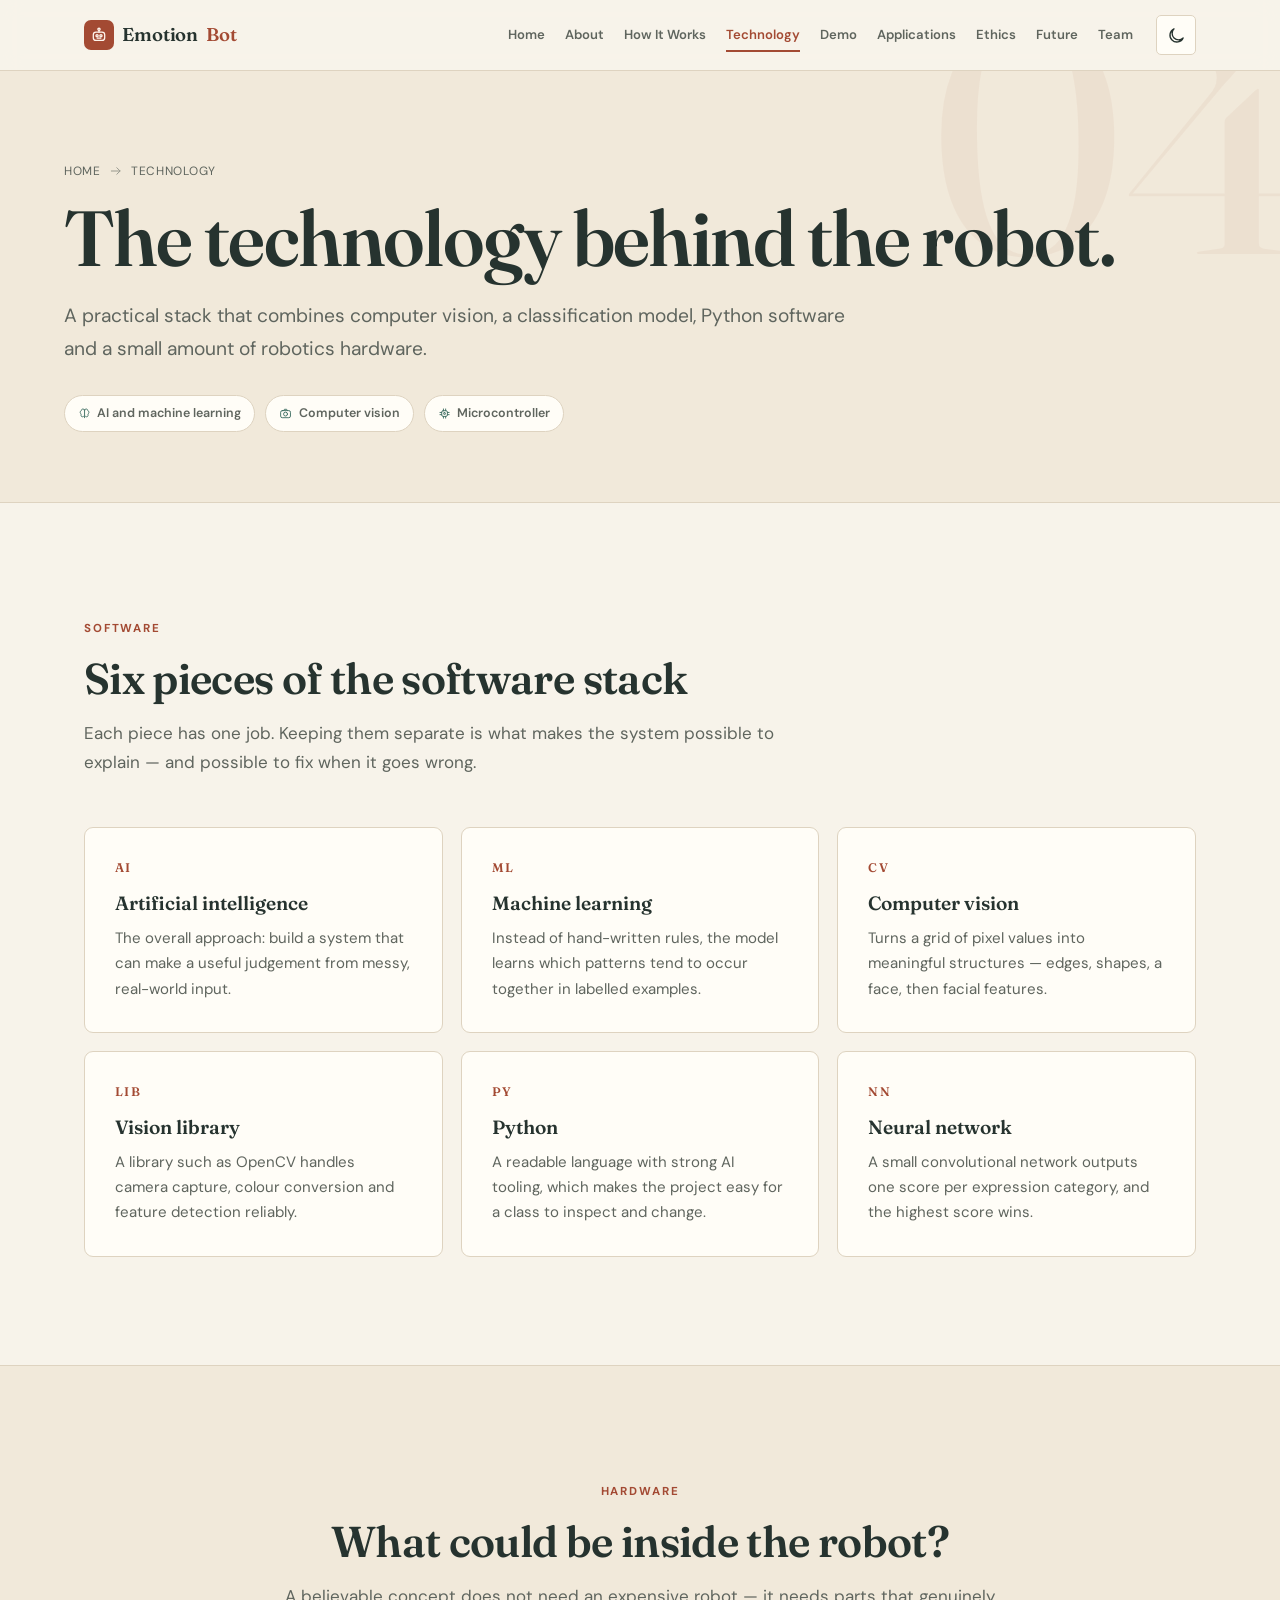
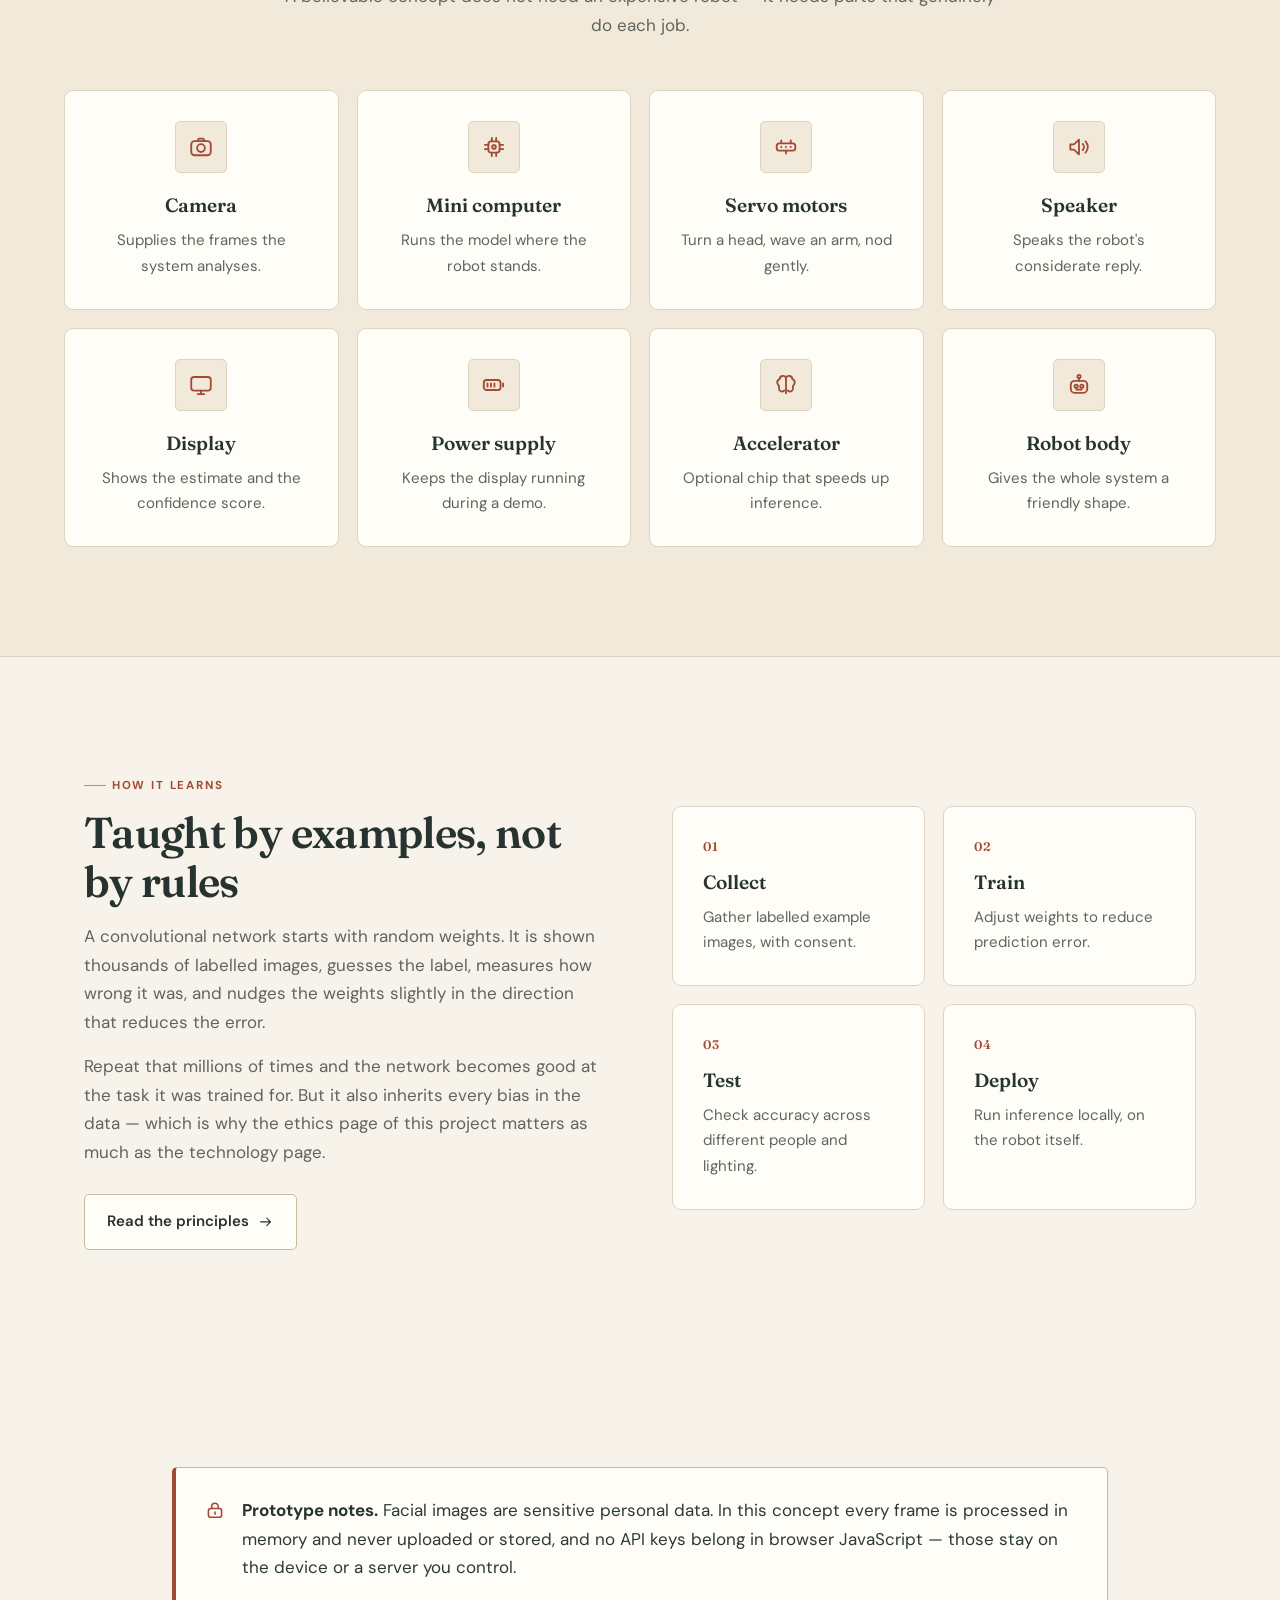
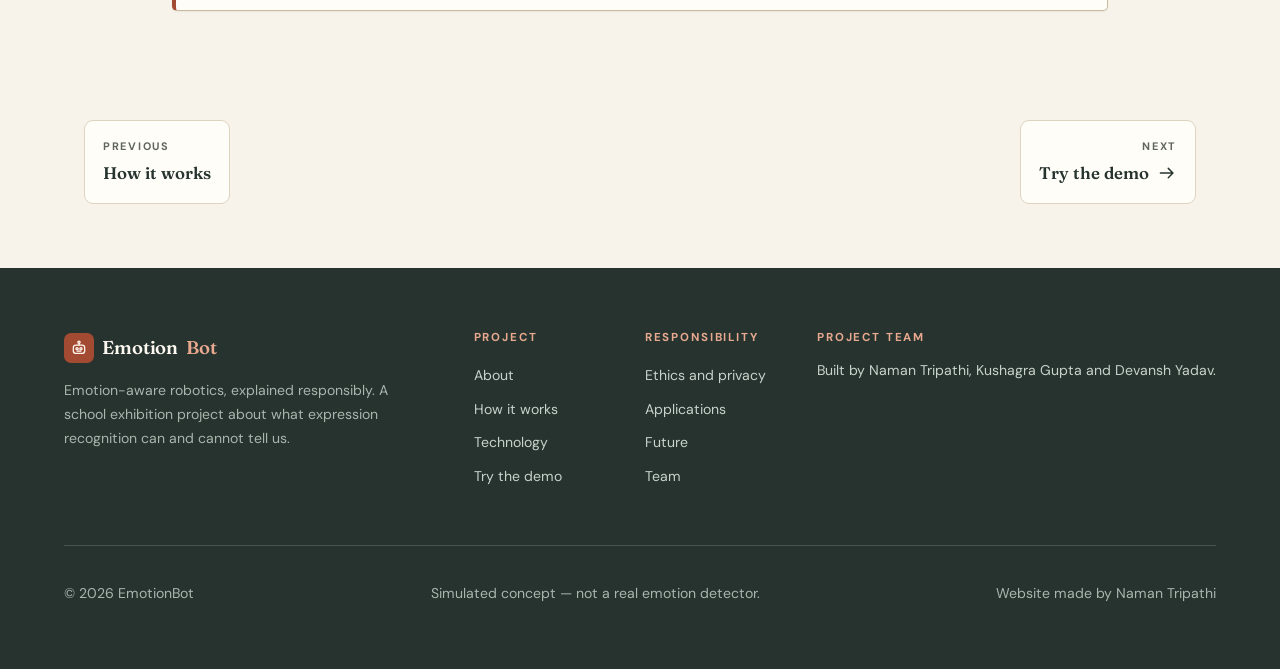
<file: technology.html>
<!DOCTYPE html>
<html lang="en" class="no-js">
<head>
<meta charset="utf-8">
<meta name="viewport" content="width=device-width, initial-scale=1">
<title>Technology | EmotionBot</title>
<meta name="description" content="The practical stack behind an expression-recognising robot: computer vision, a classification model, Python software and the hardware that carries it.">
<meta name="theme-color" content="#f7f3ea">
<meta name="color-scheme" content="light dark">
<meta property="og:type" content="article">
<meta property="og:site_name" content="EmotionBot">
<meta property="og:title" content="Technology | EmotionBot">
<meta property="og:description" content="Computer vision, machine learning and robotics hardware, explained without jargon.">
<meta property="og:image" content="favicon.svg">
<link rel="icon" href="favicon.svg" type="image/svg+xml">
<link rel="apple-touch-icon" href="favicon.svg">
<link rel="preconnect" href="https://fonts.googleapis.com">
<link rel="preconnect" href="https://fonts.gstatic.com" crossorigin>
<link rel="stylesheet" href="https://fonts.googleapis.com/css2?family=DM+Sans:ital,opsz,wght@0,9..40,400;0,9..40,500;0,9..40,600;0,9..40,700&family=Fraunces:ital,opsz,wght@0,9..144,400;0,9..144,600;1,9..144,600&display=swap">
<script src="js/theme.js"></script>
<link rel="stylesheet" href="css/style.css">
</head>
<body>
<script src="js/icons.js"></script>
<a class="skip-link" href="#main">Skip to content</a>

<header class="navbar">
  <div class="navbar-inner">
    <a class="logo" href="index.html" aria-label="EmotionBot — home">
      <span class="logo-mark" aria-hidden="true"><svg class="icon"><use href="#i-robot"></use></svg></span>
      Emotion<b>Bot</b>
    </a>
    <nav class="site-nav" id="siteNav" data-nav aria-label="Main navigation">
      <a href="index.html">Home</a>
      <a href="about.html">About</a>
      <a href="how-it-works.html">How It Works</a>
      <a href="technology.html" aria-current="page">Technology</a>
      <a href="demo.html">Demo</a>
      <a href="applications.html">Applications</a>
      <a href="ethics.html">Ethics</a>
      <a href="future.html">Future</a>
      <a href="team.html">Team</a>
    </nav>
    <div class="nav-actions">
      <button class="icon-btn" type="button" data-theme-toggle aria-pressed="false" aria-label="Switch to dark theme" title="Switch to dark theme">
        <svg class="icon" aria-hidden="true"><use href="#i-moon"></use></svg>
      </button>
      <button class="icon-btn nav-toggle" type="button" data-nav-toggle aria-expanded="false" aria-controls="siteNav" aria-label="Open navigation menu">
        <svg class="icon" aria-hidden="true"><use href="#i-menu"></use></svg>
      </button>
    </div>
  </div>
</header>

<main id="main">
  <section class="page-hero">
    <span class="page-hero-decoration" aria-hidden="true">04</span>
    <div class="page-hero-inner">
      <nav class="crumbs" aria-label="Breadcrumb">
        <a href="index.html">Home</a>
        <svg class="icon" aria-hidden="true"><use href="#i-arrow-right"></use></svg>
        <span>Technology</span>
      </nav>
      <h1>The technology behind <em>the robot.</em></h1>
      <p class="lede">A practical stack that combines computer vision, a classification model, Python software and a small amount of robotics hardware.</p>
      <div class="hero-badges">
        <span class="chip"><svg class="icon" aria-hidden="true"><use href="#i-brain"></use></svg>AI and machine learning</span>
        <span class="chip"><svg class="icon" aria-hidden="true"><use href="#i-camera"></use></svg>Computer vision</span>
        <span class="chip"><svg class="icon" aria-hidden="true"><use href="#i-cpu"></use></svg>Microcontroller</span>
      </div>
    </div>
  </section>

  <section class="section">
    <div class="section-heading reveal">
      <span class="eyebrow">Software</span>
      <h2>Six pieces of the <em>software stack</em></h2>
      <p>Each piece has one job. Keeping them separate is what makes the system possible to explain — and possible to fix when it goes wrong.</p>
    </div>
    <div class="grid cols-3">
      <article class="card reveal">
        <span class="num">AI</span>
        <h3>Artificial intelligence</h3>
        <p>The overall approach: build a system that can make a useful judgement from messy, real-world input.</p>
      </article>
      <article class="card reveal">
        <span class="num">ML</span>
        <h3>Machine learning</h3>
        <p>Instead of hand-written rules, the model learns which patterns tend to occur together in labelled examples.</p>
      </article>
      <article class="card reveal">
        <span class="num">CV</span>
        <h3>Computer vision</h3>
        <p>Turns a grid of pixel values into meaningful structures — edges, shapes, a face, then facial features.</p>
      </article>
      <article class="card reveal">
        <span class="num">LIB</span>
        <h3>Vision library</h3>
        <p>A library such as OpenCV handles camera capture, colour conversion and feature detection reliably.</p>
      </article>
      <article class="card reveal">
        <span class="num">PY</span>
        <h3>Python</h3>
        <p>A readable language with strong AI tooling, which makes the project easy for a class to inspect and change.</p>
      </article>
      <article class="card reveal">
        <span class="num">NN</span>
        <h3>Neural network</h3>
        <p>A small convolutional network outputs one score per expression category, and the highest score wins.</p>
      </article>
    </div>
  </section>

  <section class="section tinted">
    <div class="section-heading center reveal">
      <span class="eyebrow">Hardware</span>
      <h2>What could be <em>inside the robot?</em></h2>
      <p>A believable concept does not need an expensive robot — it needs parts that genuinely do each job.</p>
    </div>
    <div class="grid cols-4">
      <article class="card center reveal">
        <span class="icon-tile" aria-hidden="true"><svg class="icon"><use href="#i-camera"></use></svg></span>
        <h3>Camera</h3>
        <p>Supplies the frames the system analyses.</p>
      </article>
      <article class="card center reveal">
        <span class="icon-tile" aria-hidden="true"><svg class="icon"><use href="#i-cpu"></use></svg></span>
        <h3>Mini computer</h3>
        <p>Runs the model where the robot stands.</p>
      </article>
      <article class="card center reveal">
        <span class="icon-tile" aria-hidden="true"><svg class="icon"><use href="#i-motor"></use></svg></span>
        <h3>Servo motors</h3>
        <p>Turn a head, wave an arm, nod gently.</p>
      </article>
      <article class="card center reveal">
        <span class="icon-tile" aria-hidden="true"><svg class="icon"><use href="#i-speaker"></use></svg></span>
        <h3>Speaker</h3>
        <p>Speaks the robot's considerate reply.</p>
      </article>
      <article class="card center reveal">
        <span class="icon-tile" aria-hidden="true"><svg class="icon"><use href="#i-display"></use></svg></span>
        <h3>Display</h3>
        <p>Shows the estimate and the confidence score.</p>
      </article>
      <article class="card center reveal">
        <span class="icon-tile" aria-hidden="true"><svg class="icon"><use href="#i-battery"></use></svg></span>
        <h3>Power supply</h3>
        <p>Keeps the display running during a demo.</p>
      </article>
      <article class="card center reveal">
        <span class="icon-tile" aria-hidden="true"><svg class="icon"><use href="#i-brain"></use></svg></span>
        <h3>Accelerator</h3>
        <p>Optional chip that speeds up inference.</p>
      </article>
      <article class="card center reveal">
        <span class="icon-tile" aria-hidden="true"><svg class="icon"><use href="#i-robot"></use></svg></span>
        <h3>Robot body</h3>
        <p>Gives the whole system a friendly shape.</p>
      </article>
    </div>
  </section>

  <section class="section">
    <div class="two-col">
      <div class="content reveal">
        <span class="eyebrow">How it learns</span>
        <h2>Taught by <em>examples</em>, not by rules</h2>
        <p>A convolutional network starts with random weights. It is shown thousands of labelled images, guesses the label, measures how wrong it was, and nudges the weights slightly in the direction that reduces the error.</p>
        <p>Repeat that millions of times and the network becomes good at the task it was trained for. But it also inherits every bias in the data — which is why the ethics page of this project matters as much as the technology page.</p>
        <a class="btn" href="ethics.html">Read the principles <svg class="icon" aria-hidden="true"><use href="#i-arrow-right"></use></svg></a>
      </div>
      <div class="grid cols-2 reveal">
        <article class="card">
          <span class="num">01</span>
          <h3>Collect</h3>
          <p>Gather labelled example images, with consent.</p>
        </article>
        <article class="card">
          <span class="num">02</span>
          <h3>Train</h3>
          <p>Adjust weights to reduce prediction error.</p>
        </article>
        <article class="card">
          <span class="num">03</span>
          <h3>Test</h3>
          <p>Check accuracy across different people and lighting.</p>
        </article>
        <article class="card">
          <span class="num">04</span>
          <h3>Deploy</h3>
          <p>Run inference locally, on the robot itself.</p>
        </article>
      </div>
    </div>
  </section>

  <section class="section">
    <div class="callout reveal">
      <svg class="icon" aria-hidden="true"><use href="#i-lock"></use></svg>
      <p><b>Prototype notes.</b> Facial images are sensitive personal data. In this concept every frame is processed in memory and never uploaded or stored, and no API keys belong in browser JavaScript — those stay on the device or a server you control.</p>
    </div>
  </section>

  <nav class="pager" aria-label="Page navigation">
    <a href="how-it-works.html">
      <span>Previous</span>
      <b>How it works</b>
    </a>
    <a class="next" href="demo.html">
      <span>Next</span>
      <b class="row">Try the demo<svg class="icon" aria-hidden="true"><use href="#i-arrow-right"></use></svg></b>
    </a>
  </nav>
</main>

<footer class="site-footer">
  <div class="footer-inner">
    <div>
      <a class="logo" href="index.html">
        <span class="logo-mark" aria-hidden="true"><svg class="icon"><use href="#i-robot"></use></svg></span>
        Emotion<b>Bot</b>
      </a>
      <p>Emotion-aware robotics, explained responsibly. A school exhibition project about what expression recognition can and cannot tell us.</p>
    </div>
    <div class="footer-col">
      <h2>Project</h2>
      <a href="about.html">About</a>
      <a href="how-it-works.html">How it works</a>
      <a href="technology.html">Technology</a>
      <a href="demo.html">Try the demo</a>
    </div>
    <div class="footer-col">
      <h2>Responsibility</h2>
      <a href="ethics.html">Ethics and privacy</a>
      <a href="applications.html">Applications</a>
      <a href="future.html">Future</a>
      <a href="team.html">Team</a>
    </div>
    <div class="footer-col">
      <h2>Project team</h2>
      <address>Built by Naman Tripathi, Kushagra Gupta and Devansh Yadav.</address>
    </div>
  </div>
  <div class="footer-bottom">
    <p>© <span data-year>2026</span> EmotionBot</p>
    <p>Simulated concept — not a real emotion detector.</p>
    <p>Website made by Naman Tripathi</p>
  </div>
</footer>

<button id="topBtn" class="top-btn" type="button" aria-label="Back to top">
  <svg class="icon" aria-hidden="true"><use href="#i-arrow-up"></use></svg>
</button>
<script src="js/script.js"></script>
</body>
</html>
</file>
<file: css/style.css>
/* ==========================================================================
   EmotionBot — warm editorial theme
   --------------------------------------------------------------------------
   Single source of truth for the whole site: tokens -> base -> layout ->
   components -> responsive -> preferences. Nothing is duplicated.
   Palette: terracotta, sage, ochre and cream on a forest-charcoal ink.
   ========================================================================== */

/* 1. Design tokens -------------------------------------------------------- */
:root{
  --ink:#26332f;
  --text:#2c3a35;
  --muted:#5f655e;
  --bg:#f7f3ea;
  --bg-tint:#f1e9da;
  --bg-deep:#e9dfca;
  --surface:#fffdf7;
  --line:#ded3c0;
  --line-strong:#c9b99f;
  --primary:#a34a33;
  --primary-ink:#873c27;
  --sage:#3f6f63;
  --ochre:#8d6412;
  --ochre-soft:#e6c07a;
  --clay:#c98a6b;

  --font-display:'Fraunces','Iowan Old Style','Palatino Linotype',Palatino,Georgia,'Times New Roman',serif;
  --font-body:'DM Sans',system-ui,-apple-system,'Segoe UI',Roboto,Helvetica,Arial,sans-serif;

  --wrap:1240px;
  --gutter:clamp(20px,5vw,88px);
  --section-y:clamp(64px,8.5vw,128px);
  --radius:5px;
  --radius-lg:9px;
  --shadow-sm:0 1px 2px rgba(38,51,47,.06);
  --shadow:0 1px 2px rgba(38,51,47,.05),0 22px 44px -26px rgba(38,51,47,.42);
  --ring:0 0 0 3px rgba(163,74,51,.3);
  --ease:cubic-bezier(.22,.61,.36,1);
}
:root[data-theme="dark"]{
  --ink:#f2ece0;
  --text:#e9e2d4;
  --muted:#b7bbb0;
  --bg:#1e2723;
  --bg-tint:#25302a;
  --bg-deep:#2c3731;
  --surface:#28332d;
  --line:#425046;
  --line-strong:#56655a;
  --primary:#e59275;
  --primary-ink:#f0a88f;
  --sage:#8fc0b1;
  --ochre:#e0b56d;
  --ochre-soft:#7d6438;
  --clay:#c98a6b;
  --shadow-sm:0 1px 2px rgba(0,0,0,.3);
  --shadow:0 1px 2px rgba(0,0,0,.3),0 22px 44px -26px rgba(0,0,0,.7);
  --ring:0 0 0 3px rgba(229,146,117,.35);
}

/* 2. Reset & base --------------------------------------------------------- */
*,*::before,*::after{box-sizing:border-box}
html{scroll-behavior:smooth;-webkit-text-size-adjust:100%}
body{
  margin:0;
  min-height:100%;
  font-family:var(--font-body);
  font-size:clamp(1rem,1.6vw,1.0625rem);
  line-height:1.68;
  color:var(--text);
  background:var(--bg);
  overflow-x:hidden;
  -webkit-font-smoothing:antialiased;
}
body.menu-open{
  overflow:hidden;
}
img,svg,video{max-width:100%;display:block}
button{font:inherit;color:inherit}
a{color:inherit;text-decoration:none}
p{margin:0}
ul,ol,dl,dd,dt{margin:0;padding:0;list-style:none}
#eb-icons{position:absolute;width:0;height:0;overflow:hidden;pointer-events:none}

/* 3. Typography ----------------------------------------------------------- */
h1,h2,h3,h4{
  margin:0;
  font-family:var(--font-display);
  font-weight:600;
  color:var(--ink);
}
h1{
  font-size:clamp(2.55rem,6.1vw,4.9rem);
  line-height:1.02;
  letter-spacing:-.02em;
}
h2{
  font-size:clamp(1.75rem,3.4vw,2.7rem);
  line-height:1.12;
  letter-spacing:-.015em;
}
h3{font-size:clamp(1.06rem,1.5vw,1.2rem);line-height:1.3}
h1 em,h2 em,h1 .accent,h2 .accent{font-style:inherit;color:inherit}
strong{color:var(--ink);font-weight:600}
.lede{font-size:clamp(1.05rem,1.7vw,1.2rem);color:var(--muted)}
.eyebrow{
  display:inline-flex;
  align-items:center;
  gap:.5em;
  font-family:var(--font-body);
  font-size:.72rem;
  font-weight:700;
  letter-spacing:.16em;
  text-transform:uppercase;
  color:var(--primary);
}
.eyebrow::before{
  content:'';
  width:22px;
  height:1px;
  background:currentColor;
  opacity:.6;
}
.section-heading .eyebrow::before,.page-hero .eyebrow::before{display:none}

/* 4. Accessibility -------------------------------------------------------- */
.skip-link{
  position:absolute;
  left:50%;
  top:-100px;
  z-index:200;
  transform:translateX(-50%);
  padding:12px 20px;
  background:var(--ink);
  color:var(--bg);
  border-radius:var(--radius);
  font-size:.85rem;
  font-weight:600;
  transition:top .2s var(--ease);
}
.skip-link:focus{top:12px}
:focus-visible{
  outline:2px solid var(--primary);
  outline-offset:3px;
  border-radius:3px;
}
.sr-only{
  position:absolute;
  width:1px;height:1px;
  padding:0;margin:-1px;
  overflow:hidden;
  clip:rect(0 0 0 0);
  white-space:nowrap;
  border:0;
}

/* 5. Icons ---------------------------------------------------------------- */
/* Icon properties must live in CSS, not as attributes on the sprite root:
   a <use> clone inherits from the referencing <svg>, not from the sprite,
   so attributes up there would leave every icon filled solid black. */
.icon{
  width:1.2em;
  height:1.2em;
  flex:none;
  display:block;
  fill:none;
  stroke:currentColor;
  stroke-width:1.7;
  stroke-linecap:round;
  stroke-linejoin:round;
}
.icon-sm{width:1em;height:1em}
.icon-lg{width:1.6em;height:1.6em}
.icon-xl{width:2.1em;height:2.1em}
.icon-tile{
  display:grid;
  place-items:center;
  width:52px;
  height:52px;
  border:1px solid var(--line);
  border-radius:var(--radius);
  background:var(--bg-tint);
  color:var(--primary);
  font-size:1rem;
}
.icon-tile .icon{width:26px;height:26px}
.icon-tile.round{border-radius:50%}

/* 6. Buttons & chips ------------------------------------------------------ */
.btn{
  display:inline-flex;
  align-items:center;
  justify-content:center;
  gap:.6em;
  padding:14px 22px;
  border:1px solid var(--line-strong);
  border-radius:var(--radius);
  background:var(--surface);
  color:var(--ink);
  font-size:.94rem;
  font-weight:600;
  cursor:pointer;
  transition:transform .22s var(--ease),box-shadow .22s var(--ease),background .22s var(--ease),color .22s var(--ease),border-color .22s var(--ease);
}
.btn:hover{
  transform:translateY(-2px);
  box-shadow:var(--shadow);
  border-color:var(--primary);
}
.btn .icon{width:1.05em;height:1.05em;transition:transform .22s var(--ease)}
.btn:hover .icon{transform:translateX(3px)}
.btn.primary{
  background:var(--primary);
  border-color:var(--primary);
  color:#fff9f4;
}
:root[data-theme="dark"] .btn.primary{color:#241610}
.btn.primary:hover{background:var(--primary-ink);border-color:var(--primary-ink)}
.btn.ghost{background:transparent}
.btn.small{padding:10px 16px;font-size:.85rem}
.chip{
  display:inline-flex;
  align-items:center;
  gap:.5em;
  padding:7px 13px;
  border:1px solid var(--line);
  border-radius:999px;
  background:var(--surface);
  font-size:.78rem;
  font-weight:600;
  color:var(--muted);
}
.chip .icon{width:1.05em;height:1.05em;color:var(--sage)}
.chip-row{display:flex;flex-wrap:wrap;gap:10px}
/* 7. Layout shell --------------------------------------------------------- */
.wrap{
  width:100%;
  max-width:var(--wrap);
  margin-inline:auto;
  padding-inline:var(--gutter);
}
main{display:block}
.section{
  padding:var(--section-y) var(--gutter);
  max-width:var(--wrap);
  margin-inline:auto;
}
.section.tinted{
  max-width:none;
  background:var(--bg-tint);
  border-block:1px solid var(--line);
}
.section.tinted>*{max-width:var(--wrap);margin-inline:auto}
.section-heading{
  max-width:68ch;
  margin-bottom:clamp(34px,4vw,56px);
}
.section-heading.center{margin-inline:auto;text-align:center}
.section-heading h2{margin-top:14px}
.section-heading p{margin-top:16px;color:var(--muted);max-width:60ch}
.section-heading.center p{margin-inline:auto}
.rule{
  height:1px;
  background:var(--line);
  border:0;
  margin:0;
}

/* 8. Header --------------------------------------------------------------- */
.navbar{
  position:sticky;
  top:0;
  z-index:60;
  background:color-mix(in srgb,var(--bg) 88%,transparent);
  backdrop-filter:blur(10px);
  border-bottom:1px solid var(--line);
}
.navbar-inner{
  display:flex;
  align-items:center;
  gap:14px;
  min-height:70px;
  width:100%;
  max-width:var(--wrap);
  margin-inline:auto;
  padding-inline:var(--gutter);
}
.logo{
  display:inline-flex;
  align-items:center;
  gap:.45em;
  font-family:var(--font-display);
  font-size:1.16rem;
  font-weight:600;
  letter-spacing:-.01em;
  color:var(--ink);
  white-space:nowrap;
}
.logo .logo-mark{
  display:grid;
  place-items:center;
  width:30px;
  height:30px;
  border-radius:7px;
  background:var(--primary);
  color:#fff6ee;
}
.logo .logo-mark .icon{width:18px;height:18px}
.logo b{color:var(--primary);font-weight:600}
.logo:hover .logo-mark{background:var(--primary-ink)}
.site-nav{
  display:flex;
  align-items:center;
  gap:2px;
  margin-left:auto;
}
.site-nav a{
  position:relative;
  padding:9px;
  border-radius:var(--radius);
  font-size:.82rem;
  font-weight:600;
  color:var(--muted);
  transition:color .2s var(--ease);
}
.site-nav a::after{
  content:'';
  position:absolute;
  left:9px;right:9px;bottom:3px;
  height:2px;
  background:var(--primary);
  transform:scaleX(0);
  transform-origin:left;
  transition:transform .25s var(--ease);
}
.site-nav a:hover{color:var(--ink)}
.site-nav a:hover::after{transform:scaleX(1)}
.site-nav a[aria-current="page"]{color:var(--primary)}
.site-nav a[aria-current="page"]::after{transform:scaleX(1)}
.nav-actions{display:flex;align-items:center;gap:8px;flex:none}
.icon-btn{
  display:grid;
  place-items:center;
  width:40px;
  height:40px;
  border:1px solid var(--line);
  border-radius:var(--radius);
  background:var(--surface);
  color:var(--ink);
  cursor:pointer;
  transition:border-color .2s var(--ease),color .2s var(--ease),transform .2s var(--ease);
}
.icon-btn:hover{border-color:var(--primary);color:var(--primary);transform:translateY(-1px)}
.icon-btn .icon{width:19px;height:19px}
.nav-toggle{display:none}

/* 9. Footer -------------------------------------------------------------- */
.site-footer{
  margin-top:auto;
  background:var(--ink);
  color:#dfe6e0;
  padding:clamp(40px,5vw,64px) var(--gutter);
}
:root[data-theme="dark"] .site-footer{background:#17201c}
.footer-inner{
  display:grid;
  grid-template-columns:minmax(220px,1.2fr) repeat(2,minmax(120px,auto)) minmax(160px,auto);
  gap:clamp(24px,4vw,56px);
  max-width:var(--wrap);
  margin-inline:auto;
}
.site-footer .logo{color:#fdf8f0}
.site-footer .logo b{color:#e9a98f}
.site-footer p{margin-top:14px;font-size:.88rem;color:#a9b6ae;max-width:34ch}
.footer-col h2{
  font-family:var(--font-body);
  font-size:.72rem;
  font-weight:700;
  letter-spacing:.16em;
  text-transform:uppercase;
  color:#e9a98f;
  margin-bottom:14px;
}
.footer-col a{
  display:block;
  padding:5px 0;
  font-size:.88rem;
  color:#c9d3cc;
  transition:color .2s var(--ease),transform .2s var(--ease);
}
.footer-col a:hover{color:#fff;transform:translateX(3px)}
.footer-col address{font-style:normal;font-size:.88rem;color:#c9d3cc}
.footer-bottom{
  display:flex;
  justify-content:space-between;
  align-items:center;
  gap:18px;
  flex-wrap:wrap;
  max-width:var(--wrap);
  margin:clamp(32px,4vw,52px) auto 0;
  padding-top:22px;
  border-top:1px solid rgba(223,230,224,.18);
  font-size:.82rem;
  color:#a9b6ae;
}
.footer-bottom strong{color:#f0d3b8}

/* 10. Hero ---------------------------------------------------------------- */
.hero{
  position:relative;
  display:grid;
  grid-template-columns:minmax(0,1fr);
  gap:clamp(32px,5vw,72px);
  align-items:center;
  padding:clamp(56px,7vw,104px) var(--gutter) clamp(64px,8vw,110px);
  background:var(--bg);
  border-bottom:1px solid var(--line);
}
.hero-copy{max-width:640px}
.hero-copy h1{margin-top:20px}
.hero-copy h1 em{display:inline-block}
.hero-copy .lede{margin-top:22px}
.hero-copy>.hero-note{margin-top:18px;color:var(--muted);font-size:.98rem;max-width:52ch}
.hero .actions{
  display:flex;
  flex-wrap:wrap;
  gap:12px;
  margin-top:32px;
}
.trust-row{
  display:flex;
  flex-wrap:wrap;
  gap:10px;
  margin-top:30px;
}
.hero-meta{
  display:flex;
  flex-wrap:wrap;
  gap:16px 34px;
  margin-top:34px;
  padding-top:24px;
  border-top:1px solid var(--line);
}
.hero-meta>div{
  display:flex;
  flex-direction:column-reverse;
  align-items:flex-start;
}
.hero-meta dt{
  font-size:.78rem;
  color:var(--muted);
  letter-spacing:.03em;
}
.hero-meta dd{
  font-family:var(--font-display);
  font-size:1.65rem;
  font-weight:600;
  line-height:1.15;
  color:var(--primary);
}
.hero-status{
  margin-top:28px;
  padding:clamp(16px,2vw,22px);
  border:1px solid var(--line-strong);
  border-radius:var(--radius-lg);
  background:linear-gradient(135deg,var(--surface),var(--bg-tint));
  box-shadow:var(--shadow-sm);
}
.status-pill{
  display:inline-flex;
  align-items:center;
  gap:8px;
  padding:7px 12px;
  border-radius:999px;
  background:var(--bg-deep);
  color:var(--ink);
  font-size:.72rem;
  font-weight:700;
  letter-spacing:.12em;
  text-transform:uppercase;
}
.status-dot{
  display:inline-block;
  width:8px;
  height:8px;
  border-radius:50%;
  background:var(--sage);
  box-shadow:0 0 0 5px rgba(63,111,99,.12);
}
.status-bar{
  width:100%;
  height:10px;
  margin-top:14px;
  border-radius:999px;
  background:var(--bg-deep);
  overflow:hidden;
}
.status-bar span{
  display:block;
  height:100%;
  border-radius:inherit;
  background:linear-gradient(90deg,var(--primary),var(--sage));
}
.status-grid{
  display:grid;
  grid-template-columns:repeat(3,minmax(0,1fr));
  gap:12px;
  margin-top:14px;
}
.status-grid div{
  padding-top:12px;
  border-top:1px solid var(--line);
}
.status-grid span{
  display:block;
  font-size:.68rem;
  letter-spacing:.12em;
  text-transform:uppercase;
  color:var(--muted);
}
.status-grid strong{
  display:block;
  margin-top:6px;
  font-family:var(--font-display);
  font-size:1.05rem;
  color:var(--ink);
}
.hero-list{
  display:flex;
  flex-wrap:wrap;
  gap:12px 18px;
  margin-top:24px;
  font-size:.82rem;
  font-weight:600;
  color:var(--muted);
}
.hero-list div{
  display:inline-flex;
  align-items:center;
  gap:8px;
  padding:9px 12px;
  border:1px solid var(--line);
  border-radius:999px;
  background:var(--surface);
}
.hero-list .dot{
  display:inline-block;
  width:8px;
  height:8px;
  border-radius:50%;
  background:var(--primary);
  box-shadow:0 0 0 5px rgba(163,74,51,.12);
}

/* 10b. Hero figure: the robot ------------------------------------------------- */
.hero-figure{
  position:relative;
  display:grid;
  place-items:center;
  min-height:430px;
}
.hero-figure .frame{
  position:absolute;
  inset:8% 4% 6%;
  border:1px solid var(--line);
  border-radius:var(--radius-lg);
  background:
    repeating-linear-gradient(0deg,transparent 0 27px,rgba(163,74,51,.07) 27px 28px),
    repeating-linear-gradient(90deg,transparent 0 27px,rgba(163,74,51,.07) 27px 28px),
    var(--surface);
  box-shadow:var(--shadow);
}
.robot-panel{
  position:relative;
  width:min(360px,84%);
  padding:26px;
  border:1px solid var(--line-strong);
  border-radius:var(--radius-lg);
  background:var(--surface);
  box-shadow:12px 14px 0 rgba(163,74,51,.13);
  transform:rotate(-1.2deg);
  transition:transform .4s var(--ease);
}
.robot-panel:hover{transform:rotate(0) translateY(-6px)}
.robot-panel-head{
  display:flex;
  align-items:center;
  justify-content:space-between;
  gap:12px;
  font-size:.66rem;
  font-weight:700;
  letter-spacing:.16em;
  text-transform:uppercase;
  color:var(--muted);
}
.robot-readout{
  display:flex;
  align-items:center;
  gap:10px;
  color:var(--sage);
}
.robot-readout .pulse{
  width:7px;
  height:7px;
  border-radius:50%;
  background:currentColor;
  box-shadow:0 0 0 4px color-mix(in srgb,var(--sage) 22%,transparent);
  animation:pulse 2.4s infinite;
}
.robot-face{
  position:relative;
  margin:22px 0 20px;
  border:1px solid var(--line);
  border-radius:var(--radius);
  background:var(--bg-tint);
  overflow:hidden;
  color:var(--primary);
}
.robot-face svg{width:100%;height:auto}
.robot-face .scanline{
  position:absolute;
  left:0;right:0;
  height:2px;
  background:linear-gradient(90deg,transparent,var(--primary),transparent);
  animation:scan 3.6s var(--ease) infinite;
  opacity:.85;
}
.robot-rows{
  display:grid;
  gap:8px;
  font-size:.78rem;
}
.robot-row{
  display:flex;
  justify-content:space-between;
  gap:12px;
  padding-bottom:8px;
  border-bottom:1px dashed var(--line);
  color:var(--muted);
}
.robot-row:last-child{border-bottom:0;padding-bottom:0}
.robot-row b{color:var(--ink);font-weight:600}
.robot-row .bar{
  flex:1;
  max-width:96px;
  height:6px;
  margin-top:0;
  align-self:center;
  border-radius:99px;
  background:var(--bg-deep);
  overflow:hidden;
}
.robot-row .bar i{
  display:block;
  height:100%;
  border-radius:99px;
  background:var(--primary);
}
.robot-caption{
  position:absolute;
  bottom:0;
  left:0;
  font-size:.7rem;
  letter-spacing:.14em;
  text-transform:uppercase;
  color:var(--muted);
}
@keyframes scan{
  0%{top:8%;opacity:0}
  10%{opacity:.9}
  90%{opacity:.9}
  100%{top:88%;opacity:0}
}
@keyframes pulse{
  0%,100%{opacity:1}
  50%{opacity:.35}
}
/* 11. Page hero ----------------------------------------------------------- */
.page-hero{
  position:relative;
  padding:clamp(52px,7vw,96px) var(--gutter) clamp(44px,5.5vw,72px);
  background:var(--bg-tint);
  border-bottom:1px solid var(--line);
  overflow:hidden;
}
.page-hero-inner{
  position:relative;
  max-width:var(--wrap);
  margin-inline:auto;
}
.page-hero h1{
  max-width:22ch;
  margin-top:18px;
}
.page-hero .lede{
  max-width:62ch;
  margin-top:22px;
}
.page-hero .crumbs{
  display:flex;
  align-items:center;
  gap:8px;
  font-size:.75rem;
  color:var(--muted);
  letter-spacing:.06em;
  text-transform:uppercase;
}
.page-hero .crumbs a:hover{color:var(--primary)}
.page-hero .crumbs .icon{width:14px;height:14px;opacity:.6}
.page-hero-decoration{
  position:absolute;
  right:clamp(-40px,-2vw,0px);
  top:-70px;
  font-family:var(--font-display);
  font-size:clamp(9rem,26vw,22rem);
  line-height:.8;
  color:var(--primary);
  opacity:.05;
  pointer-events:none;
  user-select:none;
}
.hero-badges{
  display:flex;
  flex-wrap:wrap;
  gap:10px;
  margin-top:30px;
}

/* 12. Note / callout ------------------------------------------------------ */
.note{
  display:flex;
  gap:14px;
  margin-top:28px;
  padding:16px 18px;
  border:1px solid var(--line);
  border-left:3px solid var(--sage);
  border-radius:0 var(--radius) var(--radius) 0;
  background:var(--surface);
  font-size:.92rem;
  color:var(--text);
}
.note .icon{width:20px;height:20px;margin-top:.2em;color:var(--sage)}
.note p{margin:0}
.note strong{color:var(--ink)}
.callout{
  display:flex;
  gap:16px;
  align-items:flex-start;
  max-width:78ch;
  margin-inline:auto;
  padding:clamp(20px,2.6vw,28px);
  border:1px solid var(--line-strong);
  border-left:4px solid var(--primary);
  border-radius:var(--radius);
  background:var(--surface);
  box-shadow:var(--shadow-sm);
}
.callout .icon{width:22px;height:22px;color:var(--primary);margin-top:.15em}
.callout p{margin:0;color:var(--text)}
.callout b{color:var(--ink)}

/* 13. Two column content -------------------------------------------------- */
.two-col{
  display:grid;
  grid-template-columns:minmax(0,1fr) minmax(0,1fr);
  gap:clamp(32px,5vw,72px);
  align-items:center;
}
.two-col.narrow-first{grid-template-columns:minmax(0,.85fr) minmax(0,1.15fr)}
.content h2{margin-top:14px}
.content p{margin-top:16px;color:var(--muted)}
.content p strong{color:var(--ink)}
.content .btn{margin-top:28px}
.mini-stats{
  display:flex;
  flex-wrap:wrap;
  gap:14px 36px;
  margin-top:30px;
  padding-top:24px;
  border-top:1px solid var(--line);
}
.mini-stats b{
  display:block;
  font-family:var(--font-display);
  font-size:1.9rem;
  line-height:1.1;
  color:var(--primary);
}
.mini-stats small{font-size:.78rem;color:var(--muted);letter-spacing:.04em}
.figure-panel{
  position:relative;
  display:grid;
  place-items:center;
  padding:clamp(24px,3vw,40px);
  border:1px solid var(--line);
  border-radius:var(--radius-lg);
  background:
    repeating-linear-gradient(0deg,transparent 0 31px,rgba(63,111,99,.09) 31px 32px),
    repeating-linear-gradient(90deg,transparent 0 31px,rgba(63,111,99,.09) 31px 32px),
    var(--bg-tint);
  min-height:340px;
  color:var(--sage);
}
.figure-panel .icon{width:120px;height:120px;stroke-width:1.15}
.figure-panel .figure-label{
  position:absolute;
  bottom:18px;
  left:0;right:0;
  text-align:center;
  font-size:.7rem;
  font-weight:700;
  letter-spacing:.18em;
  text-transform:uppercase;
  color:var(--muted);
}
.figure-panel .corner-tag{
  position:absolute;
  top:14px;
  left:14px;
  padding:5px 9px;
  border:1px solid var(--line-strong);
  border-radius:999px;
  background:var(--surface);
  font-size:.64rem;
  font-weight:700;
  letter-spacing:.14em;
  text-transform:uppercase;
  color:var(--muted);
}

/* 14. Generic card grid --------------------------------------------------- */
.grid{display:grid;gap:18px}
.grid.cols-2{grid-template-columns:repeat(2,minmax(0,1fr))}
.grid.cols-3{grid-template-columns:repeat(3,minmax(0,1fr))}
.grid.cols-4{grid-template-columns:repeat(4,minmax(0,1fr))}
.card{
  position:relative;
  display:flex;
  flex-direction:column;
  gap:10px;
  padding:clamp(20px,2.4vw,30px);
  border:1px solid var(--line);
  border-radius:var(--radius-lg);
  background:var(--surface);
  transition:transform .25s var(--ease),box-shadow .25s var(--ease),border-color .25s var(--ease);
}
.card:hover{transform:translateY(-4px);box-shadow:var(--shadow);border-color:var(--line-strong)}
.card h3{margin-top:2px}
.card p{color:var(--muted);font-size:.94rem}
.card .learn{
  display:inline-flex;
  align-items:center;
  gap:8px;
  margin-top:auto;
  padding-top:14px;
  font-size:.88rem;
  font-weight:600;
  color:var(--primary);
}
.card .learn .icon{width:1.05em;height:1.05em;transition:transform .25s var(--ease)}
.card:hover .learn .icon{transform:translateX(4px)}
.card .num{
  font-family:var(--font-display);
  font-size:.78rem;
  font-weight:600;
  letter-spacing:.12em;
  text-transform:uppercase;
  color:var(--primary);
}
.card .card-icon{color:var(--sage);margin-bottom:4px}
.card .card-icon .icon{width:30px;height:30px}
.card.accent-top{border-top:3px solid var(--accent,var(--primary))}
.card.accent-top .card-icon{color:var(--accent,var(--primary))}
.card.center{align-items:center;text-align:center}
.card.center .icon-tile{margin-bottom:8px}
.card.center .num{margin-bottom:2px}

/* 15. Process flow ------------------------------------------------------- */
.flow{
  display:grid;
  grid-template-columns:repeat(7,minmax(0,auto));
  align-items:stretch;
  gap:14px;
  justify-content:center;
}
.flow-item{
  flex:1;
  min-width:0;
  padding:clamp(20px,2.2vw,28px) 18px;
  border:1px solid var(--line);
  border-radius:var(--radius-lg);
  background:var(--surface);
  text-align:left;
}
.flow-item .step-no{
  font-family:var(--font-display);
  font-size:.75rem;
  font-weight:600;
  letter-spacing:.14em;
  color:var(--primary);
}
.flow-item .icon-tile{margin:14px 0 16px}
.flow-item h3{font-size:1rem}
.flow-item p{margin-top:8px;font-size:.85rem;color:var(--muted)}
.flow-arrow{
  display:grid;
  place-items:center;
  color:var(--line-strong);
}
.flow-arrow .icon{width:22px;height:22px}

/* 16. Timeline ----------------------------------------------------------- */
.timeline{
  position:relative;
  max-width:900px;
  margin-inline:auto;
}
.timeline::before{
  content:'';
  position:absolute;
  left:29px;
  top:14px;
  bottom:14px;
  width:1px;
  background:var(--line-strong);
}
.timeline-step{
  position:relative;
  display:grid;
  grid-template-columns:60px minmax(0,1fr);
  gap:clamp(18px,3vw,32px);
  padding:0 0 clamp(30px,4vw,46px);
}
.timeline-step:last-child{padding-bottom:0}
.timeline-step .icon-tile{
  width:60px;
  height:60px;
  background:var(--surface);
  border-color:var(--line-strong);
  box-shadow:var(--shadow-sm);
}
.timeline-step .icon-tile .icon{width:27px;height:27px}
.timeline-step .step-no{
  font-family:var(--font-display);
  font-size:.75rem;
  font-weight:600;
  letter-spacing:.16em;
  text-transform:uppercase;
  color:var(--primary);
}
.timeline-step h3{margin-top:8px;font-size:clamp(1.2rem,2.2vw,1.6rem)}
.timeline-step p{margin-top:10px;color:var(--muted);max-width:62ch}

/* 17. System flow strip -------------------------------------------------- */
.system-flow{
  display:flex;
  flex-wrap:wrap;
  align-items:center;
  justify-content:center;
  gap:10px;
  max-width:var(--wrap);
  margin-inline:auto;
}
.system-flow .node{
  display:inline-flex;
  align-items:center;
  gap:9px;
  padding:11px 17px;
  border:1px solid var(--line-strong);
  border-radius:999px;
  background:var(--surface);
  font-size:.85rem;
  font-weight:600;
  color:var(--ink);
}
.system-flow .node .icon{width:1.1em;height:1.1em;color:var(--sage)}
.system-flow .arrow{color:var(--primary)}
.system-flow .arrow .icon{width:20px;height:20px}

/* 18. Principles / privacy ----------------------------------------------- */
.privacy-card{
  display:grid;
  grid-template-columns:96px minmax(0,1fr);
  gap:clamp(20px,3vw,34px);
  align-items:start;
  max-width:960px;
  margin-inline:auto;
  padding:clamp(24px,3vw,38px);
  border:1px solid var(--line-strong);
  border-radius:var(--radius-lg);
  background:var(--bg-deep);
}
.privacy-card .icon-tile{
  width:88px;
  height:88px;
  background:var(--surface);
  color:var(--primary);
}
.privacy-card .icon-tile .icon{width:40px;height:40px}
.privacy-card h2{margin-top:10px}
.privacy-card p{margin-top:14px;color:var(--text)}
.principles{margin-top:22px}
.principle{
  padding:22px;
  border:1px solid var(--line);
  border-radius:var(--radius-lg);
  background:var(--surface);
}
.principle b{
  display:block;
  font-family:var(--font-display);
  font-size:.8rem;
  letter-spacing:.14em;
  color:var(--primary);
}
.principle h3{margin-top:10px}
.principle p{margin-top:8px;font-size:.9rem;color:var(--muted)}

/* 19. Team --------------------------------------------------------------- */
.avatar{
  display:grid;
  place-items:center;
  width:76px;
  height:76px;
  margin-bottom:16px;
  border:1px solid var(--line-strong);
  border-radius:50%;
  background:var(--bg-tint);
  font-family:var(--font-display);
  font-size:1.5rem;
  font-weight:600;
  color:var(--primary);
}
.team-card .role{
  font-size:.88rem;
  font-weight:600;
  color:var(--sage);
}
.team-card p{margin-top:2px}

/* 20. CTA band ----------------------------------------------------------- */
.cta{
  position:relative;
  display:flex;
  align-items:center;
  justify-content:space-between;
  gap:clamp(22px,4vw,48px);
  flex-wrap:wrap;
  max-width:var(--wrap);
  margin:clamp(48px,6vw,84px) auto;
  padding:clamp(28px,4vw,52px);
  border:1px solid var(--line-strong);
  border-radius:var(--radius-lg);
  background:var(--bg-deep);
}
.cta h2{margin-top:12px}
.cta p{margin-top:14px;color:var(--muted);max-width:52ch}
.cta .btn{flex:none}
.cta.inside{margin-inline:auto}

.insight-strip{
  display:grid;
  grid-template-columns:repeat(3,minmax(0,1fr));
  gap:18px;
  max-width:var(--wrap);
  margin-inline:auto;
}
.insight-card{
  display:flex;
  flex-direction:column;
  gap:12px;
  min-height:220px;
  padding:clamp(22px,2.6vw,30px);
  border:1px solid var(--line);
  border-radius:var(--radius-lg);
  background:var(--surface);
  box-shadow:var(--shadow-sm);
}
.insight-card .num{
  display:inline-flex;
  align-items:center;
  justify-content:center;
  width:42px;
  height:42px;
  border-radius:50%;
  background:var(--bg-tint);
  font-family:var(--font-display);
  font-size:1rem;
  color:var(--primary);
}
.insight-card h3{margin-top:4px}
.insight-card p{margin:0;color:var(--muted);font-size:.92rem}

.uncertainty-panel{
  display:grid;
  grid-template-columns:1fr auto 1fr;
  gap:clamp(18px,2vw,28px);
  align-items:stretch;
  max-width:var(--wrap);
  margin-inline:auto;
  padding:clamp(18px,2.3vw,28px);
  border:1px solid var(--line);
  border-radius:var(--radius-lg);
  background:linear-gradient(135deg,var(--surface),var(--bg-tint));
  box-shadow:var(--shadow-sm);
}
.signal-card{
  display:flex;
  flex-direction:column;
  gap:14px;
  padding:clamp(20px,2.2vw,28px);
  border:1px solid var(--line);
  border-radius:var(--radius);
  background:var(--surface);
}
.signal-card.muted{
  background:var(--bg-tint);
}
.signal-label{
  display:block;
  font-size:.72rem;
  font-weight:700;
  letter-spacing:.18em;
  text-transform:uppercase;
  color:var(--primary);
}
.signal-card ul{
  list-style:none;
  padding:0;
  margin:0;
  display:grid;
  gap:8px;
  color:var(--muted);
  font-size:.94rem;
}
.signal-card li{position:relative;padding-left:18px}
.signal-card li::before{
  content:'';
  position:absolute;
  left:0;
  top:.67em;
  width:8px;
  height:8px;
  border-radius:50%;
  background:var(--primary);
  opacity:.8;
}
.confidence-meter{
  width:100%;
  height:10px;
  overflow:hidden;
  border-radius:999px;
  background:var(--bg-deep);
}
.confidence-meter span{
  display:block;
  height:100%;
  border-radius:inherit;
  background:linear-gradient(90deg,var(--primary),var(--sage));
}
.signal-card small{
  font-size:.78rem;
  color:var(--muted);
}
.signal-divider{
  display:grid;
  place-items:center;
  min-width:120px;
}
.signal-divider span{
  display:inline-flex;
  align-items:center;
  justify-content:center;
  padding:10px 14px;
  border:1px solid var(--line-strong);
  border-radius:999px;
  background:var(--surface);
  font-size:.7rem;
  font-weight:700;
  letter-spacing:.14em;
  text-transform:uppercase;
  color:var(--muted);
}
.meta-tags{
  display:flex;
  flex-wrap:wrap;
  gap:10px;
}
.meta-tags span{
  display:inline-flex;
  align-items:center;
  padding:7px 10px;
  border-radius:999px;
  border:1px solid var(--line);
  background:var(--surface);
  color:var(--muted);
  font-size:.74rem;
  font-weight:600;
}
/* 21. Expression accents (used by about page + demo) --------------------- */
.emo-happy{--accent:#b98a1f}
.emo-sad{--accent:#4b7a6e}
.emo-angry{--accent:#a34a33}
.emo-fear{--accent:#7d6a52}
.emo-surprise{--accent:#c2704b}
.emo-neutral{--accent:#6b7268}
.emotion-card .card-icon{color:var(--accent,var(--primary))}
.emotion-card .accent-rule{
  height:3px;
  width:38px;
  margin-top:auto;
  background:var(--accent,var(--primary));
  opacity:.85;
}

/* 22. Demo ----------------------------------------------------------------- */
.demo-layout{
  display:grid;
  grid-template-columns:minmax(0,1.05fr) minmax(0,.95fr);
  gap:clamp(18px,2.4vw,28px);
  align-items:start;
}
.camera-panel{
  padding:16px;
  border-radius:var(--radius-lg);
  background:#26332f;
  color:#dfe6e0;
  box-shadow:var(--shadow);
}
:root[data-theme="dark"] .camera-panel{background:#161f1b;border:1px solid var(--line)}
.camera-bar{
  display:flex;
  align-items:center;
  justify-content:space-between;
  gap:12px;
  padding:4px 4px 12px;
  font-size:.66rem;
  font-weight:700;
  letter-spacing:.16em;
  text-transform:uppercase;
  color:#a9b6ae;
}
.camera-bar .live{display:inline-flex;align-items:center;gap:7px;color:#8fc0b1}
.camera-bar .live i{
  width:7px;height:7px;border-radius:50%;
  background:currentColor;
  animation:pulse 1.8s infinite;
}
.camera-stage{
  --mood:#b98a1f;
  position:relative;
  display:grid;
  place-items:center;
  min-height:clamp(300px,42vw,420px);
  border-radius:var(--radius);
  background:#33413b;
  overflow:hidden;
}
.camera-stage::after{
  content:'';
  position:absolute;
  inset:0;
  background-image:
    linear-gradient(rgba(223,230,224,.07) 1px,transparent 1px),
    linear-gradient(90deg,rgba(223,230,224,.07) 1px,transparent 1px);
  background-size:34px 34px;
  pointer-events:none;
}
.camera-stage .scanline{
  position:absolute;
  left:0;right:0;
  height:2px;
  background:linear-gradient(90deg,transparent,var(--mood),transparent);
  animation:scan 3.6s var(--ease) infinite;
}
.face-frame{
  position:relative;
  display:grid;
  place-items:center;
  width:min(210px,58%);
  aspect-ratio:5/6;
  border:1px dashed color-mix(in srgb,var(--mood) 70%,#dfe6e0);
  border-radius:var(--radius);
}
.face-frame .corner{
  position:absolute;
  width:12px;height:12px;
  border:2px solid var(--mood);
}
.face-frame .corner.tl{top:-1px;left:-1px;border-right:0;border-bottom:0}
.face-frame .corner.tr{top:-1px;right:-1px;border-left:0;border-bottom:0}
.face-frame .corner.bl{bottom:-1px;left:-1px;border-right:0;border-top:0}
.face-frame .corner.br{bottom:-1px;right:-1px;border-left:0;border-top:0}
.face-svg{width:78%;height:auto;color:var(--mood);transition:color .35s var(--ease)}
.face-svg .skin{fill:#e7dcc9;stroke:color-mix(in srgb,var(--mood) 45%,transparent);stroke-width:2}
.face-svg .feature{fill:none;stroke:currentColor;stroke-width:7;stroke-linecap:round;stroke-linejoin:round}
.face-svg .pupil{fill:currentColor}
.camera-foot{
  display:flex;
  align-items:center;
  justify-content:space-between;
  gap:12px;
  padding:12px 4px 2px;
  font-size:.66rem;
  letter-spacing:.12em;
  text-transform:uppercase;
  color:#a9b6ae;
}
.camera-foot code{
  font-family:ui-monospace,'SFMono-Regular',Consolas,monospace;
  letter-spacing:0;
  color:#8fc0b1;
}
.demo-panel{
  padding:clamp(20px,2.6vw,28px);
  border:1px solid var(--line);
  border-radius:var(--radius-lg);
  background:var(--surface);
}
.readout{
  display:flex;
  align-items:center;
  gap:16px;
}
.readout .icon-tile{
  width:64px;height:64px;
  color:var(--mood,var(--primary));
  background:var(--bg-tint);
}
.readout .icon-tile .icon{width:34px;height:34px}
.readout .readout-label{
  display:block;
  font-size:.7rem;
  font-weight:700;
  letter-spacing:.16em;
  text-transform:uppercase;
  color:var(--muted);
}
.readout strong{
  display:block;
  font-family:var(--font-display);
  font-size:clamp(1.4rem,2.6vw,1.9rem);
  font-weight:600;
  line-height:1.15;
}
.confidence{margin-top:22px}
.confidence-head{
  display:flex;
  justify-content:space-between;
  font-size:.78rem;
  color:var(--muted);
}
.confidence-head b{color:var(--ink)}
.bar{
  height:8px;
  margin-top:9px;
  border-radius:99px;
  background:var(--bg-deep);
  overflow:hidden;
}
.bar i{
  display:block;
  width:0;
  height:100%;
  border-radius:99px;
  background:var(--mood,var(--primary));
  transition:width .5s var(--ease);
}
.control-label{
  margin-top:26px;
  font-size:.7rem;
  font-weight:700;
  letter-spacing:.16em;
  text-transform:uppercase;
  color:var(--muted);
}
.expression-grid{
  display:grid;
  grid-template-columns:repeat(2,minmax(0,1fr));
  gap:8px;
  margin-top:12px;
}
.expression-btn{
  display:flex;
  align-items:center;
  gap:10px;
  padding:11px 13px;
  border:1px solid var(--line);
  border-radius:var(--radius);
  background:var(--surface);
  font-size:.86rem;
  font-weight:600;
  text-align:left;
  cursor:pointer;
  transition:border-color .2s var(--ease),background .2s var(--ease),color .2s var(--ease);
}
.expression-btn .icon{width:20px;height:20px;color:var(--sage)}
.expression-btn:hover{border-color:var(--line-strong);background:var(--bg-tint)}
.expression-btn[aria-pressed="true"]{
  border-color:var(--primary);
  background:var(--bg-tint);
  color:var(--primary);
}
.expression-btn[aria-pressed="true"] .icon{color:var(--primary)}
.response-box{
  display:flex;
  gap:14px;
  align-items:flex-start;
  margin-top:22px;
  padding:18px;
  border:1px solid var(--line);
  border-left:3px solid var(--mood,var(--primary));
  border-radius:0 var(--radius) var(--radius) 0;
  background:var(--bg-tint);
}
.response-box .icon-tile{
  width:44px;height:44px;
  background:var(--surface);
  color:var(--mood,var(--primary));
}
.response-box .icon-tile .icon{width:24px;height:24px}
.response-box .response-label{
  display:block;
  font-size:.68rem;
  font-weight:700;
  letter-spacing:.16em;
  text-transform:uppercase;
  color:var(--muted);
}
.response-box p{
  margin-top:6px;
  font-family:var(--font-display);
  font-size:1.12rem;
  line-height:1.35;
  color:var(--ink);
}
.demo-flow{
  display:grid;
  grid-template-columns:repeat(4,minmax(0,1fr));
  gap:14px;
  margin-top:clamp(28px,3.5vw,44px);
}
.demo-flow .mini{
  padding:16px 18px;
  border:1px solid var(--line);
  border-radius:var(--radius);
  background:var(--surface);
  font-size:.82rem;
  color:var(--muted);
}
.demo-flow .mini b{
  display:block;
  margin-bottom:4px;
  font-family:var(--font-display);
  font-size:.95rem;
  color:var(--ink);
}

/* 23. Page furniture ----------------------------------------------------- */
.scroll-progress{
  position:fixed;
  top:0;left:0;
  width:0;
  height:3px;
  z-index:80;
  background:var(--primary);
  transition:width .1s linear;
}
.top-btn{
  position:fixed;
  right:20px;
  bottom:20px;
  z-index:70;
  display:grid;
  place-items:center;
  width:46px;
  height:46px;
  border:1px solid var(--line-strong);
  border-radius:var(--radius);
  background:var(--ink);
  color:var(--bg);
  cursor:pointer;
  opacity:0;
  visibility:hidden;
  transform:translateY(10px);
  transition:opacity .25s var(--ease),transform .25s var(--ease),visibility .25s;
}
.top-btn.visible{opacity:1;visibility:visible;transform:translateY(0)}
.top-btn:hover{background:var(--primary);border-color:var(--primary);color:#fff9f4}
.top-btn .icon{width:20px;height:20px}
.pager{
  display:flex;
  justify-content:space-between;
  gap:14px;
  max-width:var(--wrap);
  margin:0 auto clamp(40px,5vw,72px);
  padding:0 var(--gutter);
}
.pager a{
  display:flex;
  flex-direction:column;
  gap:4px;
  min-width:0;
  padding:16px 18px;
  border:1px solid var(--line);
  border-radius:var(--radius-lg);
  background:var(--surface);
  transition:border-color .22s var(--ease),box-shadow .22s var(--ease),transform .22s var(--ease);
}
.pager a:hover{border-color:var(--primary);box-shadow:var(--shadow);transform:translateY(-3px)}
.pager a span{
  font-size:.68rem;
  font-weight:700;
  letter-spacing:.16em;
  text-transform:uppercase;
  color:var(--muted);
}
.pager a b{
  font-family:var(--font-display);
  font-size:1.05rem;
  font-weight:600;
  color:var(--ink);
}
.pager a.next{margin-left:auto;text-align:right}
.pager a .row{display:flex;align-items:center;gap:8px}
.pager a.next .row{justify-content:flex-end}

/* 24. Reveal on scroll ---------------------------------------------------
   Gated behind the `js` class that theme.js adds to <html>. With
   JavaScript unavailable every section is simply visible, instead of
   being left stranded at opacity 0. */
.reveal{opacity:1;transform:none}
.js .reveal{
  opacity:0;
  transform:translateY(18px);
  transition:opacity .7s var(--ease),transform .7s var(--ease);
}
.js .reveal.is-visible{opacity:1;transform:none}
/* 25. Responsive ---------------------------------------------------------- */
@media (max-width:1180px){
  .nav-toggle{display:grid}
  .site-nav{
    position:absolute;
    top:100%;
    left:0;
    right:0;
    display:none;
    flex-direction:column;
    align-items:stretch;
    gap:0;
    max-height:calc(100vh - 70px);
    margin:0;
    padding:8px var(--gutter) 18px;
    background:var(--bg);
    border-bottom:1px solid var(--line);
    box-shadow:var(--shadow);
    overflow-y:auto;
    -webkit-overflow-scrolling:touch;
  }
  .site-nav.open{display:flex}
  .site-nav a{
    padding:13px 2px;
    font-size:.95rem;
    border-bottom:1px solid var(--line);
  }
  .site-nav a::after{display:none}
  .site-nav a[aria-current="page"]{background:transparent}
  .nav-actions{margin-left:auto}
}
@media (max-width:1000px){
  .hero{grid-template-columns:minmax(0,1fr)}
  .hero-figure{min-height:340px}
  .two-col,.two-col.narrow-first,.demo-layout{grid-template-columns:minmax(0,1fr)}
  .grid.cols-3,.grid.cols-4{grid-template-columns:repeat(2,minmax(0,1fr))}
  .flow{grid-template-columns:repeat(2,minmax(0,1fr))}
  .flow-arrow{display:none}
  .demo-flow{grid-template-columns:repeat(2,minmax(0,1fr))}
  .footer-inner{grid-template-columns:repeat(2,minmax(0,1fr))}
  .privacy-card{grid-template-columns:minmax(0,1fr)}
  .privacy-card .icon-tile{width:64px;height:64px}
  .privacy-card .icon-tile .icon{width:30px;height:30px}
  .figure-panel{min-height:260px}
  .figure-panel .icon{width:86px;height:86px}
  .uncertainty-panel{grid-template-columns:minmax(0,1fr)}
  .signal-divider{min-width:0}
  .signal-divider span{transform:rotate(0deg)}
  .insight-strip{grid-template-columns:minmax(0,1fr)}
}
@media (max-width:640px){
  .grid.cols-2,.grid.cols-3,.grid.cols-4{grid-template-columns:minmax(0,1fr)}
  .flow{grid-template-columns:minmax(0,1fr)}
  .demo-flow{grid-template-columns:minmax(0,1fr)}
  .footer-inner{grid-template-columns:minmax(0,1fr)}
  .timeline::before{left:23px}
  .timeline-step{grid-template-columns:48px minmax(0,1fr)}
  .timeline-step .icon-tile{width:48px;height:48px}
  .timeline-step .icon-tile .icon{width:22px;height:22px}
  .cta{flex-direction:column;align-items:flex-start}
  .pager{flex-direction:column}
  .pager a.next{margin-left:0;text-align:left}
  .pager a.next .row{justify-content:flex-start}
  .system-flow{flex-direction:column}
  .system-flow .arrow{transform:rotate(90deg)}
  .mini-stats{gap:12px 26px}
  .hero-meta{gap:12px 22px}
  .page-hero-decoration{opacity:.04}
}

/* 26. Preference & device adaptations ------------------------------------ */
@media (prefers-reduced-motion:reduce){
  html{scroll-behavior:auto}
  *,
  *::before,
  *::after{
    animation-duration:.001ms!important;
    animation-iteration-count:1!important;
    transition-duration:.001ms!important;
  }
  .reveal{opacity:1;transform:none}
  .robot-panel{transform:none}
}
@media (forced-colors:active){
  .btn,.card,.icon-btn,.expression-btn,.chip,.note,.callout{
    border:1px solid CanvasText;
  }
  .icon{forced-color-adjust:auto}
}
@media print{
  .navbar,.top-btn,.scroll-progress,.pager,.site-footer,.hero-figure,
  .camera-panel,.expression-grid{display:none!important}
  body{background:#fff;color:#000}
  .section,.page-hero,.hero{padding:18px 0;background:#fff}
  .card,.note,.callout,.principle,.timeline-step{break-inside:avoid;box-shadow:none}
  a{text-decoration:underline}
}
</file>
